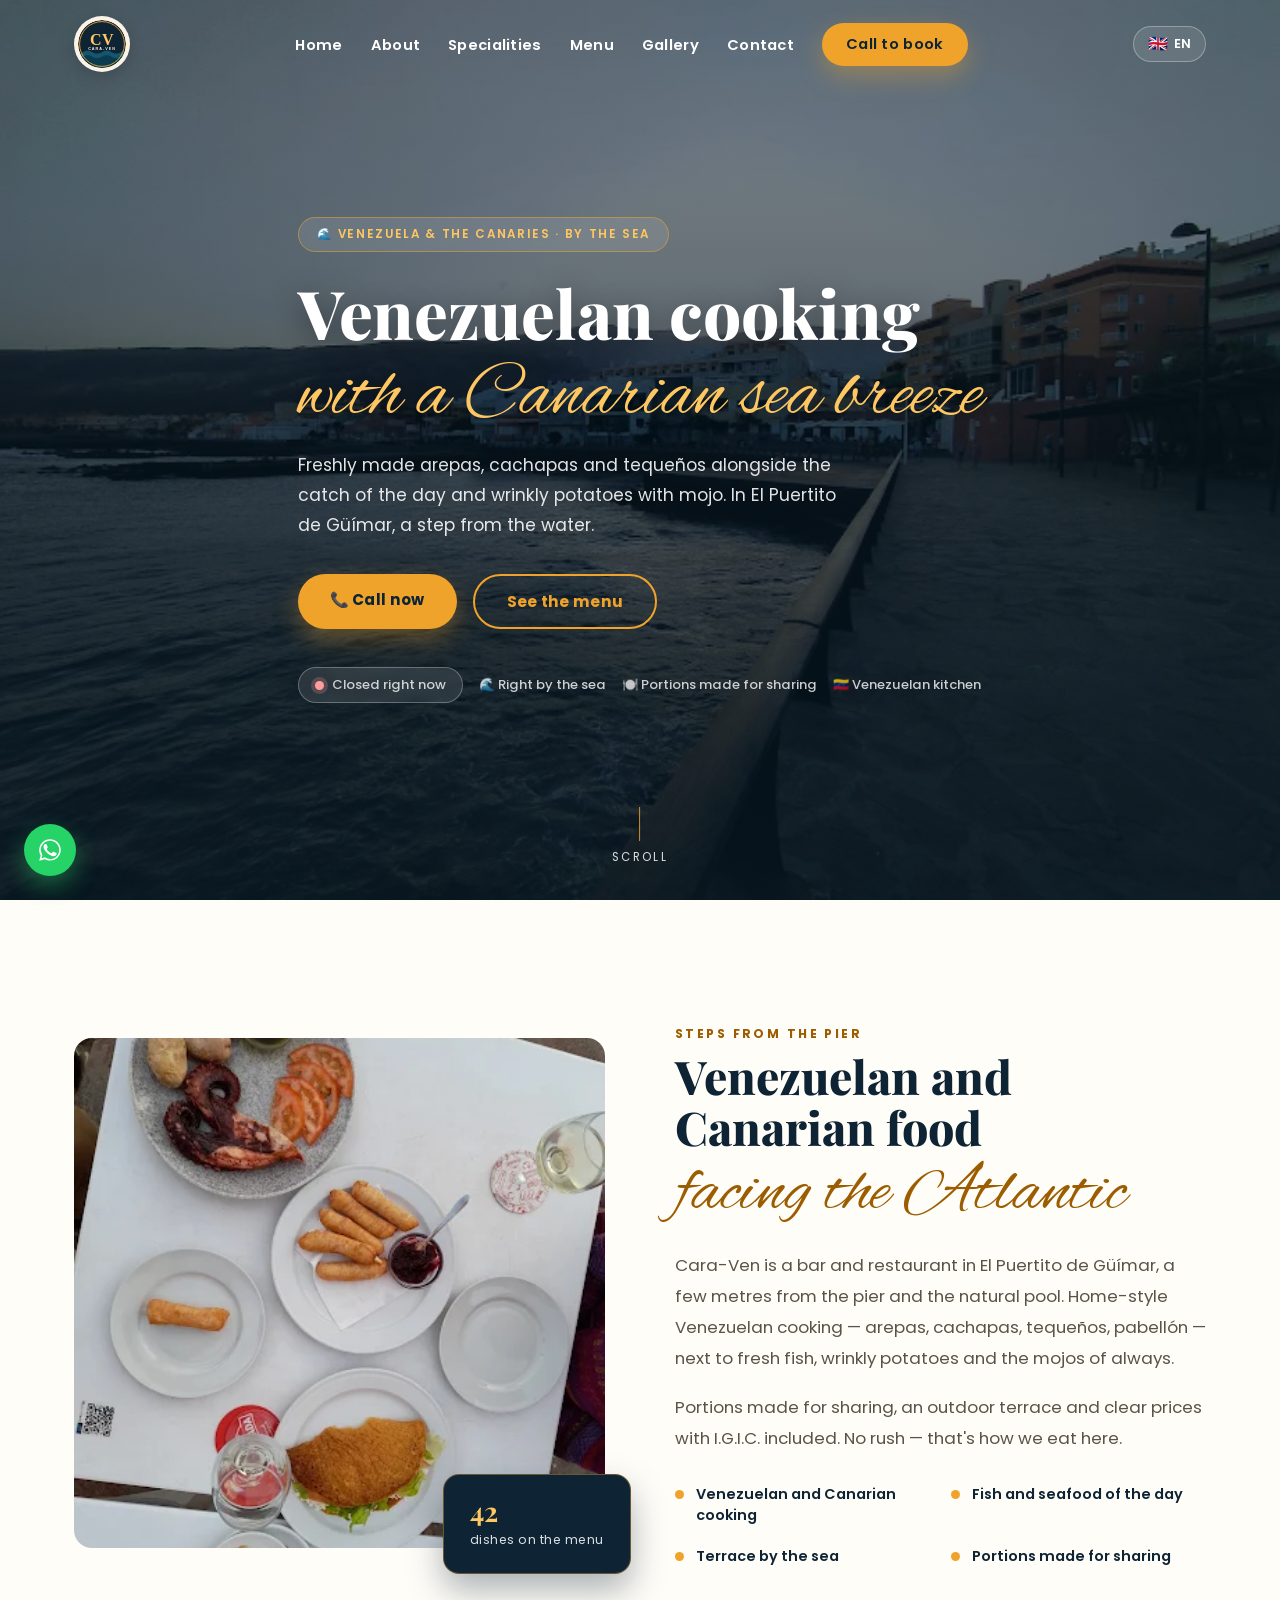
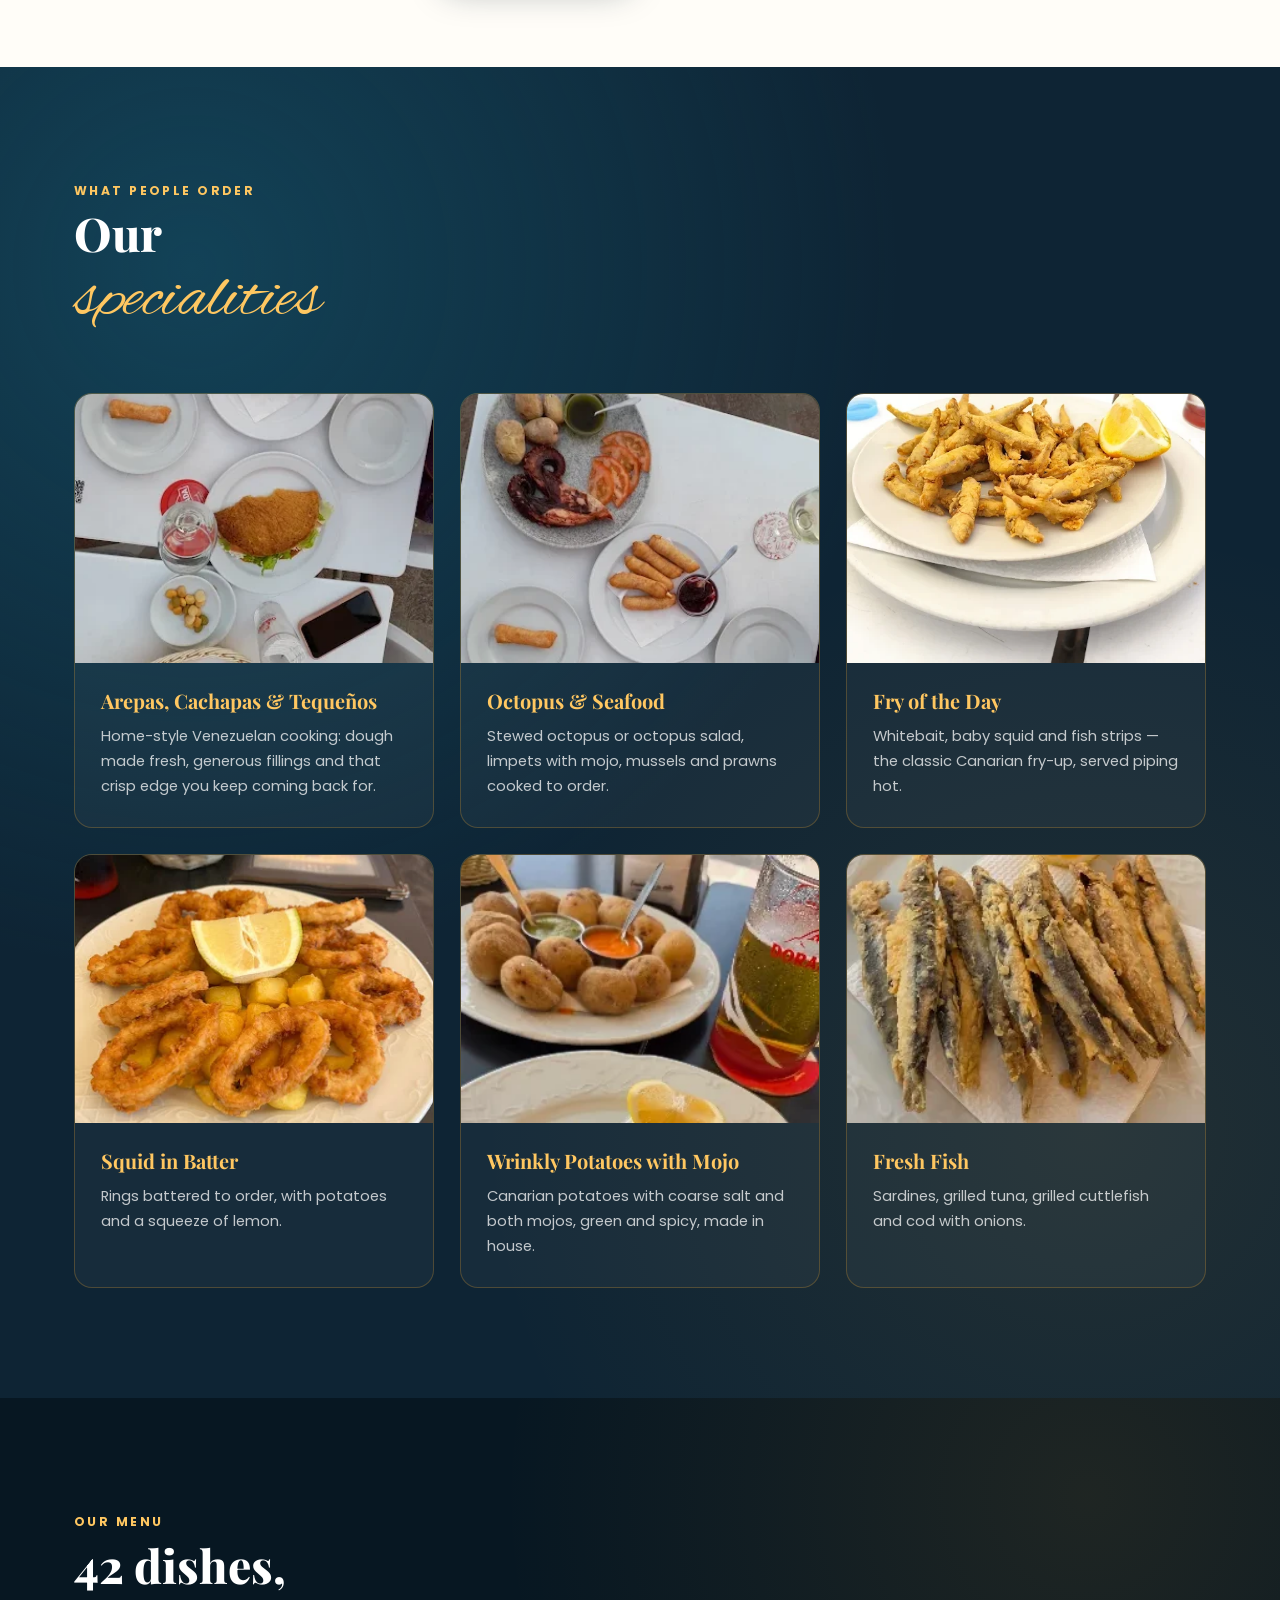
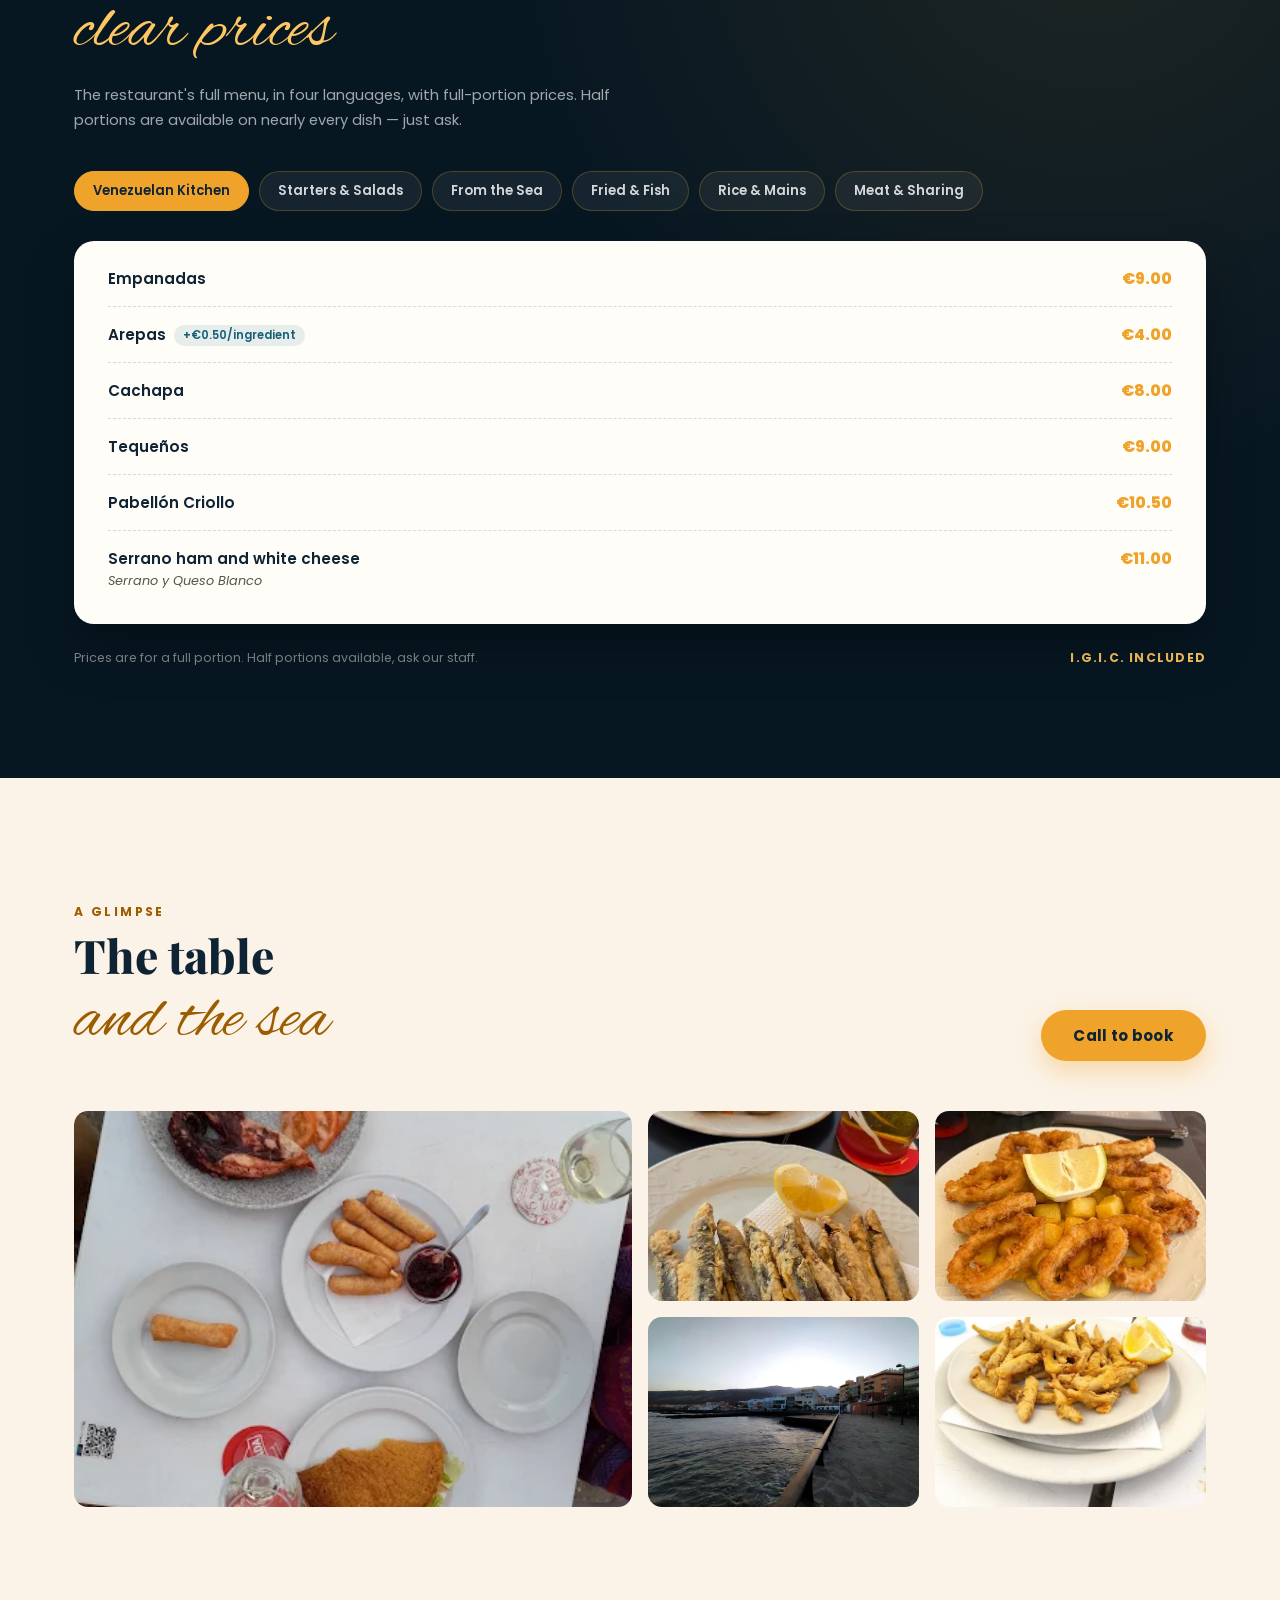
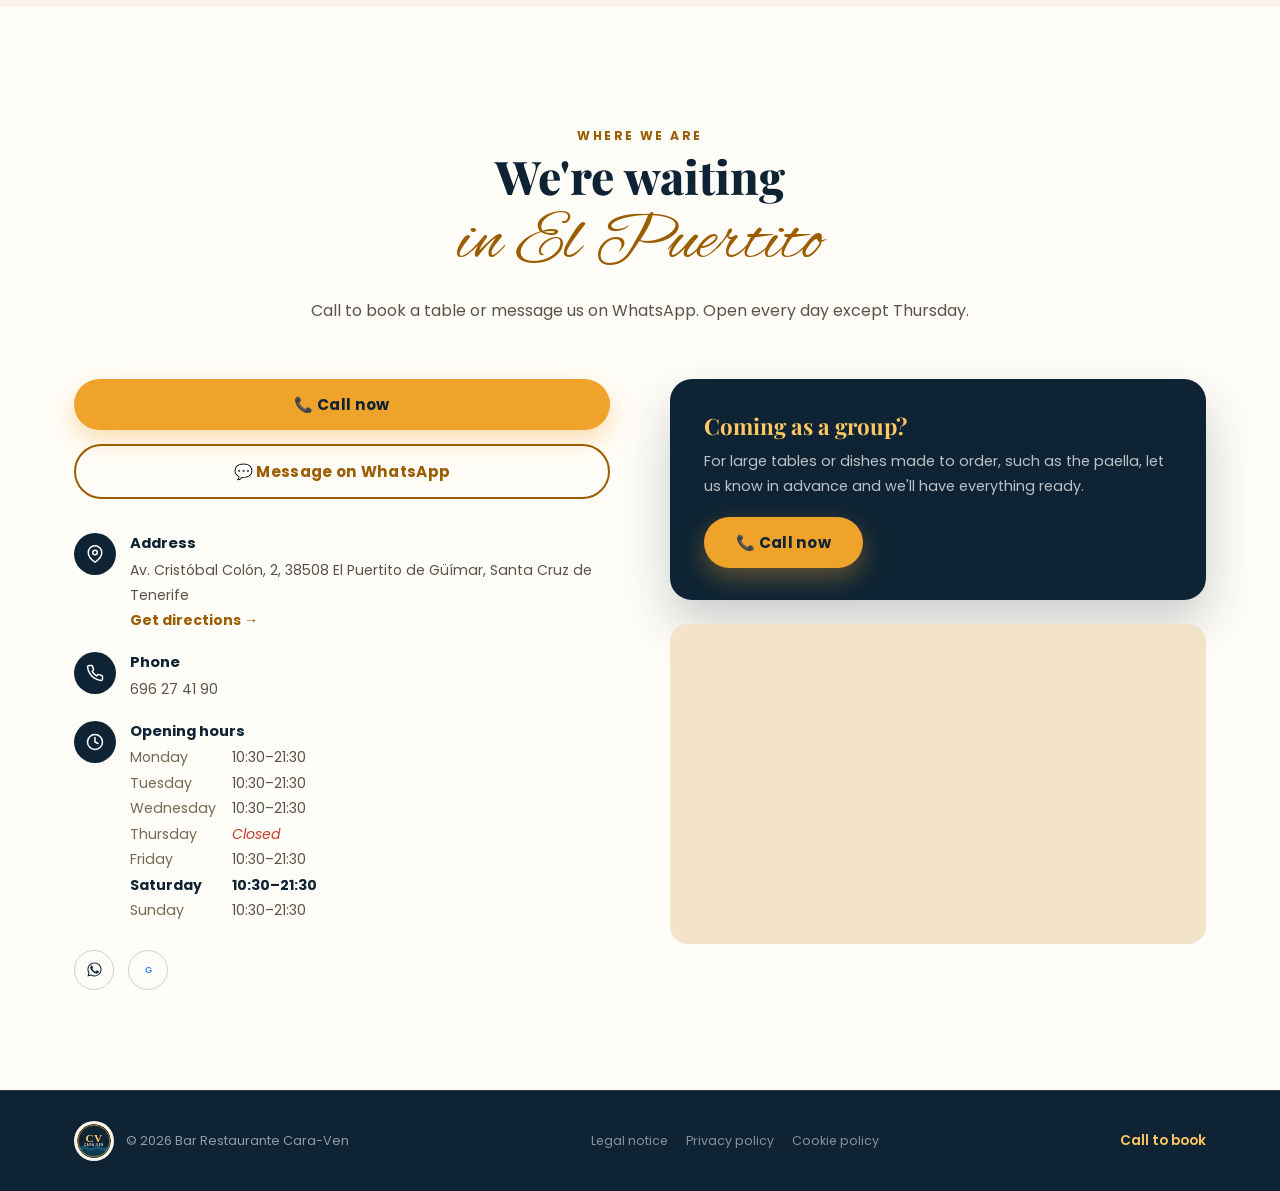
<file: index.html>
<!DOCTYPE html>
<html lang="es">
<head>
<meta charset="UTF-8">
<meta name="viewport" content="width=device-width, initial-scale=1.0">
<title>Bar Restaurante Cara-Ven · El Puertito de Güímar, Tenerife</title>
<meta name="description" content="Cocina venezolana y canaria frente al mar en El Puertito de Güímar, Tenerife. Arepas, tequeños, pescado fresco y papas arrugadas con mojo para compartir.">
<meta name="theme-color" content="#0E2434">

<link rel="canonical" href="https://retuertographic.github.io/cravn/">
<link rel="alternate" hreflang="x-default" href="https://retuertographic.github.io/cravn/">

<meta property="og:type" content="restaurant">
<meta property="og:site_name" content="Bar Restaurante Cara-Ven">
<meta property="og:url" content="https://retuertographic.github.io/cravn/">
<meta property="og:title" content="Bar Restaurante Cara-Ven · El Puertito de Güímar">
<meta property="og:description" content="Cocina venezolana y canaria frente al mar. Arepas, tequeños, pescado fresco y papas arrugadas con mojo en El Puertito de Güímar, Tenerife.">
<meta property="og:image" content="https://retuertographic.github.io/cravn/img/mesa-compartir.webp">
<meta property="og:image:width" content="382">
<meta property="og:image:height" content="510">
<meta property="og:image:alt" content="Mesa de Cara-Ven con pulpo, tequeños, croquetas y papas arrugadas">
<meta property="og:locale" content="es_ES">
<meta name="twitter:card" content="summary_large_image">

<link rel="preconnect" href="https://fonts.googleapis.com">
<link rel="preconnect" href="https://fonts.gstatic.com" crossorigin>
<link href="https://fonts.googleapis.com/css2?family=Alex+Brush&family=Playfair+Display:wght@600;700;800;900&family=Poppins:wght@300;400;500;600;700&display=swap" rel="stylesheet">
<link rel="icon" href="img/logo-caraven.svg" type="image/svg+xml">
<link rel="apple-touch-icon" href="img/logo-caraven.svg">
<link rel="stylesheet" href="assets/site.css">

<script type="application/ld+json">
{
  "@context": "https://schema.org",
  "@type": "Restaurant",
  "name": "Bar Restaurante Cara-Ven",
  "servesCuisine": ["Venezolana", "Canaria", "Pescado y marisco"],
  "priceRange": "€€",
  "currenciesAccepted": "EUR",
  "telephone": "+34696274190",
  "url": "https://retuertographic.github.io/cravn/",
  "image": "https://retuertographic.github.io/cravn/img/mesa-compartir.webp",
  "hasMenu": "https://retuertographic.github.io/cravn/#carta",
  "acceptsReservations": "True",
  "address": {
    "@type": "PostalAddress",
    "streetAddress": "Av. Cristóbal Colón, 2",
    "addressLocality": "El Puertito de Güímar",
    "postalCode": "38508",
    "addressRegion": "Santa Cruz de Tenerife",
    "addressCountry": "ES"
  },
  "openingHoursSpecification": [{
    "@type": "OpeningHoursSpecification",
    "dayOfWeek": ["Monday","Tuesday","Wednesday","Friday","Saturday","Sunday"],
    "opens": "10:30",
    "closes": "21:30"
  }]
}
</script>
</head>
<body>
<a class="skip-link" href="#contenido">Saltar al contenido</a>

<!-- ================= CABECERA ================= -->
<header id="site-header">
  <div class="wrap">
    <nav>
      <a href="index.html#inicio" class="brand" aria-label="Bar Restaurante Cara-Ven">
        <span class="badge"><img src="img/logo-caraven.svg" alt="Bar Restaurante Cara-Ven" width="56" height="56"></span>
      </a>

      <ul class="nav-links" id="navLinks">
        <li><a href="index.html#inicio" data-i18n="nav_home">Inicio</a></li>
        <li><a href="index.html#nosotros" data-i18n="nav_about">Nosotros</a></li>
        <li><a href="index.html#especialidades" data-i18n="nav_especialidades">Especialidades</a></li>
        <li><a href="index.html#carta" data-i18n="nav_carta">Carta</a></li>
        <li><a href="index.html#galeria" data-i18n="nav_gallery">Galería</a></li>
        <li><a href="index.html#contacto" data-i18n="nav_contact">Contacto</a></li>
        <li><a href="tel:+34696274190" class="btn" data-i18n="nav_call">Llamar y reservar</a></li>
      </ul>

      <div class="lang-switch" id="langSwitch">
        <button class="lang-btn" id="langBtn" aria-label="Idioma"><span class="flag" id="langFlag">🇪🇸</span><span id="langCode">ES</span></button>
        <div class="lang-menu" id="langMenu">
          <button data-lang="es"><span class="flag">🇪🇸</span> Español</button>
          <button data-lang="en"><span class="flag">🇬🇧</span> English</button>
          <button data-lang="de"><span class="flag">🇩🇪</span> Deutsch</button>
          <button data-lang="fr"><span class="flag">🇫🇷</span> Français</button>
        </div>
      </div>

      <button class="burger" id="burgerBtn" aria-label="Abrir menú">☰</button>
    </nav>
  </div>
</header>

<main id="contenido">

<!-- ================= HERO ================= -->
<section class="hero" id="inicio">
  <div class="wrap">
    <span class="hero-tag" data-i18n="hero_tag">🌊 Venezuela &amp; Canarias · Frente al mar</span>
    <h1><span data-i18n="hero_title1">Cocina venezolana</span><span class="script" data-i18n="hero_title2">con sabor a mar canario</span></h1>
    <p data-i18n="hero_p">Arepas, cachapas y tequeños recién hechos junto al pescado del día y las papas arrugadas con mojo. En El Puertito de Güímar, a un paso del agua.</p>
    <div class="hero-ctas">
      <a href="tel:+34696274190" class="btn" data-i18n="cta_call">📞 Llamar ahora</a>
      <a href="#carta" class="btn outline" data-i18n="hero_btn2">Ver la carta</a>
    </div>
    <div class="hero-badges">
      <span class="open-pill" id="openPill"><i class="dot"></i><span class="op-label" data-i18n="open_now">Abierto ahora</span></span>
      <span data-i18n="badge_sea">🌊 Frente al mar</span>
      <span data-i18n="badge_share">🍽️ Raciones para compartir</span>
      <span data-i18n="badge_ven">🇻🇪 Cocina venezolana</span>
    </div>
  </div>
  <div class="scroll-cue"><i></i><span data-i18n="hero_scroll">Baja</span></div>
</section>

<!-- ================= NOSOTROS ================= -->
<section class="intro" id="nosotros">
  <div class="wrap">
    <div class="intro-grid">
      <div class="intro-media">
        <img src="img/mesa-compartir.webp" alt="Mesa con pulpo, papas arrugadas, tequeños y croquetas en Cara-Ven" loading="lazy" width="382" height="510">
        <div class="float-card">
          <strong data-i18n="intro_float_num">42</strong>
          <span data-i18n="intro_float_label">platos en la carta</span>
        </div>
      </div>
      <div class="intro-text">
        <span class="eyebrow" data-i18n="intro_eyebrow">A un paso del muelle</span>
        <h2 class="section-title"><span data-i18n="intro_title1">Cocina venezolana y canaria</span><span class="accent" data-i18n="intro_title2">frente al Atlántico</span></h2>
        <p data-i18n="intro_p1">Cara-Ven es un bar restaurante de El Puertito de Güímar, a pocos metros del muelle y de la piscina natural. Cocina venezolana de casa —arepas, cachapas, tequeños, pabellón— junto al pescado fresco, las papas arrugadas y los mojos de toda la vida.</p>
        <p data-i18n="intro_p2">Raciones pensadas para compartir, terraza al aire libre y precios claros con I.G.I.C. incluido. Sin prisa, como se come aquí.</p>
        <ul class="intro-points">
          <li><span class="dot"></span><span data-i18n="intro_point1">Cocina venezolana y canaria</span></li>
          <li><span class="dot"></span><span data-i18n="intro_point2">Pescado y marisco del día</span></li>
          <li><span class="dot"></span><span data-i18n="intro_point3">Terraza junto al mar</span></li>
          <li><span class="dot"></span><span data-i18n="intro_point4">Raciones para compartir</span></li>
        </ul>
      </div>
    </div>
  </div>
</section>

<!-- ================= ESPECIALIDADES ================= -->
<section class="seleccion" id="especialidades">
  <div class="wrap">
    <span class="eyebrow" data-i18n="esp_eyebrow">Lo que más sale</span>
    <h2 class="section-title"><span data-i18n="esp_title1">Nuestras</span><span class="accent" data-i18n="esp_title2">especialidades</span></h2>
    <div class="sel-grid">
      <div class="sel-card">
        <div class="thumb"><img src="img/esp-venezolano.webp" alt="Tequeños y empanada venezolana" loading="lazy" width="342" height="256"></div>
        <div class="body"><h3 data-i18n="esp1_title">Arepas, Cachapas y Tequeños</h3><p data-i18n="esp1_p">La cocina venezolana de casa: masa recién hecha, rellenos generosos y ese punto crujiente que engancha.</p></div>
      </div>
      <div class="sel-card">
        <div class="thumb"><img src="img/esp-pulpo.webp" alt="Pulpo con papas arrugadas y tomate aliñado" loading="lazy" width="342" height="256"></div>
        <div class="body"><h3 data-i18n="esp2_title">Pulpo y Mariscos</h3><p data-i18n="esp2_p">Pulpo guisado o a la vinagreta, lapas con mojo, mejillones y langostinos hechos al momento.</p></div>
      </div>
      <div class="sel-card">
        <div class="thumb"><img src="img/gueldes.webp" alt="Gueldes fritos con limón" loading="lazy" width="680" height="390"></div>
        <div class="body"><h3 data-i18n="esp3_title">Fritura del Día</h3><p data-i18n="esp3_p">Gueldes, chopitos y churros de pescado — la fritura canaria de siempre, servida bien caliente.</p></div>
      </div>
      <div class="sel-card">
        <div class="thumb"><img src="img/calamares.webp" alt="Calamares a la romana con papas" loading="lazy" width="382" height="510"></div>
        <div class="body"><h3 data-i18n="esp4_title">Calamares a la Romana</h3><p data-i18n="esp4_p">Anillas rebozadas en el momento, con papas y un golpe de limón.</p></div>
      </div>
      <div class="sel-card">
        <div class="thumb"><img src="img/esp-papas.webp" alt="Papas arrugadas con mojo verde y mojo picón" loading="lazy" width="287" height="215"></div>
        <div class="body"><h3 data-i18n="esp5_title">Papas Arrugadas con Mojo</h3><p data-i18n="esp5_p">Papa canaria con sal gruesa y los dos mojos, verde y picón, hechos en casa.</p></div>
      </div>
      <div class="sel-card">
        <div class="thumb"><img src="img/esp-sardinas.webp" alt="Sardinas fritas con limón" loading="lazy" width="287" height="215"></div>
        <div class="body"><h3 data-i18n="esp6_title">Pescado Fresco</h3><p data-i18n="esp6_p">Sardinas, atún a la plancha, chocos asados y bacalao encebollado.</p></div>
      </div>
    </div>
  </div>
</section>

<!-- ================= CARTA ================= -->
<section class="carta" id="carta">
  <div class="wrap">
    <span class="eyebrow" data-i18n="carta_eyebrow">Nuestra carta</span>
    <h2 class="section-title"><span data-i18n="carta_title1">42 platos,</span><span class="accent" data-i18n="carta_title2">precios claros</span></h2>
    <p class="carta-sub" data-i18n="carta_sub">Toda la carta del restaurante, en cuatro idiomas y con los precios de ración. Media ración disponible en casi todos los platos: pregunta al personal.</p>
    <div class="menu-tabs" id="cartaTabs"><div class="menu-loading" data-i18n="carta_loading">Cargando la carta…</div></div>
    <div class="menu-panel" id="cartaPanel"></div>
    <div class="menu-foot">
      <small id="cartaPortionNote"></small>
      <span class="tax" id="cartaTaxNote"></span>
    </div>
  </div>
</section>

<!-- ================= GALERÍA ================= -->
<section class="gallery" id="galeria">
  <div class="wrap">
    <div class="gallery-head">
      <div>
        <span class="eyebrow" data-i18n="gallery_eyebrow">Un vistazo</span>
        <h2 class="section-title" style="margin-bottom:0;"><span data-i18n="gallery_title1">La mesa</span><span class="accent" data-i18n="gallery_title2">y el mar</span></h2>
      </div>
      <a href="tel:+34696274190" class="btn" data-i18n="nav_call">Llamar y reservar</a>
    </div>
    <div class="gallery-grid" id="galleryGrid">
      <a href="img/mesa-compartir.webp" class="g1"><img src="img/mesa-compartir.webp" alt="Mesa para compartir: pulpo, tequeños, croquetas y papas arrugadas" loading="lazy" width="382" height="510"></a>
      <a href="img/sardinas-papas.webp"><img src="img/sardinas-papas.webp" alt="Sardinas fritas y papas arrugadas con mojo" loading="lazy" width="287" height="510"></a>
      <a href="img/calamares.webp"><img src="img/calamares.webp" alt="Calamares a la romana con papas" loading="lazy" width="382" height="510"></a>
      <a href="img/puertito-guimar.webp"><img src="img/puertito-guimar.webp" alt="El muelle de El Puertito de Güímar al atardecer" loading="lazy" width="680" height="510"></a>
      <a href="img/gueldes.webp"><img src="img/gueldes.webp" alt="Gueldes fritos con limón" loading="lazy" width="680" height="390"></a>
    </div>
  </div>
</section>

<div class="lightbox" id="lightbox">
  <button class="lightbox-close" id="lightboxClose" aria-label="Cerrar">&times;</button>
  <img src="[data-uri]" alt="" id="lightboxImg">
</div>

<!-- ================= CONTACTO ================= -->
<section class="contact" id="contacto">
  <div class="wrap">
    <div class="contact-head">
      <span class="eyebrow" data-i18n="contact_eyebrow">Dónde estamos</span>
      <h2 class="section-title"><span data-i18n="contact_title1">Te esperamos</span><span class="accent" data-i18n="contact_title2">en El Puertito</span></h2>
      <p style="color:var(--text-soft);" data-i18n="contact_p">Llámanos para reservar mesa o escríbenos por WhatsApp. Abrimos todos los días menos el jueves.</p>
    </div>

    <div class="contact-grid">
      <div>
        <div class="quick-actions">
          <a href="tel:+34696274190" class="btn" data-i18n="cta_call">📞 Llamar ahora</a>
          <a href="https://wa.me/34696274190" target="_blank" rel="noopener" class="btn outline" data-i18n="cta_whatsapp">💬 Escribir por WhatsApp</a>
        </div>
        <ul class="info-list">
          <li>
            <div class="ic"><svg viewBox="0 0 24 24" fill="none" stroke="#fff" stroke-width="2" stroke-linecap="round" stroke-linejoin="round" width="18" height="18"><path d="M21 10c0 7-9 13-9 13s-9-6-9-13a9 9 0 0 1 18 0Z"/><circle cx="12" cy="10" r="3"/></svg></div>
            <div>
              <strong data-i18n="info_address_label">Dirección</strong>
              <span>Av. Cristóbal Colón, 2, 38508 El Puertito de Güímar, Santa Cruz de Tenerife</span><br>
              <a class="go" href="https://www.google.com/maps/dir/?api=1&amp;destination=Av.%20Crist%C3%B3bal%20Col%C3%B3n%2C%202%2C%2038508%20Puertito%20de%20G%C3%BC%C3%ADmar%2C%20Santa%20Cruz%20de%20Tenerife" target="_blank" rel="noopener" data-i18n="info_directions">Cómo llegar →</a>
            </div>
          </li>
          <li>
            <div class="ic"><svg viewBox="0 0 24 24" fill="none" stroke="#fff" stroke-width="2" stroke-linecap="round" stroke-linejoin="round" width="18" height="18"><path d="M22 16.92v3a2 2 0 0 1-2.18 2 19.79 19.79 0 0 1-8.63-3.07 19.5 19.5 0 0 1-6-6 19.79 19.79 0 0 1-3.07-8.67A2 2 0 0 1 4.11 2h3a2 2 0 0 1 2 1.72c.127.96.361 1.903.7 2.81a2 2 0 0 1-.45 2.11L8.09 9.91a16 16 0 0 0 6 6l1.27-1.27a2 2 0 0 1 2.11-.45c.907.339 1.85.573 2.81.7A2 2 0 0 1 22 16.92Z"/></svg></div>
            <div><strong data-i18n="info_phone_label">Teléfono</strong><a href="tel:+34696274190">696 27 41 90</a></div>
          </li>
          <li>
            <div class="ic"><svg viewBox="0 0 24 24" fill="none" stroke="#fff" stroke-width="2" stroke-linecap="round" stroke-linejoin="round" width="18" height="18"><circle cx="12" cy="12" r="10"/><path d="M12 6v6l4 2"/></svg></div>
            <div>
              <strong data-i18n="info_hours_label">Horario</strong>
              <div class="hours-grid">
                <span data-day="mon" data-i18n="day_mon">Lunes</span><span data-day="mon">10:30–21:30</span>
                <span data-day="tue" data-i18n="day_tue">Martes</span><span data-day="tue">10:30–21:30</span>
                <span data-day="wed" data-i18n="day_wed">Miércoles</span><span data-day="wed">10:30–21:30</span>
                <span data-day="thu" data-i18n="day_thu">Jueves</span><span class="closed" data-day="thu" data-i18n="closed">Cerrado</span>
                <span data-day="fri" data-i18n="day_fri">Viernes</span><span data-day="fri">10:30–21:30</span>
                <span data-day="sat" data-i18n="day_sat">Sábado</span><span data-day="sat">10:30–21:30</span>
                <span data-day="sun" data-i18n="day_sun">Domingo</span><span data-day="sun">10:30–21:30</span>
              </div>
            </div>
          </li>
        </ul>
        <div class="socials">
          <a href="https://wa.me/34696274190" target="_blank" rel="noopener" aria-label="WhatsApp" title="WhatsApp"><svg viewBox="0 0 24 24" fill="currentColor"><path d="M12 2C6.5 2 2 6.5 2 12c0 1.8.5 3.5 1.4 5L2 22l5.2-1.4c1.4.8 3.1 1.2 4.8 1.2 5.5 0 10-4.5 10-10S17.5 2 12 2zm0 18.2c-1.6 0-3.1-.4-4.4-1.2l-.3-.2-3.1.8.8-3-.2-.3C4 14 3.5 13 3.5 12c0-4.7 3.8-8.5 8.5-8.5s8.5 3.8 8.5 8.5-3.8 8.5-8.5 8.5z"/><path d="M17.1 14.4c-.3-.1-1.6-.8-1.9-.9-.2-.1-.4-.1-.6.1-.2.3-.7.9-.9 1.1-.2.2-.3.2-.6.1-.3-.1-1.3-.5-2.4-1.5-.9-.8-1.5-1.8-1.6-2.1-.2-.3 0-.5.1-.6.1-.1.3-.4.4-.5.1-.2.2-.3.2-.5.1-.2 0-.4 0-.5-.1-.1-.6-1.5-.9-2.1-.2-.5-.5-.5-.6-.5h-.6c-.2 0-.5.1-.7.4-.3.3-1 1-1 2.4s1 2.8 1.2 3c.1.2 2.1 3.3 5.2 4.6.7.3 1.3.5 1.7.6.7.2 1.4.2 1.9.1.6-.1 1.6-.7 1.9-1.3.2-.6.2-1.2.2-1.3-.1-.1-.3-.2-.6-.4z"/></svg></a>
          <a href="https://www.google.com/maps/search/?api=1&amp;query=Bar%20Restaurante%20Cara-Ven%20Puertito%20de%20G%C3%BC%C3%ADmar" target="_blank" rel="noopener" aria-label="Google Maps" title="Google Maps"><svg viewBox="0 0 24 24" width="22" height="22"><circle cx="12" cy="12" r="10" fill="#fff"/><text x="12" y="16.5" text-anchor="middle" font-size="13" font-weight="700" font-family="Arial, sans-serif" fill="#4285F4">G</text></svg></a>
        </div>
      </div>

      <div>
        <div class="contact-card">
          <h3 data-i18n="cc_title">¿Vienes en grupo?</h3>
          <p data-i18n="cc_p">Para mesas grandes o encargos como la paella, avísanos con antelación y lo dejamos todo preparado.</p>
          <div class="cc-actions">
            <a href="tel:+34696274190" class="btn" data-i18n="cta_call">📞 Llamar ahora</a>
          </div>
        </div>
        <div class="map-box">
          <iframe id="siteMap" title="Ubicación de Bar Restaurante Cara-Ven"
            src="https://www.google.com/maps?q=Av.%20Crist%C3%B3bal%20Col%C3%B3n%2C%202%2C%2038508%20Puertito%20de%20G%C3%BC%C3%ADmar%2C%20Santa%20Cruz%20de%20Tenerife&amp;output=embed"
            loading="lazy" referrerpolicy="no-referrer-when-downgrade" allowfullscreen></iframe>
        </div>
      </div>
    </div>
  </div>
</section>

</main>

<!-- ================= PIE ================= -->
<footer>
  <div class="wrap">
    <div class="f-brand">
      <span class="badge"><img src="img/logo-caraven.svg" alt="Bar Restaurante Cara-Ven" width="56" height="56"></span>
      <span>© <span id="year"></span> Bar Restaurante Cara-Ven</span>
    </div>
    <div class="legal-links">
      <button type="button" data-legal-tab="aviso" data-i18n="footer_legal">Aviso legal</button>
      <button type="button" data-legal-tab="privacidad" data-i18n="footer_privacy">Política de privacidad</button>
      <button type="button" data-legal-tab="cookies" data-i18n="footer_cookies">Política de cookies</button>
    </div>
    <a href="tel:+34696274190" class="book" data-i18n="nav_call">Llamar y reservar</a>
  </div>

<a class="wa-float" href="https://wa.me/34696274190" target="_blank" rel="noopener" aria-label="WhatsApp">
  <svg viewBox="0 0 24 24" fill="currentColor"><path d="M12 2C6.5 2 2 6.5 2 12c0 1.8.5 3.5 1.4 5L2 22l5.2-1.4c1.4.8 3.1 1.2 4.8 1.2 5.5 0 10-4.5 10-10S17.5 2 12 2zm0 18.2c-1.6 0-3.1-.4-4.4-1.2l-.3-.2-3.1.8.8-3-.2-.3C4 14 3.5 13 3.5 12c0-4.7 3.8-8.5 8.5-8.5s8.5 3.8 8.5 8.5-3.8 8.5-8.5 8.5z"/><path d="M17.1 14.4c-.3-.1-1.6-.8-1.9-.9-.2-.1-.4-.1-.6.1-.2.3-.7.9-.9 1.1-.2.2-.3.2-.6.1-.3-.1-1.3-.5-2.4-1.5-.9-.8-1.5-1.8-1.6-2.1-.2-.3 0-.5.1-.6.1-.1.3-.4.4-.5.1-.2.2-.3.2-.5.1-.2 0-.4 0-.5-.1-.1-.6-1.5-.9-2.1-.2-.5-.5-.5-.6-.5h-.6c-.2 0-.5.1-.7.4-.3.3-1 1-1 2.4s1 2.8 1.2 3c.1.2 2.1 3.3 5.2 4.6.7.3 1.3.5 1.7.6.7.2 1.4.2 1.9.1.6-.1 1.6-.7 1.9-1.3.2-.6.2-1.2.2-1.3-.1-.1-.3-.2-.6-.4z"/></svg>
</a>
</footer>


<button class="to-top" id="toTop" aria-label="Volver arriba">
  <svg viewBox="0 0 24 24" fill="none" stroke="currentColor" stroke-width="2.4" stroke-linecap="round" stroke-linejoin="round"><path d="M18 15l-6-6-6 6"/></svg>
</button>

<!-- ================= MODAL LEGAL ================= -->
<div class="legal-modal" id="legalModal">
  <div class="legal-box" role="dialog" aria-modal="true" aria-labelledby="legalModalTitle">
    <div class="legal-head">
      <h3 id="legalModalTitle" data-i18n="legal_modal_title">Información legal</h3>
      <button class="legal-close" id="legalClose" aria-label="Cerrar">&times;</button>
    </div>
    <div class="legal-tabs">
      <button class="legal-tab active" data-legal-panel="aviso" data-i18n="footer_legal">Aviso legal</button>
      <button class="legal-tab" data-legal-panel="privacidad" data-i18n="footer_privacy">Política de privacidad</button>
      <button class="legal-tab" data-legal-panel="cookies" data-i18n="footer_cookies">Política de cookies</button>
    </div>
    <div class="legal-body">

      <div class="legal-panel active" id="legalPanelAviso">
        <p data-i18n="aviso_p1">En cumplimiento del deber de información del artículo 10 de la Ley 34/2002, de Servicios de la Sociedad de la Información y del Comercio Electrónico (LSSICE), se informa de que el titular de este sitio web es [NOMBRE DEL TITULAR], NIF [NIF], con domicilio en Av. Cristóbal Colón, 2, 38508 El Puertito de Güímar, Santa Cruz de Tenerife.</p>
        <p data-i18n="aviso_p2">Bar Restaurante Cara-Ven no asume responsabilidad derivada de la falta de veracidad, integridad, actualización o precisión de los datos e informaciones contenidos en estas páginas.</p>
        <p data-i18n="aviso_p3">Los textos, imágenes, logotipo y demás contenidos de este sitio son propiedad de Bar Restaurante Cara-Ven o de sus licenciantes. Queda prohibida su reproducción, distribución o comunicación pública sin consentimiento expreso.</p>
        <p data-i18n="aviso_p4">Los precios y platos publicados son orientativos y pueden variar. Algunos platos pueden contener alérgenos: consulta siempre con el personal antes de pedir.</p>
      </div>

      <div class="legal-panel" id="legalPanelPrivacidad">
        <h4 data-i18n="priv_h1">Protección de datos según el RGPD</h4>
        <p data-i18n="priv_p1">Este sitio web es informativo y no dispone de formularios de contacto: no recogemos datos personales a través de la web. Si nos escribes por teléfono o WhatsApp, usaremos tus datos únicamente para atender tu reserva o consulta.</p>
        <h4 data-i18n="priv_h2">¿Con qué finalidad tratamos tus datos?</h4>
        <ul>
          <li data-i18n="priv_l1">Gestionar tu reserva de mesa o tu encargo.</li>
          <li data-i18n="priv_l2">Responder a las consultas que nos hagas por teléfono o WhatsApp.</li>
          <li data-i18n="priv_l3">Cumplir con las obligaciones legales y fiscales del negocio.</li>
          <li data-i18n="priv_l4">No enviamos comunicaciones comerciales sin tu consentimiento expreso.</li>
        </ul>
        <h4 data-i18n="priv_h3">¿Por cuánto tiempo los conservamos?</h4>
        <p data-i18n="priv_p2">El tiempo imprescindible para atender tu reserva o consulta, y después durante el plazo en que pudieran derivarse responsabilidades legales.</p>
        <h4 data-i18n="priv_h4">Legitimación y destinatarios</h4>
        <p data-i18n="priv_p3">El tratamiento se basa en tu solicitud de reserva o información. Tus datos no se ceden a terceros ajenos a Bar Restaurante Cara-Ven, salvo obligación legal.</p>
        <h4 data-i18n="priv_h5">Tus derechos</h4>
        <p data-i18n="priv_p4">Puedes ejercer en cualquier momento tus derechos de acceso, rectificación, supresión, oposición, limitación y portabilidad llamando al 696 27 41 90 o en Av. Cristóbal Colón, 2, 38508 El Puertito de Güímar, Santa Cruz de Tenerife.</p>
        <h4 data-i18n="priv_h6">Propiedad intelectual</h4>
        <p data-i18n="priv_p5">Todos los contenidos de este sitio (textos, imágenes, logotipo) son propiedad de Bar Restaurante Cara-Ven o de sus licenciantes y están protegidos por la normativa de propiedad intelectual. Queda prohibido su uso no autorizado.</p>
      </div>

      <div class="legal-panel" id="legalPanelCookies">
        <h4 data-i18n="cook_h1">¿Qué son las cookies?</h4>
        <p data-i18n="cook_p1">Las cookies son archivos que se descargan en tu equipo al visitar una página web y permiten almacenar y recuperar información sobre tu navegación.</p>
        <h4 data-i18n="cook_h2">Cookies que utilizamos</h4>
        <p data-i18n="cook_p2">Esta web no usa cookies de análisis ni de publicidad. Solo guarda en tu navegador el idioma que elijes, para no volver a preguntártelo. Además, el mapa de Google Maps incrustado puede instalar sus propias cookies conforme a la política de privacidad de Google.</p>
        <h4 data-i18n="cook_h3">Tipos de cookies</h4>
        <ul>
          <li data-i18n="cook_l1">Cookies propias: el idioma que has elegido, guardado en tu propio navegador.</li>
          <li data-i18n="cook_l2">Cookies de terceros: las que pueda instalar el mapa de Google Maps.</li>
          <li data-i18n="cook_l3">Cookies técnicas: necesarias para la navegación y el funcionamiento básico del sitio.</li>
          <li data-i18n="cook_l4">No usamos cookies de análisis, seguimiento ni publicidad.</li>
        </ul>
        <h4 data-i18n="cook_h4">Cómo gestionar las cookies</h4>
        <p data-i18n="cook_p3">Puedes permitir, bloquear o eliminar las cookies desde la configuración de tu navegador (Chrome, Firefox, Safari, Edge, Opera). Bloquear algunas cookies puede afectar al funcionamiento del sitio.</p>
        <h4 data-i18n="cook_h5">Consentimiento</h4>
        <p data-i18n="cook_p4">Al continuar navegando aceptas el uso de estas cookies según lo descrito en esta política. Puedes cambiar tu decisión en cualquier momento eliminando las cookies desde tu navegador.</p>
      </div>

    </div>
  </div>
</div>

<script src="assets/i18n.js"></script>
<script src="menu-data.js"></script>
<script>
/* ---------------- Carta (los datos vienen de menu-data.js) ---------------- */
let cartaData = null;
let cartaCat = 0;

function cartaText(field) {
  const lang = window.CURRENT_LANG || 'es';
  return field[lang] || field.es;
}

function formatPrice(value) {
  const lang = window.CURRENT_LANG || 'es';
  return new Intl.NumberFormat(lang === 'en' ? 'en-GB' : lang, {
    style: 'currency', currency: 'EUR', minimumFractionDigits: 2,
  }).format(value);
}

function renderCartaTabs() {
  const tabsEl = document.getElementById('cartaTabs');
  if (!cartaData) return;
  tabsEl.innerHTML = '';
  cartaData.categories.forEach((cat, i) => {
    const b = document.createElement('button');
    b.className = 'menu-tab' + (i === cartaCat ? ' active' : '');
    b.type = 'button';
    b.textContent = cartaText(cat.name);
    b.addEventListener('click', () => { cartaCat = i; renderCartaTabs(); renderCartaPanel(); });
    tabsEl.appendChild(b);
  });
}

function renderCartaPanel() {
  const panel = document.getElementById('cartaPanel');
  if (!cartaData) return;
  const lang = window.CURRENT_LANG || 'es';
  const cat = cartaData.categories[cartaCat];
  panel.innerHTML = cat.items.map(item => {
    const name = cartaText(item.name);
    // En otros idiomas mostramos también el nombre original en español.
    const alt = (lang !== 'es' && item.name.es !== name)
      ? '<span class="mi-alt">' + item.name.es + '</span>' : '';
    const note = item.note ? '<span class="mi-note">' + cartaText(item.note) + '</span>' : '';
    return '<div class="menu-item"><div class="mi-name">' + name + note + alt +
           '</div><div class="mi-price">' + formatPrice(item.price) + '</div></div>';
  }).join('');

  document.getElementById('cartaPortionNote').textContent = cartaText(cartaData.portion_note);
  document.getElementById('cartaTaxNote').textContent = cartaText(cartaData.tax_note);
}

/* Al cambiar de idioma hay que repintar la carta: los nombres viven en el JSON,
   no en las claves de i18n. */
window.onLanguageChange = function () {
  if (cartaData) { renderCartaTabs(); renderCartaPanel(); }
  const map = document.getElementById('siteMap');
  const lang = window.CURRENT_LANG || 'es';
  if (map && I18N[lang] && I18N[lang].map_title) map.title = I18N[lang].map_title;
};

(function loadCarta() {
  if (!window.MENU_DATA) {
    // menu-data.js no se cargó: avisamos en vez de dejar el hueco vacío.
    const lang = window.CURRENT_LANG || 'es';
    document.getElementById('cartaTabs').innerHTML = '';
    document.getElementById('cartaPanel').innerHTML =
      '<div class="menu-item"><div class="mi-name">' +
      ((I18N[lang] && I18N[lang].carta_error) || I18N.es.carta_error) + '</div></div>';
    return;
  }
  cartaData = window.MENU_DATA;
  renderCartaTabs();
  renderCartaPanel();
})();

/* ---------------- Galería con lightbox ---------------- */
(function () {
  const lightbox = document.getElementById('lightbox');
  const lightboxImg = document.getElementById('lightboxImg');
  document.querySelectorAll('#galleryGrid a').forEach(a => {
    a.addEventListener('click', e => {
      e.preventDefault();
      lightboxImg.src = a.getAttribute('href');
      lightboxImg.alt = a.querySelector('img').alt;
      lightbox.classList.add('open');
    });
  });
  const PIXEL = '[data-uri]';
  const close = () => {
    lightbox.classList.remove('open');
    lightboxImg.src = PIXEL;   // suelta la imagen grande sin dejar el src vacío
  };
  document.getElementById('lightboxClose').addEventListener('click', close);
  lightbox.addEventListener('click', e => { if (e.target === lightbox) close(); });
  document.addEventListener('keydown', e => { if (e.key === 'Escape') close(); });
})();
</script>
<script src="assets/site-common.js"></script>

</body>
</html>
</file>
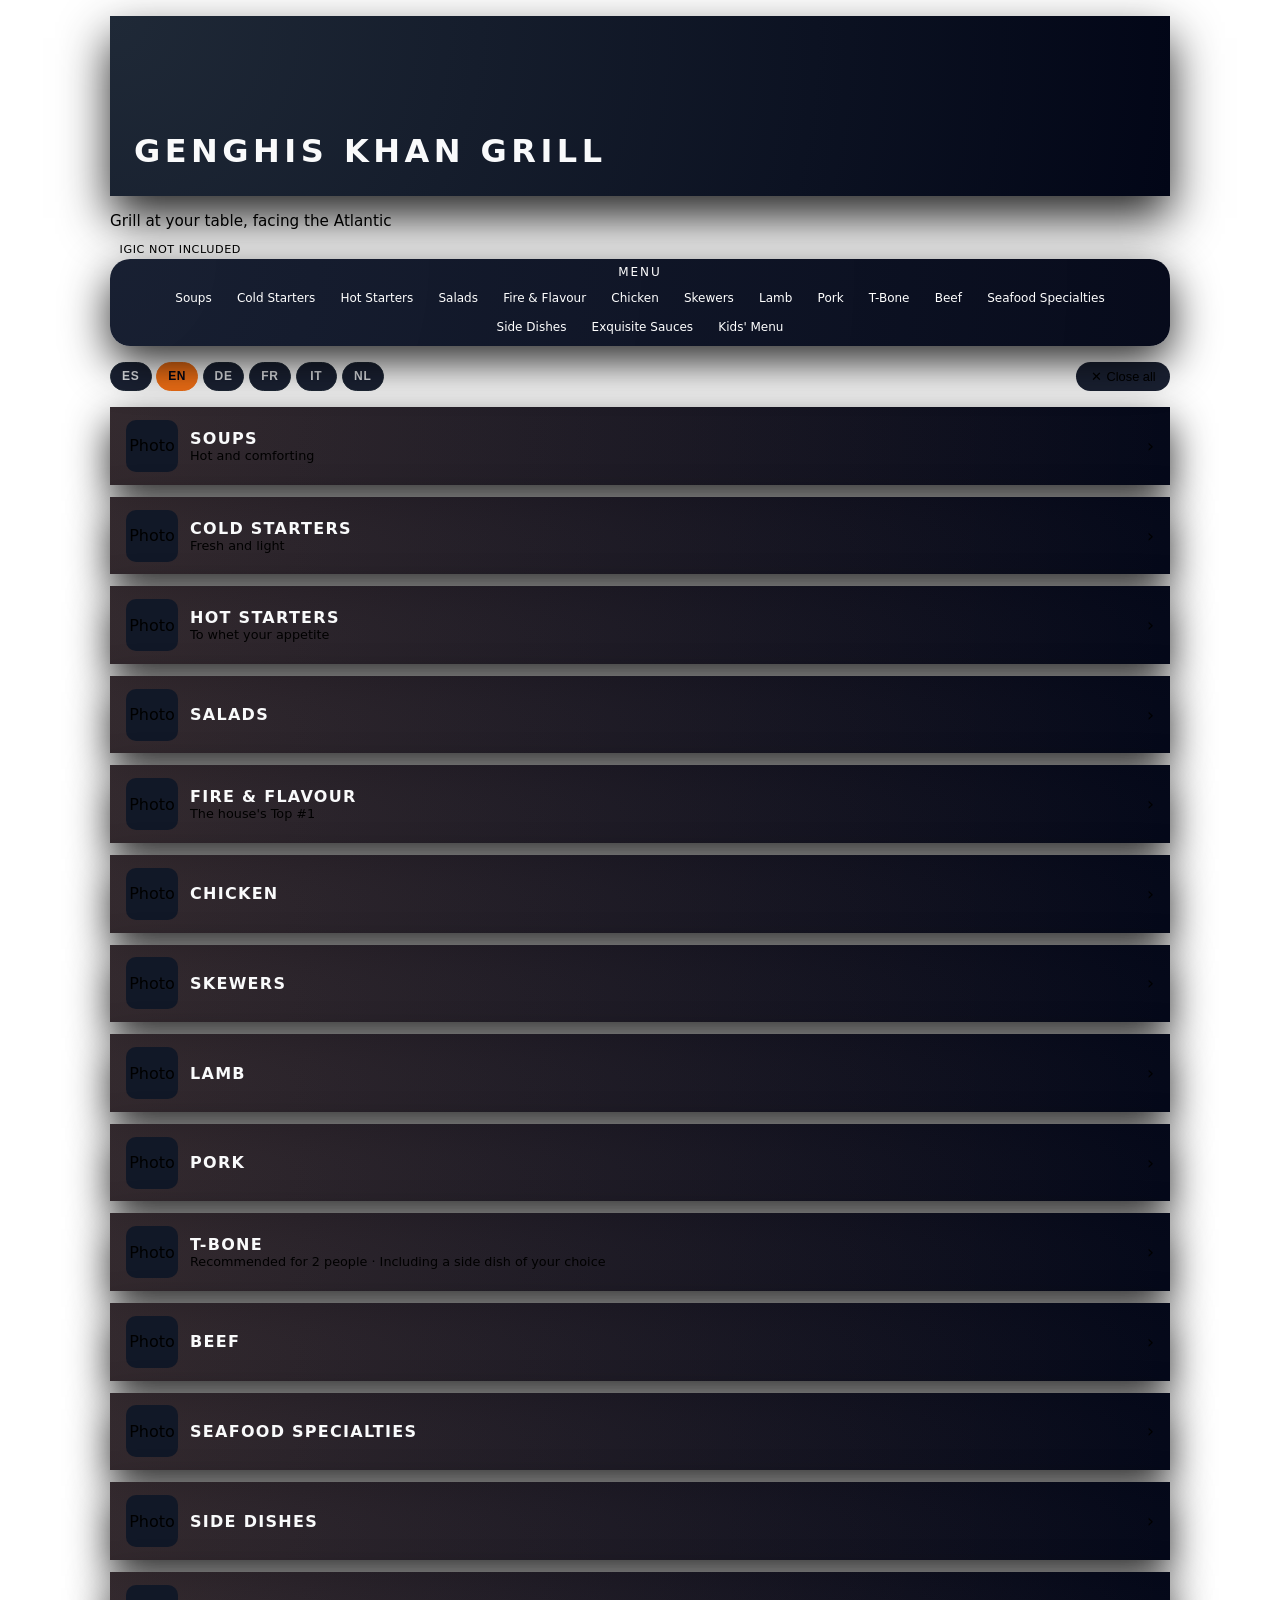
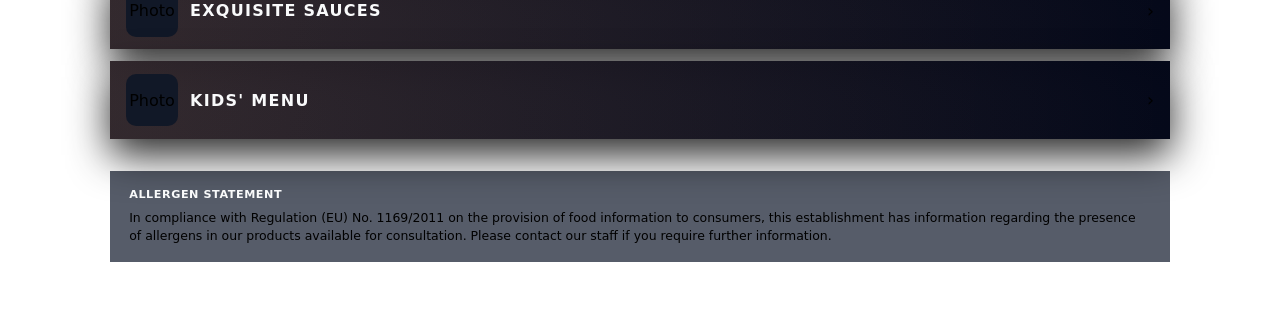
<file: genghis-khan/carta.html>
<!DOCTYPE html>
<html lang="es" style="box-sizing: border-box;scroll-behavior: smooth;">
<head style="box-sizing: border-box;">
<meta charset="UTF-8" style="box-sizing: border-box;">
<meta name="viewport" content="width=device-width, initial-scale=1.0" style="box-sizing: border-box;">
<title style="box-sizing: border-box;">Carta | Genghis Khan Grill</title>

</head>
<body style="box-sizing: border-box;margin: 0;font-family: system-ui,-apple-system,BlinkMacSystemFont,&quot;Segoe UI&quot;,sans-serif;color: var(--text-main);min-height: 100vh;background-color: var(--bg);">
  <div class="page" style="box-sizing: border-box;max-width: 1100px;margin: 0 auto;padding: 1rem 1.25rem 3rem;">
    <div id="top" style="box-sizing: border-box;"></div>

    <header class="hero" style="box-sizing: border-box;position: relative;border-radius: var(--radius);overflow: hidden;border: 1px solid var(--border);box-shadow: 0 22px 45px rgba(0,0,0,.85);margin-bottom: 1rem;background: radial-gradient(circle at top left,#1f2937,#020617);padding: 1.4rem 1.5rem;min-height: 180px;display: flex;flex-direction: column;justify-content: flex-end;">
      <img class="hero-bg" src="https://genghiskhangrilltenerife.com/wp-content/uploads/2026/09/grilled-rack-ribs-with-flames-background.jpg" alt="" loading="eager" onerror="this.remove()" style="box-sizing: border-box;position: absolute;inset: 0;width: 100%;height: 100%;object-fit: cover;opacity: .45;z-index: 0;">
      <h1 class="hero-title" style="box-sizing: border-box;font-size: 2rem;letter-spacing: .14em;text-transform: uppercase;color: #f9fafb;margin: 0 0 .2rem;position: relative;z-index: 2;">Genghis Khan Grill</h1>
      </header><p class="hero-subtitle" style="box-sizing: border-box;margin: 0;font-size: .95rem;color: var(--text-muted);">Parrilla en tu mesa, frente al Atlántico</p>
      <span class="igic-badge" style="box-sizing: border-box;display: inline-block;margin-top: .6rem;padding: .2rem .6rem;border: 1px solid var(--primary);border-radius: 999px;color: var(--primary);font-size: .7rem;text-transform: uppercase;letter-spacing: .05em;align-self: flex-start;">IGIC no incluido</span>


    <div class="top-nav-wrapper" style="box-sizing: border-box;position: sticky;top: 0;z-index: 40;margin-bottom: 1rem;">
      <nav class="top-nav" id="topNav" style="box-sizing: border-box;min-height: var(--nav-height);display: flex;align-items: center;justify-content: center;padding: .4rem .9rem;border-radius: 20px;border: 1px solid var(--border);background: radial-gradient(circle at top left,rgba(15,23,42,.96),rgba(2,6,23,.98));backdrop-filter: blur(14px);box-shadow: 0 16px 45px rgba(0,0,0,.85);flex-wrap: wrap;gap: .4rem;text-align: center;">
        <div class="nav-left" style="box-sizing: border-box;font-size: .75rem;text-transform: uppercase;letter-spacing: .16em;color: #fff;">Menú</div>
        <div class="nav-links" style="box-sizing: border-box;display: flex;gap: .35rem;flex-wrap: wrap;justify-content: center;">
          <a href="#sopas" class="nav-link" data-target="sopas" style="box-sizing: border-box;font-size: .75rem;padding: .25rem .55rem;border-radius: 999px;border: 1px solid transparent;text-decoration: none;background: transparent;color: #fff;cursor: pointer;white-space: nowrap;transition: background .15s,color .15s,border-color .15s;">Sopas</a>
          <a href="#frias" class="nav-link" data-target="frias" style="box-sizing: border-box;font-size: .75rem;padding: .25rem .55rem;border-radius: 999px;border: 1px solid transparent;text-decoration: none;background: transparent;color: #fff;cursor: pointer;white-space: nowrap;transition: background .15s,color .15s,border-color .15s;">Delicias Frías</a>
          <a href="#calientes" class="nav-link" data-target="calientes" style="box-sizing: border-box;font-size: .75rem;padding: .25rem .55rem;border-radius: 999px;border: 1px solid transparent;text-decoration: none;background: transparent;color: #fff;cursor: pointer;white-space: nowrap;transition: background .15s,color .15s,border-color .15s;">Aperitivos Calientes</a>
          <a href="#ensaladas" class="nav-link" data-target="ensaladas" style="box-sizing: border-box;font-size: .75rem;padding: .25rem .55rem;border-radius: 999px;border: 1px solid transparent;text-decoration: none;background: transparent;color: #fff;cursor: pointer;white-space: nowrap;transition: background .15s,color .15s,border-color .15s;">Ensaladas</a>
          <a href="#fuego-sabor" class="nav-link" data-target="fuego-sabor" style="box-sizing: border-box;font-size: .75rem;padding: .25rem .55rem;border-radius: 999px;border: 1px solid transparent;text-decoration: none;background: transparent;color: #fff;cursor: pointer;white-space: nowrap;transition: background .15s,color .15s,border-color .15s;">Fuego &amp; Sabor</a>
          <a href="#pollo" class="nav-link" data-target="pollo" style="box-sizing: border-box;font-size: .75rem;padding: .25rem .55rem;border-radius: 999px;border: 1px solid transparent;text-decoration: none;background: transparent;color: #fff;cursor: pointer;white-space: nowrap;transition: background .15s,color .15s,border-color .15s;">Pollo</a>
          <a href="#brochetas" class="nav-link" data-target="brochetas" style="box-sizing: border-box;font-size: .75rem;padding: .25rem .55rem;border-radius: 999px;border: 1px solid transparent;text-decoration: none;background: transparent;color: #fff;cursor: pointer;white-space: nowrap;transition: background .15s,color .15s,border-color .15s;">Brochetas</a>
          <a href="#cordero" class="nav-link" data-target="cordero" style="box-sizing: border-box;font-size: .75rem;padding: .25rem .55rem;border-radius: 999px;border: 1px solid transparent;text-decoration: none;background: transparent;color: #fff;cursor: pointer;white-space: nowrap;transition: background .15s,color .15s,border-color .15s;">Cordero</a>
          <a href="#cerdo" class="nav-link" data-target="cerdo" style="box-sizing: border-box;font-size: .75rem;padding: .25rem .55rem;border-radius: 999px;border: 1px solid transparent;text-decoration: none;background: transparent;color: #fff;cursor: pointer;white-space: nowrap;transition: background .15s,color .15s,border-color .15s;">Cerdo</a>
          <a href="#chuleton" class="nav-link" data-target="chuleton" style="box-sizing: border-box;font-size: .75rem;padding: .25rem .55rem;border-radius: 999px;border: 1px solid transparent;text-decoration: none;background: transparent;color: #fff;cursor: pointer;white-space: nowrap;transition: background .15s,color .15s,border-color .15s;">Chuletón</a>
          <a href="#ternera" class="nav-link" data-target="ternera" style="box-sizing: border-box;font-size: .75rem;padding: .25rem .55rem;border-radius: 999px;border: 1px solid transparent;text-decoration: none;background: transparent;color: #fff;cursor: pointer;white-space: nowrap;transition: background .15s,color .15s,border-color .15s;">Ternera</a>
          <a href="#mar" class="nav-link" data-target="mar" style="box-sizing: border-box;font-size: .75rem;padding: .25rem .55rem;border-radius: 999px;border: 1px solid transparent;text-decoration: none;background: transparent;color: #fff;cursor: pointer;white-space: nowrap;transition: background .15s,color .15s,border-color .15s;">Especialidades del Mar</a>
          <a href="#acompanamientos" class="nav-link" data-target="acompanamientos" style="box-sizing: border-box;font-size: .75rem;padding: .25rem .55rem;border-radius: 999px;border: 1px solid transparent;text-decoration: none;background: transparent;color: #fff;cursor: pointer;white-space: nowrap;transition: background .15s,color .15s,border-color .15s;">Acompañamientos</a>
          <a href="#salsas" class="nav-link" data-target="salsas" style="box-sizing: border-box;font-size: .75rem;padding: .25rem .55rem;border-radius: 999px;border: 1px solid transparent;text-decoration: none;background: transparent;color: #fff;cursor: pointer;white-space: nowrap;transition: background .15s,color .15s,border-color .15s;">Exquisitas Salsas</a>
          <a href="#ninos" class="nav-link" data-target="ninos" style="box-sizing: border-box;font-size: .75rem;padding: .25rem .55rem;border-radius: 999px;border: 1px solid transparent;text-decoration: none;background: transparent;color: #fff;cursor: pointer;white-space: nowrap;transition: background .15s,color .15s,border-color .15s;">Menú de Niños</a>
        </div>
      </nav>
    </div>

    <section class="controls" style="box-sizing: border-box;display: flex;justify-content: space-between;align-items: center;flex-wrap: wrap;gap: .6rem;margin-bottom: 1rem;">
      <div class="lang-switch" id="langSwitch" role="group" aria-label="Idioma" style="box-sizing: border-box;display: flex;flex-wrap: wrap;gap: .3rem;">
        <button class="lang-btn" type="button" data-lang="es" lang="es" title="Español" style="box-sizing: border-box;min-width: 2.6rem;border-radius: 999px;border: 1px solid var(--border, #1f2937);background: rgba(15,23,42,.95);color: #e5e7eb;padding: .4rem .65rem;font-size: .75rem;font-weight: 600;letter-spacing: .06em;cursor: pointer;transition: background .15s,color .15s,border-color .15s;">ES</button>
        <button class="lang-btn" type="button" data-lang="en" lang="en" title="English" style="box-sizing: border-box;min-width: 2.6rem;border-radius: 999px;border: 1px solid var(--border, #1f2937);background: rgba(15,23,42,.95);color: #e5e7eb;padding: .4rem .65rem;font-size: .75rem;font-weight: 600;letter-spacing: .06em;cursor: pointer;transition: background .15s,color .15s,border-color .15s;">EN</button>
        <button class="lang-btn" type="button" data-lang="de" lang="de" title="Deutsch" style="box-sizing: border-box;min-width: 2.6rem;border-radius: 999px;border: 1px solid var(--border, #1f2937);background: rgba(15,23,42,.95);color: #e5e7eb;padding: .4rem .65rem;font-size: .75rem;font-weight: 600;letter-spacing: .06em;cursor: pointer;transition: background .15s,color .15s,border-color .15s;">DE</button>
        <button class="lang-btn" type="button" data-lang="fr" lang="fr" title="Français" style="box-sizing: border-box;min-width: 2.6rem;border-radius: 999px;border: 1px solid var(--border, #1f2937);background: rgba(15,23,42,.95);color: #e5e7eb;padding: .4rem .65rem;font-size: .75rem;font-weight: 600;letter-spacing: .06em;cursor: pointer;transition: background .15s,color .15s,border-color .15s;">FR</button>
        <button class="lang-btn" type="button" data-lang="it" lang="it" title="Italiano" style="box-sizing: border-box;min-width: 2.6rem;border-radius: 999px;border: 1px solid var(--border, #1f2937);background: rgba(15,23,42,.95);color: #e5e7eb;padding: .4rem .65rem;font-size: .75rem;font-weight: 600;letter-spacing: .06em;cursor: pointer;transition: background .15s,color .15s,border-color .15s;">IT</button>
        <button class="lang-btn" type="button" data-lang="nl" lang="nl" title="Nederlands" style="box-sizing: border-box;min-width: 2.6rem;border-radius: 999px;border: 1px solid var(--border, #1f2937);background: rgba(15,23,42,.95);color: #e5e7eb;padding: .4rem .65rem;font-size: .75rem;font-weight: 600;letter-spacing: .06em;cursor: pointer;transition: background .15s,color .15s,border-color .15s;">NL</button>
      </div>
      <button class="btn-reset" id="closeAllBtn" type="button" style="box-sizing: border-box;border-radius: 999px;border: 1px solid var(--primary);background: rgba(15,23,42,.95);color: var(--primary);padding: .45rem .9rem;font-size: .8rem;cursor: pointer;display: inline-flex;align-items: center;gap: .3rem;"><span style="box-sizing: border-box;">✕</span> <span class="close-all-label" style="box-sizing: border-box;">Cerrar todo</span></button>
    </section>

    <section class="accordion" id="menuAccordion" style="box-sizing: border-box;display: flex;flex-direction: column;gap: .75rem;">

      <!-- 1. Sopas -->
      <article class="accordion-item" data-id="sopas" id="sopas" data-photo="https://genghiskhangrilltenerife.com/wp-content/uploads/2026/09/top-view-tomato-soup-left-side-black-surface.jpg" data-alt="Sopa caliente servida en cuenco" style="box-sizing: border-box;border-radius: var(--radius);border: 1px solid var(--border);background: radial-gradient(circle at top left,rgba(15,23,42,.96),rgba(2,6,23,.99));overflow: hidden;box-shadow: 0 16px 40px rgba(0,0,0,.85);">
        <header class="accordion-header" style="box-sizing: border-box;display: flex;align-items: center;justify-content: space-between;padding: .8rem 1rem;cursor: pointer;background: linear-gradient(to right,rgba(249,115,22,.12),transparent);">
          <div class="accordion-header-left" style="box-sizing: border-box;display: flex;align-items: center;gap: .75rem;min-width: 0;">
            <div class="thumb" style="box-sizing: border-box;width: 52px;height: 52px;border-radius: 10px;overflow: hidden;background: #111827;flex-shrink: 0;border: 1px solid var(--border);display: flex;align-items: center;justify-content: center;"></div>
            <div style="box-sizing: border-box;">
              <div class="category-title" style="box-sizing: border-box;font-size: 1rem;font-weight: 600;letter-spacing: .08em;text-transform: uppercase;color: #f9fafb;">Sopas</div>
              <div class="category-subtitle" style="box-sizing: border-box;font-size: .8rem;color: var(--text-muted);">Calientes y reconfortantes</div>
            </div>
          </div>
          <span class="accordion-icon" style="box-sizing: border-box;margin-left: .5rem;font-size: 1.1rem;color: var(--primary);transition: transform .2s ease;">›</span>
        </header>
        <div class="accordion-body" style="box-sizing: border-box;max-height: 0;overflow: hidden;transition: max-height .22s ease-out;border-top: 1px solid var(--border);background: #020617;">
          <div class="accordion-inner" style="box-sizing: border-box;padding: .8rem 1rem 1.1rem;">
            <div class="items-grid" style="box-sizing: border-box;display: grid;grid-template-columns: 1.25fr .75fr;gap: 1.2rem;">
              <ul class="items-list" style="box-sizing: border-box;list-style: none;margin: 0;padding: 0;display: grid;gap: .45rem;">
                <li class="item-row" style="box-sizing: border-box;display: flex;justify-content: space-between;align-items: baseline;gap: .75rem;border-bottom: 1px dashed #374151;padding-bottom: .35rem;"><div style="box-sizing: border-box;"><span class="item-name" style="box-sizing: border-box;font-size: .92rem;color: #e5e7eb;">1. Sopa de pollo</span></div><span class="item-price" style="box-sizing: border-box;font-size: .9rem;font-weight: 600;color: var(--accent);white-space: nowrap;">9 €</span></li>
                <li class="item-row" style="box-sizing: border-box;display: flex;justify-content: space-between;align-items: baseline;gap: .75rem;border-bottom: 1px dashed #374151;padding-bottom: .35rem;"><div style="box-sizing: border-box;"><span class="item-name" style="box-sizing: border-box;font-size: .92rem;color: #e5e7eb;">2. Sopa de marisco</span></div><span class="item-price" style="box-sizing: border-box;font-size: .9rem;font-weight: 600;color: var(--accent);white-space: nowrap;">13 €</span></li>
                <li class="item-row" style="box-sizing: border-box;display: flex;justify-content: space-between;align-items: baseline;gap: .75rem;border-bottom: 1px dashed #374151;padding-bottom: .35rem;"><div style="box-sizing: border-box;"><span class="item-name" style="box-sizing: border-box;font-size: .92rem;color: #e5e7eb;">3. Sopa de tomate</span></div><span class="item-price" style="box-sizing: border-box;font-size: .9rem;font-weight: 600;color: var(--accent);white-space: nowrap;">8,5 €</span></li>
              </ul>
              <div style="box-sizing: border-box;">
                <div class="section-image" style="box-sizing: border-box;border-radius: 10px;overflow: hidden;min-height: 120px;border: 1px solid #1f2937;display: flex;align-items: center;justify-content: center;background: #111827;"></div>
              </div>
            </div>
          </div>
        </div>
      </article>

      <!-- 2. Delicias Frías -->
      <article class="accordion-item" data-id="frias" id="frias" data-photo="https://genghiskhangrilltenerife.com/wp-content/uploads/2026/09/california-salad-mix-avocado-grapefruit-shrimp-seasoned-with-cayenne-pepper-yogurt.jpg" data-alt="Cóctel de langostinos y aguacate" style="box-sizing: border-box;border-radius: var(--radius);border: 1px solid var(--border);background: radial-gradient(circle at top left,rgba(15,23,42,.96),rgba(2,6,23,.99));overflow: hidden;box-shadow: 0 16px 40px rgba(0,0,0,.85);">
        <header class="accordion-header" style="box-sizing: border-box;display: flex;align-items: center;justify-content: space-between;padding: .8rem 1rem;cursor: pointer;background: linear-gradient(to right,rgba(249,115,22,.12),transparent);">
          <div class="accordion-header-left" style="box-sizing: border-box;display: flex;align-items: center;gap: .75rem;min-width: 0;">
            <div class="thumb" style="box-sizing: border-box;width: 52px;height: 52px;border-radius: 10px;overflow: hidden;background: #111827;flex-shrink: 0;border: 1px solid var(--border);display: flex;align-items: center;justify-content: center;"></div>
            <div style="box-sizing: border-box;">
              <div class="category-title" style="box-sizing: border-box;font-size: 1rem;font-weight: 600;letter-spacing: .08em;text-transform: uppercase;color: #f9fafb;">Delicias Frías</div>
              <div class="category-subtitle" style="box-sizing: border-box;font-size: .8rem;color: var(--text-muted);">Frescas y ligeras</div>
            </div>
          </div>
          <span class="accordion-icon" style="box-sizing: border-box;margin-left: .5rem;font-size: 1.1rem;color: var(--primary);transition: transform .2s ease;">›</span>
        </header>
        <div class="accordion-body" style="box-sizing: border-box;max-height: 0;overflow: hidden;transition: max-height .22s ease-out;border-top: 1px solid var(--border);background: #020617;">
          <div class="accordion-inner" style="box-sizing: border-box;padding: .8rem 1rem 1.1rem;">
            <div class="items-grid" style="box-sizing: border-box;display: grid;grid-template-columns: 1.25fr .75fr;gap: 1.2rem;">
              <ul class="items-list" style="box-sizing: border-box;list-style: none;margin: 0;padding: 0;display: grid;gap: .45rem;">
                <li class="item-row" style="box-sizing: border-box;display: flex;justify-content: space-between;align-items: baseline;gap: .75rem;border-bottom: 1px dashed #374151;padding-bottom: .35rem;"><div style="box-sizing: border-box;"><span class="item-name" style="box-sizing: border-box;font-size: .92rem;color: #e5e7eb;">10. Cóctel de langostinos</span></div><span class="item-price" style="box-sizing: border-box;font-size: .9rem;font-weight: 600;color: var(--accent);white-space: nowrap;">14,5 €</span></li>
                <li class="item-row" style="box-sizing: border-box;display: flex;justify-content: space-between;align-items: baseline;gap: .75rem;border-bottom: 1px dashed #374151;padding-bottom: .35rem;"><div style="box-sizing: border-box;"><span class="item-name" style="box-sizing: border-box;font-size: .92rem;color: #e5e7eb;">11. Melón con jamón ibérico</span></div><span class="item-price" style="box-sizing: border-box;font-size: .9rem;font-weight: 600;color: var(--accent);white-space: nowrap;">14,5 €</span></li>
                <li class="item-row" style="box-sizing: border-box;display: flex;justify-content: space-between;align-items: baseline;gap: .75rem;border-bottom: 1px dashed #374151;padding-bottom: .35rem;"><div style="box-sizing: border-box;"><span class="item-name" style="box-sizing: border-box;font-size: .92rem;color: #e5e7eb;">12. Queso Blanco</span></div><span class="item-price" style="box-sizing: border-box;font-size: .9rem;font-weight: 600;color: var(--accent);white-space: nowrap;">9 €</span></li>
                <li class="item-row" style="box-sizing: border-box;display: flex;justify-content: space-between;align-items: baseline;gap: .75rem;border-bottom: 1px dashed #374151;padding-bottom: .35rem;"><div style="box-sizing: border-box;"><span class="item-name" style="box-sizing: border-box;font-size: .92rem;color: #e5e7eb;">13. Aguacate con langostinos</span></div><span class="item-price" style="box-sizing: border-box;font-size: .9rem;font-weight: 600;color: var(--accent);white-space: nowrap;">14,5 €</span></li>
              </ul>
              <div style="box-sizing: border-box;">
                <div class="section-image" style="box-sizing: border-box;border-radius: 10px;overflow: hidden;min-height: 120px;border: 1px solid #1f2937;display: flex;align-items: center;justify-content: center;background: #111827;"></div>
              </div>
            </div>
          </div>
        </div>
      </article>

      <!-- 3. Aperitivos Calientes -->
      <article class="accordion-item" data-id="calientes" id="calientes" data-photo="https://genghiskhangrilltenerife.com/wp-content/uploads/2026/09/grilled-shrimp-with-herbs-dark-plate.jpg" data-alt="Langostinos al ajillo y gyozas" style="box-sizing: border-box;border-radius: var(--radius);border: 1px solid var(--border);background: radial-gradient(circle at top left,rgba(15,23,42,.96),rgba(2,6,23,.99));overflow: hidden;box-shadow: 0 16px 40px rgba(0,0,0,.85);">
        <header class="accordion-header" style="box-sizing: border-box;display: flex;align-items: center;justify-content: space-between;padding: .8rem 1rem;cursor: pointer;background: linear-gradient(to right,rgba(249,115,22,.12),transparent);">
          <div class="accordion-header-left" style="box-sizing: border-box;display: flex;align-items: center;gap: .75rem;min-width: 0;">
            <div class="thumb" style="box-sizing: border-box;width: 52px;height: 52px;border-radius: 10px;overflow: hidden;background: #111827;flex-shrink: 0;border: 1px solid var(--border);display: flex;align-items: center;justify-content: center;"></div>
            <div style="box-sizing: border-box;">
              <div class="category-title" style="box-sizing: border-box;font-size: 1rem;font-weight: 600;letter-spacing: .08em;text-transform: uppercase;color: #f9fafb;">Aperitivos Calientes</div>
              <div class="category-subtitle" style="box-sizing: border-box;font-size: .8rem;color: var(--text-muted);">Para abrir boca</div>
            </div>
          </div>
          <span class="accordion-icon" style="box-sizing: border-box;margin-left: .5rem;font-size: 1.1rem;color: var(--primary);transition: transform .2s ease;">›</span>
        </header>
        <div class="accordion-body" style="box-sizing: border-box;max-height: 0;overflow: hidden;transition: max-height .22s ease-out;border-top: 1px solid var(--border);background: #020617;">
          <div class="accordion-inner" style="box-sizing: border-box;padding: .8rem 1rem 1.1rem;">
            <div class="items-grid" style="box-sizing: border-box;display: grid;grid-template-columns: 1.25fr .75fr;gap: 1.2rem;">
              <ul class="items-list" style="box-sizing: border-box;list-style: none;margin: 0;padding: 0;display: grid;gap: .45rem;">
                <li class="item-row" style="box-sizing: border-box;display: flex;justify-content: space-between;align-items: baseline;gap: .75rem;border-bottom: 1px dashed #374151;padding-bottom: .35rem;"><div style="box-sizing: border-box;"><span class="item-name" style="box-sizing: border-box;font-size: .92rem;color: #e5e7eb;">30. Edamame con sal marina</span></div><span class="item-price" style="box-sizing: border-box;font-size: .9rem;font-weight: 600;color: var(--accent);white-space: nowrap;">8,5 €</span></li>
                <li class="item-row" style="box-sizing: border-box;display: flex;justify-content: space-between;align-items: baseline;gap: .75rem;border-bottom: 1px dashed #374151;padding-bottom: .35rem;"><div style="box-sizing: border-box;"><span class="item-name" style="box-sizing: border-box;font-size: .92rem;color: #e5e7eb;">31. Rollitos fritos de pollo</span></div><span class="item-price" style="box-sizing: border-box;font-size: .9rem;font-weight: 600;color: var(--accent);white-space: nowrap;">6,5 €</span></li>
                <li class="item-row" style="box-sizing: border-box;display: flex;justify-content: space-between;align-items: baseline;gap: .75rem;border-bottom: 1px dashed #374151;padding-bottom: .35rem;"><div style="box-sizing: border-box;"><span class="item-name" style="box-sizing: border-box;font-size: .92rem;color: #e5e7eb;">32. Langostinos al ajillo</span></div><span class="item-price" style="box-sizing: border-box;font-size: .9rem;font-weight: 600;color: var(--accent);white-space: nowrap;">15 €</span></li>
                <li class="item-row" style="box-sizing: border-box;display: flex;justify-content: space-between;align-items: baseline;gap: .75rem;border-bottom: 1px dashed #374151;padding-bottom: .35rem;"><div style="box-sizing: border-box;"><span class="item-name" style="box-sizing: border-box;font-size: .92rem;color: #e5e7eb;">33. Langostinos fritos</span></div><span class="item-price" style="box-sizing: border-box;font-size: .9rem;font-weight: 600;color: var(--accent);white-space: nowrap;">14,5 €</span></li>
                <li class="item-row" style="box-sizing: border-box;display: flex;justify-content: space-between;align-items: baseline;gap: .75rem;border-bottom: 1px dashed #374151;padding-bottom: .35rem;"><div style="box-sizing: border-box;"><span class="item-name" style="box-sizing: border-box;font-size: .92rem;color: #e5e7eb;">34. Champiñones al ajillo</span></div><span class="item-price" style="box-sizing: border-box;font-size: .9rem;font-weight: 600;color: var(--accent);white-space: nowrap;">12 €</span></li>
                <li class="item-row" style="box-sizing: border-box;display: flex;justify-content: space-between;align-items: baseline;gap: .75rem;border-bottom: 1px dashed #374151;padding-bottom: .35rem;"><div style="box-sizing: border-box;"><span class="item-name" style="box-sizing: border-box;font-size: .92rem;color: #e5e7eb;">35. Champiñones a la crema</span></div><span class="item-price" style="box-sizing: border-box;font-size: .9rem;font-weight: 600;color: var(--accent);white-space: nowrap;">12,5 €</span></li>
                <li class="item-row" style="box-sizing: border-box;display: flex;justify-content: space-between;align-items: baseline;gap: .75rem;border-bottom: 1px dashed #374151;padding-bottom: .35rem;"><div style="box-sizing: border-box;"><span class="item-name" style="box-sizing: border-box;font-size: .92rem;color: #e5e7eb;">36. Mejillones al roquefort</span></div><span class="item-price" style="box-sizing: border-box;font-size: .9rem;font-weight: 600;color: var(--accent);white-space: nowrap;">16,5 €</span></li>
                <li class="item-row" style="box-sizing: border-box;display: flex;justify-content: space-between;align-items: baseline;gap: .75rem;border-bottom: 1px dashed #374151;padding-bottom: .35rem;"><div style="box-sizing: border-box;"><span class="item-name" style="box-sizing: border-box;font-size: .92rem;color: #e5e7eb;">37. Mejillones a la marinera</span></div><span class="item-price" style="box-sizing: border-box;font-size: .9rem;font-weight: 600;color: var(--accent);white-space: nowrap;">15,5 €</span></li>
                <li class="item-row" style="box-sizing: border-box;display: flex;justify-content: space-between;align-items: baseline;gap: .75rem;border-bottom: 1px dashed #374151;padding-bottom: .35rem;"><div style="box-sizing: border-box;"><span class="item-name" style="box-sizing: border-box;font-size: .92rem;color: #e5e7eb;">38. Calamares a la romana</span></div><span class="item-price" style="box-sizing: border-box;font-size: .9rem;font-weight: 600;color: var(--accent);white-space: nowrap;">15,5 €</span></li>
                <li class="item-row" style="box-sizing: border-box;display: flex;justify-content: space-between;align-items: baseline;gap: .75rem;border-bottom: 1px dashed #374151;padding-bottom: .35rem;"><div style="box-sizing: border-box;"><span class="item-name" style="box-sizing: border-box;font-size: .92rem;color: #e5e7eb;">39. Camembert frito con salsa de arándanos</span></div><span class="item-price" style="box-sizing: border-box;font-size: .9rem;font-weight: 600;color: var(--accent);white-space: nowrap;">12,5 €</span></li>
                <li class="item-row" style="box-sizing: border-box;display: flex;justify-content: space-between;align-items: baseline;gap: .75rem;border-bottom: 1px dashed #374151;padding-bottom: .35rem;"><div style="box-sizing: border-box;"><span class="item-name" style="box-sizing: border-box;font-size: .92rem;color: #e5e7eb;">40. Queso blanco a la plancha con salsa de arándanos</span></div><span class="item-price" style="box-sizing: border-box;font-size: .9rem;font-weight: 600;color: var(--accent);white-space: nowrap;">12 €</span></li>
                <li class="item-row" style="box-sizing: border-box;display: flex;justify-content: space-between;align-items: baseline;gap: .75rem;border-bottom: 1px dashed #374151;padding-bottom: .35rem;"><div style="box-sizing: border-box;"><span class="item-name" style="box-sizing: border-box;font-size: .92rem;color: #e5e7eb;">41. Pimiento de padrón</span></div><span class="item-price" style="box-sizing: border-box;font-size: .9rem;font-weight: 600;color: var(--accent);white-space: nowrap;">10,5 €</span></li>
                <li class="item-row" style="box-sizing: border-box;display: flex;justify-content: space-between;align-items: baseline;gap: .75rem;border-bottom: 1px dashed #374151;padding-bottom: .35rem;"><div style="box-sizing: border-box;"><span class="item-name" style="box-sizing: border-box;font-size: .92rem;color: #e5e7eb;">42. Gyozas de pollo</span></div><span class="item-price" style="box-sizing: border-box;font-size: .9rem;font-weight: 600;color: var(--accent);white-space: nowrap;">8 €</span></li>
                <li class="item-row" style="box-sizing: border-box;display: flex;justify-content: space-between;align-items: baseline;gap: .75rem;border-bottom: 1px dashed #374151;padding-bottom: .35rem;"><div style="box-sizing: border-box;"><span class="item-name" style="box-sizing: border-box;font-size: .92rem;color: #e5e7eb;">43. Gyozas de verdura</span></div><span class="item-price" style="box-sizing: border-box;font-size: .9rem;font-weight: 600;color: var(--accent);white-space: nowrap;">8 €</span></li>
              </ul>
              <div style="box-sizing: border-box;">
                <div class="section-image" style="box-sizing: border-box;border-radius: 10px;overflow: hidden;min-height: 120px;border: 1px solid #1f2937;display: flex;align-items: center;justify-content: center;background: #111827;"></div>
              </div>
            </div>
          </div>
        </div>
      </article>

      <!-- 4. Ensaladas -->
      <article class="accordion-item" data-id="ensaladas" id="ensaladas" data-photo="https://genghiskhangrilltenerife.com/wp-content/uploads/2026/09/fresh-green-salad-black-bowl-dark-background.jpg" data-alt="Ensalada fresca de la casa" style="box-sizing: border-box;border-radius: var(--radius);border: 1px solid var(--border);background: radial-gradient(circle at top left,rgba(15,23,42,.96),rgba(2,6,23,.99));overflow: hidden;box-shadow: 0 16px 40px rgba(0,0,0,.85);">
        <header class="accordion-header" style="box-sizing: border-box;display: flex;align-items: center;justify-content: space-between;padding: .8rem 1rem;cursor: pointer;background: linear-gradient(to right,rgba(249,115,22,.12),transparent);">
          <div class="accordion-header-left" style="box-sizing: border-box;display: flex;align-items: center;gap: .75rem;min-width: 0;">
            <div class="thumb" style="box-sizing: border-box;width: 52px;height: 52px;border-radius: 10px;overflow: hidden;background: #111827;flex-shrink: 0;border: 1px solid var(--border);display: flex;align-items: center;justify-content: center;"></div>
            <div style="box-sizing: border-box;"><div class="category-title" style="box-sizing: border-box;font-size: 1rem;font-weight: 600;letter-spacing: .08em;text-transform: uppercase;color: #f9fafb;">Ensaladas</div></div>
          </div>
          <span class="accordion-icon" style="box-sizing: border-box;margin-left: .5rem;font-size: 1.1rem;color: var(--primary);transition: transform .2s ease;">›</span>
        </header>
        <div class="accordion-body" style="box-sizing: border-box;max-height: 0;overflow: hidden;transition: max-height .22s ease-out;border-top: 1px solid var(--border);background: #020617;">
          <div class="accordion-inner" style="box-sizing: border-box;padding: .8rem 1rem 1.1rem;">
            <div class="items-grid" style="box-sizing: border-box;display: grid;grid-template-columns: 1.25fr .75fr;gap: 1.2rem;">
              <ul class="items-list" style="box-sizing: border-box;list-style: none;margin: 0;padding: 0;display: grid;gap: .45rem;">
                <li class="item-row" style="box-sizing: border-box;display: flex;justify-content: space-between;align-items: baseline;gap: .75rem;border-bottom: 1px dashed #374151;padding-bottom: .35rem;"><div style="box-sizing: border-box;"><span class="item-name" style="box-sizing: border-box;font-size: .92rem;color: #e5e7eb;">20. Tomate y Cebolla Aliñada</span></div><span class="item-price" style="box-sizing: border-box;font-size: .9rem;font-weight: 600;color: var(--accent);white-space: nowrap;">9 €</span></li>
                <li class="item-row" style="box-sizing: border-box;display: flex;justify-content: space-between;align-items: baseline;gap: .75rem;border-bottom: 1px dashed #374151;padding-bottom: .35rem;"><div style="box-sizing: border-box;"><span class="item-name" style="box-sizing: border-box;font-size: .92rem;color: #e5e7eb;">21. Ensalada Mixta</span></div><span class="item-price" style="box-sizing: border-box;font-size: .9rem;font-weight: 600;color: var(--accent);white-space: nowrap;">11,5 €</span></li>
                <li class="item-row" style="box-sizing: border-box;display: flex;justify-content: space-between;align-items: baseline;gap: .75rem;border-bottom: 1px dashed #374151;padding-bottom: .35rem;"><div style="box-sizing: border-box;"><span class="item-name" style="box-sizing: border-box;font-size: .92rem;color: #e5e7eb;">22. Ensalada César</span></div><span class="item-price" style="box-sizing: border-box;font-size: .9rem;font-weight: 600;color: var(--accent);white-space: nowrap;">14,5 €</span></li>
                <li class="item-row" style="box-sizing: border-box;display: flex;justify-content: space-between;align-items: baseline;gap: .75rem;border-bottom: 1px dashed #374151;padding-bottom: .35rem;"><div style="box-sizing: border-box;"><span class="item-name" style="box-sizing: border-box;font-size: .92rem;color: #e5e7eb;">23. Ensalada Atún</span></div><span class="item-price" style="box-sizing: border-box;font-size: .9rem;font-weight: 600;color: var(--accent);white-space: nowrap;">14,5 €</span></li>
              </ul>
              <div style="box-sizing: border-box;">
                <div class="section-image" style="box-sizing: border-box;border-radius: 10px;overflow: hidden;min-height: 120px;border: 1px solid #1f2937;display: flex;align-items: center;justify-content: center;background: #111827;"></div>
              </div>
            </div>
          </div>
        </div>
      </article>

      <!-- 5. Fuego & Sabor -->
      <article class="accordion-item" data-id="fuego-sabor" id="fuego-sabor" data-photo="https://genghiskhangrilltenerife.com/wp-content/uploads/2026/09/tasty-fresh-appetizing-meat-beef-grill-cooking-open-fire-grill-grid-nature-background-closeup.jpg" data-alt="Torre de carne a la brasa en la parrilla de mesa" style="box-sizing: border-box;border-radius: var(--radius);border: 1px solid var(--border);background: radial-gradient(circle at top left,rgba(15,23,42,.96),rgba(2,6,23,.99));overflow: hidden;box-shadow: 0 16px 40px rgba(0,0,0,.85);">
        <header class="accordion-header" style="box-sizing: border-box;display: flex;align-items: center;justify-content: space-between;padding: .8rem 1rem;cursor: pointer;background: linear-gradient(to right,rgba(249,115,22,.12),transparent);">
          <div class="accordion-header-left" style="box-sizing: border-box;display: flex;align-items: center;gap: .75rem;min-width: 0;">
            <div class="thumb" style="box-sizing: border-box;width: 52px;height: 52px;border-radius: 10px;overflow: hidden;background: #111827;flex-shrink: 0;border: 1px solid var(--border);display: flex;align-items: center;justify-content: center;"></div>
            <div style="box-sizing: border-box;">
              <div class="category-title" style="box-sizing: border-box;font-size: 1rem;font-weight: 600;letter-spacing: .08em;text-transform: uppercase;color: #f9fafb;">Fuego &amp; Sabor</div>
              <div class="category-subtitle" style="box-sizing: border-box;font-size: .8rem;color: var(--text-muted);">Top #1 de la casa</div>
            </div>
          </div>
          <span class="accordion-icon" style="box-sizing: border-box;margin-left: .5rem;font-size: 1.1rem;color: var(--primary);transition: transform .2s ease;">›</span>
        </header>
        <div class="accordion-body" style="box-sizing: border-box;max-height: 0;overflow: hidden;transition: max-height .22s ease-out;border-top: 1px solid var(--border);background: #020617;">
          <div class="accordion-inner" style="box-sizing: border-box;padding: .8rem 1rem 1.1rem;">
            <div class="items-grid" style="box-sizing: border-box;display: grid;grid-template-columns: 1.25fr .75fr;gap: 1.2rem;">
              <ul class="items-list" style="box-sizing: border-box;list-style: none;margin: 0;padding: 0;display: grid;gap: .45rem;">
                <li class="item-row" style="box-sizing: border-box;display: flex;justify-content: space-between;align-items: baseline;gap: .75rem;border-bottom: 1px dashed #374151;padding-bottom: .35rem;"><div style="box-sizing: border-box;"><span class="item-name" style="box-sizing: border-box;font-size: .92rem;color: #e5e7eb;">50. Torre de Carne a la brasa</span></div><span class="item-price" style="box-sizing: border-box;font-size: .9rem;font-weight: 600;color: var(--accent);white-space: nowrap;">25,5 €</span></li>
                <li class="item-row" style="box-sizing: border-box;display: flex;justify-content: space-between;align-items: baseline;gap: .75rem;border-bottom: 1px dashed #374151;padding-bottom: .35rem;"><div style="box-sizing: border-box;"><span class="item-name" style="box-sizing: border-box;font-size: .92rem;color: #e5e7eb;">51. Parrillada de verduras</span></div><span class="item-price" style="box-sizing: border-box;font-size: .9rem;font-weight: 600;color: var(--accent);white-space: nowrap;">12,5 €</span></li>
              </ul>
              <div style="box-sizing: border-box;">
                <div class="section-image" style="box-sizing: border-box;border-radius: 10px;overflow: hidden;min-height: 120px;border: 1px solid #1f2937;display: flex;align-items: center;justify-content: center;background: #111827;"></div>
                <p class="section-note" style="box-sizing: border-box;font-size: .8rem;color: var(--text-muted);margin-top: .5rem;">Puedes cocinar la comida a tu gusto; si prefieres no hacerlo tú mismo, avisa al personal y el equipo de cocina lo hará por ti.</p>
              </div>
            </div>
          </div>
        </div>
      </article>

      <!-- 6. Pollo -->
      <article class="accordion-item" data-id="pollo" id="pollo" data-photo="https://genghiskhangrilltenerife.com/wp-content/uploads/2026/09/delicious-grilled-chicken-wings-with-dipping-sauces-dark-background.jpg" data-alt="Pechuga y alitas de pollo a la brasa" style="box-sizing: border-box;border-radius: var(--radius);border: 1px solid var(--border);background: radial-gradient(circle at top left,rgba(15,23,42,.96),rgba(2,6,23,.99));overflow: hidden;box-shadow: 0 16px 40px rgba(0,0,0,.85);">
        <header class="accordion-header" style="box-sizing: border-box;display: flex;align-items: center;justify-content: space-between;padding: .8rem 1rem;cursor: pointer;background: linear-gradient(to right,rgba(249,115,22,.12),transparent);">
          <div class="accordion-header-left" style="box-sizing: border-box;display: flex;align-items: center;gap: .75rem;min-width: 0;">
            <div class="thumb" style="box-sizing: border-box;width: 52px;height: 52px;border-radius: 10px;overflow: hidden;background: #111827;flex-shrink: 0;border: 1px solid var(--border);display: flex;align-items: center;justify-content: center;"></div>
            <div style="box-sizing: border-box;"><div class="category-title" style="box-sizing: border-box;font-size: 1rem;font-weight: 600;letter-spacing: .08em;text-transform: uppercase;color: #f9fafb;">Pollo</div></div>
          </div>
          <span class="accordion-icon" style="box-sizing: border-box;margin-left: .5rem;font-size: 1.1rem;color: var(--primary);transition: transform .2s ease;">›</span>
        </header>
        <div class="accordion-body" style="box-sizing: border-box;max-height: 0;overflow: hidden;transition: max-height .22s ease-out;border-top: 1px solid var(--border);background: #020617;">
          <div class="accordion-inner" style="box-sizing: border-box;padding: .8rem 1rem 1.1rem;">
            <div class="items-grid" style="box-sizing: border-box;display: grid;grid-template-columns: 1.25fr .75fr;gap: 1.2rem;">
              <ul class="items-list" style="box-sizing: border-box;list-style: none;margin: 0;padding: 0;display: grid;gap: .45rem;">
                <li class="item-row" style="box-sizing: border-box;display: flex;justify-content: space-between;align-items: baseline;gap: .75rem;border-bottom: 1px dashed #374151;padding-bottom: .35rem;"><div style="box-sizing: border-box;"><span class="item-name" style="box-sizing: border-box;font-size: .92rem;color: #e5e7eb;">60. Alitas de pollo</span></div><span class="item-price" style="box-sizing: border-box;font-size: .9rem;font-weight: 600;color: var(--accent);white-space: nowrap;">12,5 €</span></li>
                <li class="item-row" style="box-sizing: border-box;display: flex;justify-content: space-between;align-items: baseline;gap: .75rem;border-bottom: 1px dashed #374151;padding-bottom: .35rem;"><div style="box-sizing: border-box;"><span class="item-name" style="box-sizing: border-box;font-size: .92rem;color: #e5e7eb;">61. Pechuga de pollo</span></div><span class="item-price" style="box-sizing: border-box;font-size: .9rem;font-weight: 600;color: var(--accent);white-space: nowrap;">14,5 €</span></li>
              </ul>
              <div style="box-sizing: border-box;">
                <div class="section-image" style="box-sizing: border-box;border-radius: 10px;overflow: hidden;min-height: 120px;border: 1px solid #1f2937;display: flex;align-items: center;justify-content: center;background: #111827;"></div>
              </div>
            </div>
          </div>
        </div>
      </article>

      <!-- 7. Brochetas -->
      <article class="accordion-item" data-id="brochetas" id="brochetas" data-photo="https://genghiskhangrilltenerife.com/wp-content/uploads/2026/09/side-view-meat-kebab-skewers-with-salt-slice-lemon-board.jpg" data-alt="Brochetas de carne y marisco a la parrilla" style="box-sizing: border-box;border-radius: var(--radius);border: 1px solid var(--border);background: radial-gradient(circle at top left,rgba(15,23,42,.96),rgba(2,6,23,.99));overflow: hidden;box-shadow: 0 16px 40px rgba(0,0,0,.85);">
        <header class="accordion-header" style="box-sizing: border-box;display: flex;align-items: center;justify-content: space-between;padding: .8rem 1rem;cursor: pointer;background: linear-gradient(to right,rgba(249,115,22,.12),transparent);">
          <div class="accordion-header-left" style="box-sizing: border-box;display: flex;align-items: center;gap: .75rem;min-width: 0;">
            <div class="thumb" style="box-sizing: border-box;width: 52px;height: 52px;border-radius: 10px;overflow: hidden;background: #111827;flex-shrink: 0;border: 1px solid var(--border);display: flex;align-items: center;justify-content: center;"></div>
            <div style="box-sizing: border-box;"><div class="category-title" style="box-sizing: border-box;font-size: 1rem;font-weight: 600;letter-spacing: .08em;text-transform: uppercase;color: #f9fafb;">Brochetas</div></div>
          </div>
          <span class="accordion-icon" style="box-sizing: border-box;margin-left: .5rem;font-size: 1.1rem;color: var(--primary);transition: transform .2s ease;">›</span>
        </header>
        <div class="accordion-body" style="box-sizing: border-box;max-height: 0;overflow: hidden;transition: max-height .22s ease-out;border-top: 1px solid var(--border);background: #020617;">
          <div class="accordion-inner" style="box-sizing: border-box;padding: .8rem 1rem 1.1rem;">
            <div class="items-grid" style="box-sizing: border-box;display: grid;grid-template-columns: 1.25fr .75fr;gap: 1.2rem;">
              <ul class="items-list" style="box-sizing: border-box;list-style: none;margin: 0;padding: 0;display: grid;gap: .45rem;">
                <li class="item-row" style="box-sizing: border-box;display: flex;justify-content: space-between;align-items: baseline;gap: .75rem;border-bottom: 1px dashed #374151;padding-bottom: .35rem;"><div style="box-sizing: border-box;"><span class="item-name" style="box-sizing: border-box;font-size: .92rem;color: #e5e7eb;">70. Pinchos de entrecot</span></div><span class="item-price" style="box-sizing: border-box;font-size: .9rem;font-weight: 600;color: var(--accent);white-space: nowrap;">19,5 €</span></li>
                <li class="item-row" style="box-sizing: border-box;display: flex;justify-content: space-between;align-items: baseline;gap: .75rem;border-bottom: 1px dashed #374151;padding-bottom: .35rem;"><div style="box-sizing: border-box;"><span class="item-name" style="box-sizing: border-box;font-size: .92rem;color: #e5e7eb;">71. Brochetas de langostinos y calamares</span></div><span class="item-price" style="box-sizing: border-box;font-size: .9rem;font-weight: 600;color: var(--accent);white-space: nowrap;">22,5 €</span></li>
                <li class="item-row" style="box-sizing: border-box;display: flex;justify-content: space-between;align-items: baseline;gap: .75rem;border-bottom: 1px dashed #374151;padding-bottom: .35rem;"><div style="box-sizing: border-box;"><span class="item-name" style="box-sizing: border-box;font-size: .92rem;color: #e5e7eb;">72. Brochetas de pollo</span></div><span class="item-price" style="box-sizing: border-box;font-size: .9rem;font-weight: 600;color: var(--accent);white-space: nowrap;">16 €</span></li>
              </ul>
              <div style="box-sizing: border-box;">
                <div class="section-image" style="box-sizing: border-box;border-radius: 10px;overflow: hidden;min-height: 120px;border: 1px solid #1f2937;display: flex;align-items: center;justify-content: center;background: #111827;"></div>
              </div>
            </div>
          </div>
        </div>
      </article>

      <!-- 8. Cordero -->
      <article class="accordion-item" data-id="cordero" id="cordero" data-photo="https://genghiskhangrilltenerife.com/wp-content/uploads/2026/09/hot-steaming-grilled-lamb-chops-with-rosemary.jpg" data-alt="Chuletillas de cordero lechal" style="box-sizing: border-box;border-radius: var(--radius);border: 1px solid var(--border);background: radial-gradient(circle at top left,rgba(15,23,42,.96),rgba(2,6,23,.99));overflow: hidden;box-shadow: 0 16px 40px rgba(0,0,0,.85);">
        <header class="accordion-header" style="box-sizing: border-box;display: flex;align-items: center;justify-content: space-between;padding: .8rem 1rem;cursor: pointer;background: linear-gradient(to right,rgba(249,115,22,.12),transparent);">
          <div class="accordion-header-left" style="box-sizing: border-box;display: flex;align-items: center;gap: .75rem;min-width: 0;">
            <div class="thumb" style="box-sizing: border-box;width: 52px;height: 52px;border-radius: 10px;overflow: hidden;background: #111827;flex-shrink: 0;border: 1px solid var(--border);display: flex;align-items: center;justify-content: center;"></div>
            <div style="box-sizing: border-box;"><div class="category-title" style="box-sizing: border-box;font-size: 1rem;font-weight: 600;letter-spacing: .08em;text-transform: uppercase;color: #f9fafb;">Cordero</div></div>
          </div>
          <span class="accordion-icon" style="box-sizing: border-box;margin-left: .5rem;font-size: 1.1rem;color: var(--primary);transition: transform .2s ease;">›</span>
        </header>
        <div class="accordion-body" style="box-sizing: border-box;max-height: 0;overflow: hidden;transition: max-height .22s ease-out;border-top: 1px solid var(--border);background: #020617;">
          <div class="accordion-inner" style="box-sizing: border-box;padding: .8rem 1rem 1.1rem;">
            <div class="items-grid" style="box-sizing: border-box;display: grid;grid-template-columns: 1.25fr .75fr;gap: 1.2rem;">
              <ul class="items-list" style="box-sizing: border-box;list-style: none;margin: 0;padding: 0;display: grid;gap: .45rem;">
                <li class="item-row" style="box-sizing: border-box;display: flex;justify-content: space-between;align-items: baseline;gap: .75rem;border-bottom: 1px dashed #374151;padding-bottom: .35rem;"><div style="box-sizing: border-box;"><span class="item-name" style="box-sizing: border-box;font-size: .92rem;color: #e5e7eb;">80. Chuletillas de cordero lechal</span></div><span class="item-price" style="box-sizing: border-box;font-size: .9rem;font-weight: 600;color: var(--accent);white-space: nowrap;">29,5 €</span></li>
              </ul>
              <div style="box-sizing: border-box;">
                <div class="section-image" style="box-sizing: border-box;border-radius: 10px;overflow: hidden;min-height: 120px;border: 1px solid #1f2937;display: flex;align-items: center;justify-content: center;background: #111827;"></div>
              </div>
            </div>
          </div>
        </div>
      </article>

      <!-- 9. Cerdo -->
      <article class="accordion-item" data-id="cerdo" id="cerdo" data-photo="https://genghiskhangrilltenerife.com/wp-content/uploads/2026/09/rib-rib-restaurant-process-preparing-pork-ribs-open-fire.jpg" data-alt="Secreto ibérico y costilla de cerdo" style="box-sizing: border-box;border-radius: var(--radius);border: 1px solid var(--border);background: radial-gradient(circle at top left,rgba(15,23,42,.96),rgba(2,6,23,.99));overflow: hidden;box-shadow: 0 16px 40px rgba(0,0,0,.85);">
        <header class="accordion-header" style="box-sizing: border-box;display: flex;align-items: center;justify-content: space-between;padding: .8rem 1rem;cursor: pointer;background: linear-gradient(to right,rgba(249,115,22,.12),transparent);">
          <div class="accordion-header-left" style="box-sizing: border-box;display: flex;align-items: center;gap: .75rem;min-width: 0;">
            <div class="thumb" style="box-sizing: border-box;width: 52px;height: 52px;border-radius: 10px;overflow: hidden;background: #111827;flex-shrink: 0;border: 1px solid var(--border);display: flex;align-items: center;justify-content: center;"></div>
            <div style="box-sizing: border-box;"><div class="category-title" style="box-sizing: border-box;font-size: 1rem;font-weight: 600;letter-spacing: .08em;text-transform: uppercase;color: #f9fafb;">Cerdo</div></div>
          </div>
          <span class="accordion-icon" style="box-sizing: border-box;margin-left: .5rem;font-size: 1.1rem;color: var(--primary);transition: transform .2s ease;">›</span>
        </header>
        <div class="accordion-body" style="box-sizing: border-box;max-height: 0;overflow: hidden;transition: max-height .22s ease-out;border-top: 1px solid var(--border);background: #020617;">
          <div class="accordion-inner" style="box-sizing: border-box;padding: .8rem 1rem 1.1rem;">
            <div class="items-grid" style="box-sizing: border-box;display: grid;grid-template-columns: 1.25fr .75fr;gap: 1.2rem;">
              <ul class="items-list" style="box-sizing: border-box;list-style: none;margin: 0;padding: 0;display: grid;gap: .45rem;">
                <li class="item-row" style="box-sizing: border-box;display: flex;justify-content: space-between;align-items: baseline;gap: .75rem;border-bottom: 1px dashed #374151;padding-bottom: .35rem;"><div style="box-sizing: border-box;"><span class="item-name" style="box-sizing: border-box;font-size: .92rem;color: #e5e7eb;">90. Costilla de cerdo</span></div><span class="item-price" style="box-sizing: border-box;font-size: .9rem;font-weight: 600;color: var(--accent);white-space: nowrap;">19,5 €</span></li>
                <li class="item-row" style="box-sizing: border-box;display: flex;justify-content: space-between;align-items: baseline;gap: .75rem;border-bottom: 1px dashed #374151;padding-bottom: .35rem;"><div style="box-sizing: border-box;"><span class="item-name" style="box-sizing: border-box;font-size: .92rem;color: #e5e7eb;">91. Secreto ibérico Extra</span></div><span class="item-price" style="box-sizing: border-box;font-size: .9rem;font-weight: 600;color: var(--accent);white-space: nowrap;">24 €</span></li>
                <li class="item-row" style="box-sizing: border-box;display: flex;justify-content: space-between;align-items: baseline;gap: .75rem;border-bottom: 1px dashed #374151;padding-bottom: .35rem;"><div style="box-sizing: border-box;"><span class="item-name" style="box-sizing: border-box;font-size: .92rem;color: #e5e7eb;">92. Chorizo ibérico</span></div><span class="item-price" style="box-sizing: border-box;font-size: .9rem;font-weight: 600;color: var(--accent);white-space: nowrap;">12,5 €</span></li>
                <li class="item-row" style="box-sizing: border-box;display: flex;justify-content: space-between;align-items: baseline;gap: .75rem;border-bottom: 1px dashed #374151;padding-bottom: .35rem;"><div style="box-sizing: border-box;"><span class="item-name" style="box-sizing: border-box;font-size: .92rem;color: #e5e7eb;">93. Solomillo ibérico</span></div><span class="item-price" style="box-sizing: border-box;font-size: .9rem;font-weight: 600;color: var(--accent);white-space: nowrap;">26 €</span></li>
              </ul>
              <div style="box-sizing: border-box;">
                <div class="section-image" style="box-sizing: border-box;border-radius: 10px;overflow: hidden;min-height: 120px;border: 1px solid #1f2937;display: flex;align-items: center;justify-content: center;background: #111827;"></div>
              </div>
            </div>
          </div>
        </div>
      </article>

      <!-- 10. Chuletón -->
      <article class="accordion-item" data-id="chuleton" id="chuleton" data-photo="https://genghiskhangrilltenerife.com/wp-content/uploads/2026/09/well-done-t-bone-steak-pineapple.jpg" data-alt="Chuletón madurado listo para la brasa" style="box-sizing: border-box;border-radius: var(--radius);border: 1px solid var(--border);background: radial-gradient(circle at top left,rgba(15,23,42,.96),rgba(2,6,23,.99));overflow: hidden;box-shadow: 0 16px 40px rgba(0,0,0,.85);">
        <header class="accordion-header" style="box-sizing: border-box;display: flex;align-items: center;justify-content: space-between;padding: .8rem 1rem;cursor: pointer;background: linear-gradient(to right,rgba(249,115,22,.12),transparent);">
          <div class="accordion-header-left" style="box-sizing: border-box;display: flex;align-items: center;gap: .75rem;min-width: 0;">
            <div class="thumb" style="box-sizing: border-box;width: 52px;height: 52px;border-radius: 10px;overflow: hidden;background: #111827;flex-shrink: 0;border: 1px solid var(--border);display: flex;align-items: center;justify-content: center;"></div>
            <div style="box-sizing: border-box;">
              <div class="category-title" style="box-sizing: border-box;font-size: 1rem;font-weight: 600;letter-spacing: .08em;text-transform: uppercase;color: #f9fafb;">Chuletón</div>
              <div class="category-subtitle" style="box-sizing: border-box;font-size: .8rem;color: var(--text-muted);">Recomendado para 2 personas · Incluye guarnición a elegir</div>
            </div>
          </div>
          <span class="accordion-icon" style="box-sizing: border-box;margin-left: .5rem;font-size: 1.1rem;color: var(--primary);transition: transform .2s ease;">›</span>
        </header>
        <div class="accordion-body" style="box-sizing: border-box;max-height: 0;overflow: hidden;transition: max-height .22s ease-out;border-top: 1px solid var(--border);background: #020617;">
          <div class="accordion-inner" style="box-sizing: border-box;padding: .8rem 1rem 1.1rem;">
            <div class="items-grid" style="box-sizing: border-box;display: grid;grid-template-columns: 1.25fr .75fr;gap: 1.2rem;">
              <ul class="items-list" style="box-sizing: border-box;list-style: none;margin: 0;padding: 0;display: grid;gap: .45rem;">
                <li class="item-row" style="box-sizing: border-box;display: flex;justify-content: space-between;align-items: baseline;gap: .75rem;border-bottom: 1px dashed #374151;padding-bottom: .35rem;"><div style="box-sizing: border-box;"><span class="item-name" style="box-sizing: border-box;font-size: .92rem;color: #e5e7eb;">114. Añojo Nacional</span></div><span class="item-price" style="box-sizing: border-box;font-size: .9rem;font-weight: 600;color: var(--accent);white-space: nowrap;">52 €/kg</span></li>
                <li class="item-row" style="box-sizing: border-box;display: flex;justify-content: space-between;align-items: baseline;gap: .75rem;border-bottom: 1px dashed #374151;padding-bottom: .35rem;"><div style="box-sizing: border-box;"><span class="item-name" style="box-sizing: border-box;font-size: .92rem;color: #e5e7eb;">115. Selección “Rosada Real”</span></div><span class="item-price" style="box-sizing: border-box;font-size: .9rem;font-weight: 600;color: var(--accent);white-space: nowrap;">62 €/kg</span></li>
                <li class="item-row" style="box-sizing: border-box;display: flex;justify-content: space-between;align-items: baseline;gap: .75rem;border-bottom: 1px dashed #374151;padding-bottom: .35rem;"><div style="box-sizing: border-box;"><span class="item-name" style="box-sizing: border-box;font-size: .92rem;color: #e5e7eb;">116. Simmental Premium</span></div><span class="item-price" style="box-sizing: border-box;font-size: .9rem;font-weight: 600;color: var(--accent);white-space: nowrap;">108 €/kg</span></li>
              </ul>
              <div style="box-sizing: border-box;">
                <div class="section-image" style="box-sizing: border-box;border-radius: 10px;overflow: hidden;min-height: 120px;border: 1px solid #1f2937;display: flex;align-items: center;justify-content: center;background: #111827;"></div>
                <p class="section-note" style="box-sizing: border-box;font-size: .8rem;color: var(--text-muted);margin-top: .5rem;">Precios por Kg, elige el peso a partir de 1 Kg.</p>
              </div>
            </div>
          </div>
        </div>
      </article>

      <!-- 11. Ternera -->
      <article class="accordion-item" data-id="ternera" id="ternera" data-photo="https://genghiskhangrilltenerife.com/wp-content/uploads/2026/09/grilled-ribeye-steak-with-rosemary-sea-salt.jpg" data-alt="Cortes de ternera Angus" style="box-sizing: border-box;border-radius: var(--radius);border: 1px solid var(--border);background: radial-gradient(circle at top left,rgba(15,23,42,.96),rgba(2,6,23,.99));overflow: hidden;box-shadow: 0 16px 40px rgba(0,0,0,.85);">
        <header class="accordion-header" style="box-sizing: border-box;display: flex;align-items: center;justify-content: space-between;padding: .8rem 1rem;cursor: pointer;background: linear-gradient(to right,rgba(249,115,22,.12),transparent);">
          <div class="accordion-header-left" style="box-sizing: border-box;display: flex;align-items: center;gap: .75rem;min-width: 0;">
            <div class="thumb" style="box-sizing: border-box;width: 52px;height: 52px;border-radius: 10px;overflow: hidden;background: #111827;flex-shrink: 0;border: 1px solid var(--border);display: flex;align-items: center;justify-content: center;"></div>
            <div style="box-sizing: border-box;"><div class="category-title" style="box-sizing: border-box;font-size: 1rem;font-weight: 600;letter-spacing: .08em;text-transform: uppercase;color: #f9fafb;">Ternera</div></div>
          </div>
          <span class="accordion-icon" style="box-sizing: border-box;margin-left: .5rem;font-size: 1.1rem;color: var(--primary);transition: transform .2s ease;">›</span>
        </header>
        <div class="accordion-body" style="box-sizing: border-box;max-height: 0;overflow: hidden;transition: max-height .22s ease-out;border-top: 1px solid var(--border);background: #020617;">
          <div class="accordion-inner" style="box-sizing: border-box;padding: .8rem 1rem 1.1rem;">
            <div class="items-grid" style="box-sizing: border-box;display: grid;grid-template-columns: 1.25fr .75fr;gap: 1.2rem;">
              <ul class="items-list" style="box-sizing: border-box;list-style: none;margin: 0;padding: 0;display: grid;gap: .45rem;">
                <li class="item-row" style="box-sizing: border-box;display: flex;justify-content: space-between;align-items: baseline;gap: .75rem;border-bottom: 1px dashed #374151;padding-bottom: .35rem;">
                  <div style="box-sizing: border-box;">
                    <span class="item-name" style="box-sizing: border-box;font-size: .92rem;color: #e5e7eb;">110. Lomo bajo de Angus</span>
                    <div class="item-desc" style="box-sizing: border-box;font-size: .75rem;color: var(--text-muted);margin-top: .15rem;">Corte magro con una capa de grasa exterior que mantiene la carne jugosa.</div>
                  </div>
                  <span class="item-price" style="box-sizing: border-box;font-size: .9rem;font-weight: 600;color: var(--accent);white-space: nowrap;">21 €/300g</span>
                </li>
                <li class="item-row" style="box-sizing: border-box;display: flex;justify-content: space-between;align-items: baseline;gap: .75rem;border-bottom: 1px dashed #374151;padding-bottom: .35rem;">
                  <div style="box-sizing: border-box;">
                    <span class="item-name" style="box-sizing: border-box;font-size: .92rem;color: #e5e7eb;">111. Lomo alto de Angus</span>
                    <div class="item-desc" style="box-sizing: border-box;font-size: .75rem;color: var(--text-muted);margin-top: .15rem;">Sabor intenso con grasa infiltrada (marmoleado) que se funde en la brasa.</div>
                  </div>
                  <span class="item-price" style="box-sizing: border-box;font-size: .9rem;font-weight: 600;color: var(--accent);white-space: nowrap;">27 €/300g</span>
                </li>
                <li class="item-row" style="box-sizing: border-box;display: flex;justify-content: space-between;align-items: baseline;gap: .75rem;border-bottom: 1px dashed #374151;padding-bottom: .35rem;">
                  <div style="box-sizing: border-box;">
                    <span class="item-name" style="box-sizing: border-box;font-size: .92rem;color: #e5e7eb;">112. Solomillo de vacuno</span>
                    <div class="item-desc" style="box-sizing: border-box;font-size: .75rem;color: var(--text-muted);margin-top: .15rem;">El corte más tierno y magro. Textura suave, sin grasa. Peso individual de 300 gramos.</div>
                  </div>
                  <span class="item-price" style="box-sizing: border-box;font-size: .9rem;font-weight: 600;color: var(--accent);white-space: nowrap;">32,8 €/300g</span>
                </li>
              </ul>
              <div style="box-sizing: border-box;">
                <div class="section-image" style="box-sizing: border-box;border-radius: 10px;overflow: hidden;min-height: 120px;border: 1px solid #1f2937;display: flex;align-items: center;justify-content: center;background: #111827;"></div>
              </div>
            </div>
          </div>
        </div>
      </article>

      <!-- 12. Especialidades del Mar -->
      <article class="accordion-item" data-id="mar" id="mar" data-photo="https://genghiskhangrilltenerife.com/wp-content/uploads/2026/09/seafood-plate-with-fried-salmon-mussels-shrimps-calamari-lemon.jpg" data-alt="Pescado y marisco a la plancha" style="box-sizing: border-box;border-radius: var(--radius);border: 1px solid var(--border);background: radial-gradient(circle at top left,rgba(15,23,42,.96),rgba(2,6,23,.99));overflow: hidden;box-shadow: 0 16px 40px rgba(0,0,0,.85);">
        <header class="accordion-header" style="box-sizing: border-box;display: flex;align-items: center;justify-content: space-between;padding: .8rem 1rem;cursor: pointer;background: linear-gradient(to right,rgba(249,115,22,.12),transparent);">
          <div class="accordion-header-left" style="box-sizing: border-box;display: flex;align-items: center;gap: .75rem;min-width: 0;">
            <div class="thumb" style="box-sizing: border-box;width: 52px;height: 52px;border-radius: 10px;overflow: hidden;background: #111827;flex-shrink: 0;border: 1px solid var(--border);display: flex;align-items: center;justify-content: center;"></div>
            <div style="box-sizing: border-box;"><div class="category-title" style="box-sizing: border-box;font-size: 1rem;font-weight: 600;letter-spacing: .08em;text-transform: uppercase;color: #f9fafb;">Especialidades del Mar</div></div>
          </div>
          <span class="accordion-icon" style="box-sizing: border-box;margin-left: .5rem;font-size: 1.1rem;color: var(--primary);transition: transform .2s ease;">›</span>
        </header>
        <div class="accordion-body" style="box-sizing: border-box;max-height: 0;overflow: hidden;transition: max-height .22s ease-out;border-top: 1px solid var(--border);background: #020617;">
          <div class="accordion-inner" style="box-sizing: border-box;padding: .8rem 1rem 1.1rem;">
            <div class="items-grid" style="box-sizing: border-box;display: grid;grid-template-columns: 1.25fr .75fr;gap: 1.2rem;">
              <ul class="items-list" style="box-sizing: border-box;list-style: none;margin: 0;padding: 0;display: grid;gap: .45rem;">
                <li class="item-row" style="box-sizing: border-box;display: flex;justify-content: space-between;align-items: baseline;gap: .75rem;border-bottom: 1px dashed #374151;padding-bottom: .35rem;"><div style="box-sizing: border-box;"><span class="item-name" style="box-sizing: border-box;font-size: .92rem;color: #e5e7eb;">140. Choco a la plancha</span></div><span class="item-price" style="box-sizing: border-box;font-size: .9rem;font-weight: 600;color: var(--accent);white-space: nowrap;">26,5 €</span></li>
                <li class="item-row" style="box-sizing: border-box;display: flex;justify-content: space-between;align-items: baseline;gap: .75rem;border-bottom: 1px dashed #374151;padding-bottom: .35rem;"><div style="box-sizing: border-box;"><span class="item-name" style="box-sizing: border-box;font-size: .92rem;color: #e5e7eb;">141. Langostinos salvajes</span></div><span class="item-price" style="box-sizing: border-box;font-size: .9rem;font-weight: 600;color: var(--accent);white-space: nowrap;">24 €</span></li>
                <li class="item-row" style="box-sizing: border-box;display: flex;justify-content: space-between;align-items: baseline;gap: .75rem;border-bottom: 1px dashed #374151;padding-bottom: .35rem;"><div style="box-sizing: border-box;"><span class="item-name" style="box-sizing: border-box;font-size: .92rem;color: #e5e7eb;">142. Filete de lubina</span></div><span class="item-price" style="box-sizing: border-box;font-size: .9rem;font-weight: 600;color: var(--accent);white-space: nowrap;">26 €</span></li>
                <li class="item-row" style="box-sizing: border-box;display: flex;justify-content: space-between;align-items: baseline;gap: .75rem;border-bottom: 1px dashed #374151;padding-bottom: .35rem;"><div style="box-sizing: border-box;"><span class="item-name" style="box-sizing: border-box;font-size: .92rem;color: #e5e7eb;">143. Filete de dorada</span></div><span class="item-price" style="box-sizing: border-box;font-size: .9rem;font-weight: 600;color: var(--accent);white-space: nowrap;">26 €</span></li>
                <li class="item-row" style="box-sizing: border-box;display: flex;justify-content: space-between;align-items: baseline;gap: .75rem;border-bottom: 1px dashed #374151;padding-bottom: .35rem;"><div style="box-sizing: border-box;"><span class="item-name" style="box-sizing: border-box;font-size: .92rem;color: #e5e7eb;">144. Filete de salmón</span></div><span class="item-price" style="box-sizing: border-box;font-size: .9rem;font-weight: 600;color: var(--accent);white-space: nowrap;">28 €</span></li>
                <li class="item-row" style="box-sizing: border-box;display: flex;justify-content: space-between;align-items: baseline;gap: .75rem;border-bottom: 1px dashed #374151;padding-bottom: .35rem;"><div style="box-sizing: border-box;"><span class="item-name" style="box-sizing: border-box;font-size: .92rem;color: #e5e7eb;">145. Filete de atún</span></div><span class="item-price" style="box-sizing: border-box;font-size: .9rem;font-weight: 600;color: var(--accent);white-space: nowrap;">28 €</span></li>
                <li class="item-row" style="box-sizing: border-box;display: flex;justify-content: space-between;align-items: baseline;gap: .75rem;border-bottom: 1px dashed #374151;padding-bottom: .35rem;"><div style="box-sizing: border-box;"><span class="item-name" style="box-sizing: border-box;font-size: .92rem;color: #e5e7eb;">146. Rejo de pulpo</span></div><span class="item-price" style="box-sizing: border-box;font-size: .9rem;font-weight: 600;color: var(--accent);white-space: nowrap;">24,5 €</span></li>
                <li class="item-row" style="box-sizing: border-box;display: flex;justify-content: space-between;align-items: baseline;gap: .75rem;border-bottom: 1px dashed #374151;padding-bottom: .35rem;"><div style="box-sizing: border-box;"><span class="item-name" style="box-sizing: border-box;font-size: .92rem;color: #e5e7eb;">147. Vieiras</span></div><span class="item-price" style="box-sizing: border-box;font-size: .9rem;font-weight: 600;color: var(--accent);white-space: nowrap;">21 €</span></li>
              </ul>
              <div style="box-sizing: border-box;">
                <div class="section-image" style="box-sizing: border-box;border-radius: 10px;overflow: hidden;min-height: 120px;border: 1px solid #1f2937;display: flex;align-items: center;justify-content: center;background: #111827;"></div>
              </div>
            </div>
          </div>
        </div>
      </article>

      <!-- 13. Acompañamientos -->
      <article class="accordion-item" data-id="acompanamientos" id="acompanamientos" data-photo="https://genghiskhangrilltenerife.com/wp-content/uploads/2026/09/golden-french-fries-black-basket-dark-background.jpg" data-alt="Papas arrugadas con mojos y guarniciones" style="box-sizing: border-box;border-radius: var(--radius);border: 1px solid var(--border);background: radial-gradient(circle at top left,rgba(15,23,42,.96),rgba(2,6,23,.99));overflow: hidden;box-shadow: 0 16px 40px rgba(0,0,0,.85);">
        <header class="accordion-header" style="box-sizing: border-box;display: flex;align-items: center;justify-content: space-between;padding: .8rem 1rem;cursor: pointer;background: linear-gradient(to right,rgba(249,115,22,.12),transparent);">
          <div class="accordion-header-left" style="box-sizing: border-box;display: flex;align-items: center;gap: .75rem;min-width: 0;">
            <div class="thumb" style="box-sizing: border-box;width: 52px;height: 52px;border-radius: 10px;overflow: hidden;background: #111827;flex-shrink: 0;border: 1px solid var(--border);display: flex;align-items: center;justify-content: center;"></div>
            <div style="box-sizing: border-box;"><div class="category-title" style="box-sizing: border-box;font-size: 1rem;font-weight: 600;letter-spacing: .08em;text-transform: uppercase;color: #f9fafb;">Acompañamientos</div></div>
          </div>
          <span class="accordion-icon" style="box-sizing: border-box;margin-left: .5rem;font-size: 1.1rem;color: var(--primary);transition: transform .2s ease;">›</span>
        </header>
        <div class="accordion-body" style="box-sizing: border-box;max-height: 0;overflow: hidden;transition: max-height .22s ease-out;border-top: 1px solid var(--border);background: #020617;">
          <div class="accordion-inner" style="box-sizing: border-box;padding: .8rem 1rem 1.1rem;">
            <div class="items-grid" style="box-sizing: border-box;display: grid;grid-template-columns: 1.25fr .75fr;gap: 1.2rem;">
              <ul class="items-list" style="box-sizing: border-box;list-style: none;margin: 0;padding: 0;display: grid;gap: .45rem;">
                <li class="item-row" style="box-sizing: border-box;display: flex;justify-content: space-between;align-items: baseline;gap: .75rem;border-bottom: 1px dashed #374151;padding-bottom: .35rem;"><div style="box-sizing: border-box;"><span class="item-name" style="box-sizing: border-box;font-size: .92rem;color: #e5e7eb;">130. Papas fritas</span></div><span class="item-price" style="box-sizing: border-box;font-size: .9rem;font-weight: 600;color: var(--accent);white-space: nowrap;">5 €</span></li>
                <li class="item-row" style="box-sizing: border-box;display: flex;justify-content: space-between;align-items: baseline;gap: .75rem;border-bottom: 1px dashed #374151;padding-bottom: .35rem;"><div style="box-sizing: border-box;"><span class="item-name" style="box-sizing: border-box;font-size: .92rem;color: #e5e7eb;">131. Papas gajo deluxe</span></div><span class="item-price" style="box-sizing: border-box;font-size: .9rem;font-weight: 600;color: var(--accent);white-space: nowrap;">7 €</span></li>
                <li class="item-row" style="box-sizing: border-box;display: flex;justify-content: space-between;align-items: baseline;gap: .75rem;border-bottom: 1px dashed #374151;padding-bottom: .35rem;"><div style="box-sizing: border-box;"><span class="item-name" style="box-sizing: border-box;font-size: .92rem;color: #e5e7eb;">132. Papas arrugadas con mojos</span></div><span class="item-price" style="box-sizing: border-box;font-size: .9rem;font-weight: 600;color: var(--accent);white-space: nowrap;">7 €</span></li>
                <li class="item-row" style="box-sizing: border-box;display: flex;justify-content: space-between;align-items: baseline;gap: .75rem;border-bottom: 1px dashed #374151;padding-bottom: .35rem;"><div style="box-sizing: border-box;"><span class="item-name" style="box-sizing: border-box;font-size: .92rem;color: #e5e7eb;">133. Arroz blanco</span></div><span class="item-price" style="box-sizing: border-box;font-size: .9rem;font-weight: 600;color: var(--accent);white-space: nowrap;">4 €</span></li>
                <li class="item-row" style="box-sizing: border-box;display: flex;justify-content: space-between;align-items: baseline;gap: .75rem;border-bottom: 1px dashed #374151;padding-bottom: .35rem;"><div style="box-sizing: border-box;"><span class="item-name" style="box-sizing: border-box;font-size: .92rem;color: #e5e7eb;">134. Verduras mixtas salteadas</span></div><span class="item-price" style="box-sizing: border-box;font-size: .9rem;font-weight: 600;color: var(--accent);white-space: nowrap;">7,5 €</span></li>
              </ul>
              <div style="box-sizing: border-box;">
                <div class="section-image" style="box-sizing: border-box;border-radius: 10px;overflow: hidden;min-height: 120px;border: 1px solid #1f2937;display: flex;align-items: center;justify-content: center;background: #111827;"></div>
              </div>
            </div>
          </div>
        </div>
      </article>

      <!-- 14. Exquisitas Salsas -->
      <article class="accordion-item" data-id="salsas" id="salsas" data-photo="https://genghiskhangrilltenerife.com/wp-content/uploads/2026/09/variations-dip-sauces-barbeque-including-yogurt-tomato-olive-oil-sauces.jpg" data-alt="Salsas caseras en cuencos" style="box-sizing: border-box;border-radius: var(--radius);border: 1px solid var(--border);background: radial-gradient(circle at top left,rgba(15,23,42,.96),rgba(2,6,23,.99));overflow: hidden;box-shadow: 0 16px 40px rgba(0,0,0,.85);">
        <header class="accordion-header" style="box-sizing: border-box;display: flex;align-items: center;justify-content: space-between;padding: .8rem 1rem;cursor: pointer;background: linear-gradient(to right,rgba(249,115,22,.12),transparent);">
          <div class="accordion-header-left" style="box-sizing: border-box;display: flex;align-items: center;gap: .75rem;min-width: 0;">
            <div class="thumb" style="box-sizing: border-box;width: 52px;height: 52px;border-radius: 10px;overflow: hidden;background: #111827;flex-shrink: 0;border: 1px solid var(--border);display: flex;align-items: center;justify-content: center;"></div>
            <div style="box-sizing: border-box;"><div class="category-title" style="box-sizing: border-box;font-size: 1rem;font-weight: 600;letter-spacing: .08em;text-transform: uppercase;color: #f9fafb;">Exquisitas Salsas</div></div>
          </div>
          <span class="accordion-icon" style="box-sizing: border-box;margin-left: .5rem;font-size: 1.1rem;color: var(--primary);transition: transform .2s ease;">›</span>
        </header>
        <div class="accordion-body" style="box-sizing: border-box;max-height: 0;overflow: hidden;transition: max-height .22s ease-out;border-top: 1px solid var(--border);background: #020617;">
          <div class="accordion-inner" style="box-sizing: border-box;padding: .8rem 1rem 1.1rem;">
            <div class="items-grid" style="box-sizing: border-box;display: grid;grid-template-columns: 1.25fr .75fr;gap: 1.2rem;">
              <ul class="items-list" style="box-sizing: border-box;list-style: none;margin: 0;padding: 0;display: grid;gap: .45rem;">
                <li class="item-row" style="box-sizing: border-box;display: flex;justify-content: space-between;align-items: baseline;gap: .75rem;border-bottom: 1px dashed #374151;padding-bottom: .35rem;"><div style="box-sizing: border-box;"><span class="item-name" style="box-sizing: border-box;font-size: .92rem;color: #e5e7eb;">120. Salsa chimichurri</span></div><span class="item-price" style="box-sizing: border-box;font-size: .9rem;font-weight: 600;color: var(--accent);white-space: nowrap;">3 €</span></li>
                <li class="item-row" style="box-sizing: border-box;display: flex;justify-content: space-between;align-items: baseline;gap: .75rem;border-bottom: 1px dashed #374151;padding-bottom: .35rem;"><div style="box-sizing: border-box;"><span class="item-name" style="box-sizing: border-box;font-size: .92rem;color: #e5e7eb;">121. Salsa de menta</span></div><span class="item-price" style="box-sizing: border-box;font-size: .9rem;font-weight: 600;color: var(--accent);white-space: nowrap;">3 €</span></li>
                <li class="item-row" style="box-sizing: border-box;display: flex;justify-content: space-between;align-items: baseline;gap: .75rem;border-bottom: 1px dashed #374151;padding-bottom: .35rem;"><div style="box-sizing: border-box;"><span class="item-name" style="box-sizing: border-box;font-size: .92rem;color: #e5e7eb;">122. Salsa barbacoa</span></div><span class="item-price" style="box-sizing: border-box;font-size: .9rem;font-weight: 600;color: var(--accent);white-space: nowrap;">3 €</span></li>
                <li class="item-row" style="box-sizing: border-box;display: flex;justify-content: space-between;align-items: baseline;gap: .75rem;border-bottom: 1px dashed #374151;padding-bottom: .35rem;"><div style="box-sizing: border-box;"><span class="item-name" style="box-sizing: border-box;font-size: .92rem;color: #e5e7eb;">123. Salsa de champiñones</span></div><span class="item-price" style="box-sizing: border-box;font-size: .9rem;font-weight: 600;color: var(--accent);white-space: nowrap;">4 €</span></li>
                <li class="item-row" style="box-sizing: border-box;display: flex;justify-content: space-between;align-items: baseline;gap: .75rem;border-bottom: 1px dashed #374151;padding-bottom: .35rem;"><div style="box-sizing: border-box;"><span class="item-name" style="box-sizing: border-box;font-size: .92rem;color: #e5e7eb;">124. Salsa a la pimienta verde</span></div><span class="item-price" style="box-sizing: border-box;font-size: .9rem;font-weight: 600;color: var(--accent);white-space: nowrap;">4 €</span></li>
                <li class="item-row" style="box-sizing: border-box;display: flex;justify-content: space-between;align-items: baseline;gap: .75rem;border-bottom: 1px dashed #374151;padding-bottom: .35rem;"><div style="box-sizing: border-box;"><span class="item-name" style="box-sizing: border-box;font-size: .92rem;color: #e5e7eb;">125. Salsa Bearnesa</span></div><span class="item-price" style="box-sizing: border-box;font-size: .9rem;font-weight: 600;color: var(--accent);white-space: nowrap;">4,5 €</span></li>
                <li class="item-row" style="box-sizing: border-box;display: flex;justify-content: space-between;align-items: baseline;gap: .75rem;border-bottom: 1px dashed #374151;padding-bottom: .35rem;"><div style="box-sizing: border-box;"><span class="item-name" style="box-sizing: border-box;font-size: .92rem;color: #e5e7eb;">126. Salsa Roquefort</span></div><span class="item-price" style="box-sizing: border-box;font-size: .9rem;font-weight: 600;color: var(--accent);white-space: nowrap;">5 €</span></li>
              </ul>
              <div style="box-sizing: border-box;">
                <div class="section-image" style="box-sizing: border-box;border-radius: 10px;overflow: hidden;min-height: 120px;border: 1px solid #1f2937;display: flex;align-items: center;justify-content: center;background: #111827;"></div>
              </div>
            </div>
          </div>
        </div>
      </article>

      <!-- 15. Menú de Niños -->
      <article class="accordion-item" data-id="ninos" id="ninos" data-photo="https://genghiskhangrilltenerife.com/wp-content/uploads/2026/09/chicken-nuggets-black-plate-fork-wooden-board-tomatoes-ketchup-dark-surface.jpg" data-alt="Plato infantil con papas fritas" style="box-sizing: border-box;border-radius: var(--radius);border: 1px solid var(--border);background: radial-gradient(circle at top left,rgba(15,23,42,.96),rgba(2,6,23,.99));overflow: hidden;box-shadow: 0 16px 40px rgba(0,0,0,.85);">
        <header class="accordion-header" style="box-sizing: border-box;display: flex;align-items: center;justify-content: space-between;padding: .8rem 1rem;cursor: pointer;background: linear-gradient(to right,rgba(249,115,22,.12),transparent);">
          <div class="accordion-header-left" style="box-sizing: border-box;display: flex;align-items: center;gap: .75rem;min-width: 0;">
            <div class="thumb" style="box-sizing: border-box;width: 52px;height: 52px;border-radius: 10px;overflow: hidden;background: #111827;flex-shrink: 0;border: 1px solid var(--border);display: flex;align-items: center;justify-content: center;"></div>
            <div style="box-sizing: border-box;"><div class="category-title" style="box-sizing: border-box;font-size: 1rem;font-weight: 600;letter-spacing: .08em;text-transform: uppercase;color: #f9fafb;">Menú de Niños</div></div>
          </div>
          <span class="accordion-icon" style="box-sizing: border-box;margin-left: .5rem;font-size: 1.1rem;color: var(--primary);transition: transform .2s ease;">›</span>
        </header>
        <div class="accordion-body" style="box-sizing: border-box;max-height: 0;overflow: hidden;transition: max-height .22s ease-out;border-top: 1px solid var(--border);background: #020617;">
          <div class="accordion-inner" style="box-sizing: border-box;padding: .8rem 1rem 1.1rem;">
            <div class="items-grid" style="box-sizing: border-box;display: grid;grid-template-columns: 1.25fr .75fr;gap: 1.2rem;">
              <ul class="items-list" style="box-sizing: border-box;list-style: none;margin: 0;padding: 0;display: grid;gap: .45rem;">
                <li class="item-row" style="box-sizing: border-box;display: flex;justify-content: space-between;align-items: baseline;gap: .75rem;border-bottom: 1px dashed #374151;padding-bottom: .35rem;"><div style="box-sizing: border-box;"><span class="item-name" style="box-sizing: border-box;font-size: .92rem;color: #e5e7eb;">150. Nuggets de pollo</span></div><span class="item-price" style="box-sizing: border-box;font-size: .9rem;font-weight: 600;color: var(--accent);white-space: nowrap;">8,5 €</span></li>
                <li class="item-row" style="box-sizing: border-box;display: flex;justify-content: space-between;align-items: baseline;gap: .75rem;border-bottom: 1px dashed #374151;padding-bottom: .35rem;"><div style="box-sizing: border-box;"><span class="item-name" style="box-sizing: border-box;font-size: .92rem;color: #e5e7eb;">151. Palitos de pescado</span></div><span class="item-price" style="box-sizing: border-box;font-size: .9rem;font-weight: 600;color: var(--accent);white-space: nowrap;">8,5 €</span></li>
                <li class="item-row" style="box-sizing: border-box;display: flex;justify-content: space-between;align-items: baseline;gap: .75rem;border-bottom: 1px dashed #374151;padding-bottom: .35rem;"><div style="box-sizing: border-box;"><span class="item-name" style="box-sizing: border-box;font-size: .92rem;color: #e5e7eb;">152. Salchicha con huevo</span></div><span class="item-price" style="box-sizing: border-box;font-size: .9rem;font-weight: 600;color: var(--accent);white-space: nowrap;">9 €</span></li>
                <li class="item-row" style="box-sizing: border-box;display: flex;justify-content: space-between;align-items: baseline;gap: .75rem;border-bottom: 1px dashed #374151;padding-bottom: .35rem;"><div style="box-sizing: border-box;"><span class="item-name" style="box-sizing: border-box;font-size: .92rem;color: #e5e7eb;">153. Bistec con papas fritas</span></div><span class="item-price" style="box-sizing: border-box;font-size: .9rem;font-weight: 600;color: var(--accent);white-space: nowrap;">11,5 €</span></li>
              </ul>
              <div style="box-sizing: border-box;">
                <div class="section-image" style="box-sizing: border-box;border-radius: 10px;overflow: hidden;min-height: 120px;border: 1px solid #1f2937;display: flex;align-items: center;justify-content: center;background: #111827;"></div>
              </div>
            </div>
          </div>
        </div>
      </article>

    </section>

    <div class="footer-notes" style="box-sizing: border-box;margin-top: 2rem;padding: 1rem 1.2rem;border: 1px solid var(--border);border-radius: var(--radius);background: rgba(15,23,42,.7);font-size: .78rem;color: var(--text-muted);line-height: 1.5;">
      <strong style="box-sizing: border-box;color: #f9fafb;display: block;margin-bottom: .3rem;letter-spacing: .05em;text-transform: uppercase;font-size: .7rem;">Declaración de alérgenos</strong>
      <span class="allergen-text" style="box-sizing: border-box;">En cumplimiento del Reglamento (UE) Nº1169/2011 sobre la información alimentaria facilitada al consumidor, este establecimiento tiene disponible para su consulta la información relativa a la presencia de alérgenos de nuestros productos. Diríjase a nuestro personal si desea más información al respecto.</span>
    </div>
  </div>

  <div class="btn-top" id="btnTop" style="box-sizing: border-box;position: fixed;right: 1.5rem;bottom: 1.5rem;width: 44px;height: 44px;border-radius: 999px;border: 1px solid var(--primary);background: radial-gradient(circle at top,#f97316,#ea580c);color: #020617;display: flex;align-items: center;justify-content: center;cursor: pointer;box-shadow: 0 14px 35px rgba(0,0,0,.85);transition: opacity .15s,visibility .15s;z-index: 50;opacity: 0;visibility: hidden;"><span style="box-sizing: border-box;">↑</span></div>

  <script style="box-sizing: border-box;">
    (function () {
      const accordion = document.getElementById("menuAccordion");
      const closeAllBtn = document.getElementById("closeAllBtn");
      const btnTop = document.getElementById("btnTop");
      const nav = document.getElementById("topNav");
      const navLinks = Array.from(nav.querySelectorAll(".nav-link"));

      /* ---- Idiomas ----
             El español es el texto que ya está escrito en el HTML: se lee al cargar,
             así que aquí solo están los demás idiomas (textos de la carta impresa).
             Los precios no se traducen. Si falta una traducción, se queda el español. */
      const LANG_KEY = "gk-carta-lang";
      const I18N = {
        en: {
          title: "Menu | Genghis Khan Grill",
          subtitle: "Grill at your table, facing the Atlantic",
          igic: "IGIC not included",
          menu: "Menu",
          closeAll: "Close all",
          language: "Language",
          photo: "Photo",
          photoSoon: "Photo coming soon",
          allergenTitle: "Allergen statement",
          allergenText: "In compliance with Regulation (EU) No. 1169/2011 on the provision of food information to consumers, this establishment has information regarding the presence of allergens in our products available for consultation. Please contact our staff if you require further information.",
          cats: {
            "sopas": "Soups", "frias": "Cold Starters", "calientes": "Hot Starters", "ensaladas": "Salads",
            "fuego-sabor": "Fire & Flavour", "pollo": "Chicken", "brochetas": "Skewers", "cordero": "Lamb",
            "cerdo": "Pork", "chuleton": "T-Bone", "ternera": "Beef", "mar": "Seafood Specialties",
            "acompanamientos": "Side Dishes", "salsas": "Exquisite Sauces", "ninos": "Kids' Menu"
          },
          subs: {
            "sopas": "Hot and comforting",
            "frias": "Fresh and light",
            "calientes": "To whet your appetite",
            "fuego-sabor": "The house's Top #1",
            "chuleton": "Recommended for 2 people · Including a side dish of your choice"
          },
          notes: {
            "fuego-sabor": "You can cook the food to your liking; if you prefer not to do it yourself, let the staff know and the kitchen team will do it for you.",
            "chuleton": "Prices per kg, choose the weight starting from 1 kg."
          },
          alts: {
            "sopas": "Hot soup served in a bowl", "frias": "Prawn and avocado cocktail",
            "calientes": "Garlic prawns and gyozas", "ensaladas": "Fresh house salad",
            "fuego-sabor": "Grilled meat tower on the table grill", "pollo": "Grilled chicken breast and wings",
            "brochetas": "Grilled meat and seafood skewers", "cordero": "Baby lamb chops",
            "cerdo": "Iberian secreto and pork ribs", "chuleton": "Aged T-bone ready for the grill",
            "ternera": "Angus beef cuts", "mar": "Grilled fish and seafood",
            "acompanamientos": "Canarian wrinkled potatoes with mojo and side dishes",
            "salsas": "Homemade sauces in bowls", "ninos": "Kids' plate with French fries"
          },
          dishes: {
            1: "Chicken Soup", 2: "Seafood Soup", 3: "Tomato Soup",
            10: "Prawn Cocktail", 11: "Melon with Iberian Ham", 12: "Fresh White Cheese", 13: "Avocado with Prawns",
            20: "Dressed Tomato and Onion Salad", 21: "Mixed Salad", 22: "Caesar Salad", 23: "Tuna Salad",
            30: "Edamame with Sea Salt", 31: "Fried Chicken Rolls", 32: "Garlic Prawns", 33: "Fried Prawns",
            34: "Garlic Mushrooms", 35: "Mushrooms in Cream Sauce", 36: "Mussels with Roquefort Sauce",
            37: "Mussels 'Marinara' Style", 38: "Fried Calamari", 39: "Fried Camembert with Cranberry Sauce",
            40: "Grilled White Cheese with Cranberry Sauce", 41: "Padrón Peppers", 42: "Chicken Gyoza", 43: "Vegetable Gyoza",
            50: "Grilled Meat Tower", 51: "Grilled Vegetables",
            60: "Chicken Wings", 61: "Chicken Breast",
            70: "Sirloin Skewers", 71: "Prawn and Squid Skewers", 72: "Chicken Skewers",
            80: "Baby Lamb Chops",
            90: "Pork Ribs", 91: "'Secreto' Iberian Pork", 92: "Iberian Chorizo", 93: "Iberian Pork Tenderloin",
            114: "National Yearling Beef", 115: "“Rosada Real” Selection", 116: "Premium Simmental",
            110: "Angus Sirloin Steak", 111: "Angus Ribeye Steak", 112: "Beef Tenderloin",
            140: "Grilled Cuttlefish", 141: "Wild Prawns", 142: "Sea Bass Fillet", 143: "Sea Bream Fillet",
            144: "Salmon Fillet", 145: "Tuna Fillet", 146: "Octopus Tentacle", 147: "Scallops",
            130: "French Fries", 131: "Potato Wedges (Deluxe)", 132: "Canarian \"Wrinkled\" Potatoes with Mojo Sauces",
            133: "White Rice", 134: "Sautéed Mixed Vegetables",
            120: "Chimichurri Sauce", 121: "Mint Sauce", 122: "Barbecue Sauce", 123: "Mushroom Sauce",
            124: "Green Peppercorn Sauce", 125: "Béarnaise Sauce", 126: "Roquefort Sauce",
            150: "Chicken Nuggets", 151: "Fish Fingers", 152: "Sausage with Egg", 153: "Steak with French Fries"
          },
          descs: {
            110: "Lean cut with a signature external fat cap to preserve juiciness and aroma.",
            111: "High internal marbling. This natural fat melts during grilling for maximum flavor.",
            112: "Our most tender and lean cut. Smooth texture with no fat. Individual weight of 300 grams."
          }
        },

        de: {
          title: "Speisekarte | Genghis Khan Grill",
          subtitle: "Grill an deinem Tisch, mit Blick auf den Atlantik",
          igic: "IGIC nicht inbegriffen",
          menu: "Speisekarte",
          closeAll: "Alle schließen",
          language: "Sprache",
          photo: "Foto",
          photoSoon: "Foto folgt in Kürze",
          allergenTitle: "Allergenkennzeichnung",
          allergenText: "In Übereinstimmung mit der Verordnung (EU) Nr. 1169/2011 über die Bereitstellung von Lebensmittelinformationen für Verbraucher stellt dieses Lokal die Informationen zur Präsenz von Allergenen in unseren Produkten zur Einsicht bereit. Wenden Sie sich an unser Personal, wenn Sie weitere Auskünfte wünschen.",
          cats: {
            "sopas": "Suppen", "frias": "Kalte Vorspeisen", "calientes": "Warme Vorspeisen", "ensaladas": "Salate",
            "fuego-sabor": "Feuer & Geschmack", "pollo": "Hähnchen", "brochetas": "Spieße", "cordero": "Lamm",
            "cerdo": "Schwein", "chuleton": "T-Bone XXL", "ternera": "Rind", "mar": "Spezialitäten aus dem Meer",
            "acompanamientos": "Beilagen", "salsas": "Exquisite Saucen", "ninos": "Kindermenü"
          },
          subs: {
            "sopas": "Heiß und wohltuend",
            "frias": "Frisch und leicht",
            "calientes": "Zum Appetitanregen",
            "fuego-sabor": "Top #1 des Hauses",
            "chuleton": "Empfehlung für 2 Personen · Beilage nach Wahl inklusive"
          },
          notes: {
            "fuego-sabor": "Du kannst das Essen nach deinem Geschmack zubereiten; wenn du es lieber nicht selbst tun möchtest, gib dem Personal Bescheid und das Küchenteam macht es für dich.",
            "chuleton": "Preise pro kg, wählen Sie das Gewicht ab 1 kg."
          },
          alts: {
            "sopas": "Heiße Suppe in einer Schale", "frias": "Garnelencocktail mit Avocado",
            "calientes": "Knoblauchgarnelen und Gyoza", "ensaladas": "Frischer Salat des Hauses",
            "fuego-sabor": "Fleischturm auf dem Tischgrill", "pollo": "Gegrillte Hähnchenbrust und -flügel",
            "brochetas": "Gegrillte Fleisch- und Meeresfrüchtespieße", "cordero": "Milchlammkoteletts",
            "cerdo": "Iberisches Secreto und Schweinerippchen", "chuleton": "Gereiftes T-Bone-Steak für den Grill",
            "ternera": "Angus-Rindfleischstücke", "mar": "Gegrillter Fisch und Meeresfrüchte",
            "acompanamientos": "Papas arrugadas mit Mojo und Beilagen",
            "salsas": "Hausgemachte Saucen in Schälchen", "ninos": "Kinderteller mit Pommes frites"
          },
          dishes: {
            1: "Hühnersuppe", 2: "Meeresfrüchtesuppe", 3: "Tomatensuppe",
            10: "Krabbencocktail", 11: "Melone mit Iberico-Schinken", 12: "Frischkäse", 13: "Avocado mit Garnelen",
            20: "Tomaten-Zwiebel-Salat (mariniert)", 21: "Gemischter Salat", 22: "Caesar Salat", 23: "Thunfischsalat",
            30: "Edamame mit Meersalz", 31: "Frittierte Frühlingsrollen mit Huhn", 32: "Garnelen in Knoblauchöl",
            33: "Frittierte Garnelen", 34: "Champignons in Knoblauchöl", 35: "Champignons in Sahnesoße",
            36: "Miesmuscheln in Roquefort-Soße", 37: "Miesmuscheln nach Seemannsart (Marinara)",
            38: "Frittierte Tintenfischringe", 39: "Gebackener Camembert mit Preiselbeersoße",
            40: "Gegrillter Weißkäse mit Preiselbeersoße", 41: "Padrón-Paprika", 42: "Gyoza mit Huhn", 43: "Gyoza mit Gemüse",
            50: "Fleisch vom Holzkohlengrill", 51: "Gemüsegrillplatte",
            60: "Hähnchenflügel", 61: "Hähnchenbrust",
            70: "Entrecôte-Spieße", 71: "Spieße mit Garnelen und Tintenfisch", 72: "Hähnchenspieße",
            80: "Milchlammkoteletts",
            90: "Schweinerippchen", 91: "Secreto ibérico Extra", 92: "Iberischer Chorizo", 93: "Iberisches Schweinefilet",
            114: "Spanisches Jungrind", 115: "Auswahl “Rosada Real”", 116: "Simmental Premium",
            110: "Angus-Rumpsteak", 111: "Angus-Ribeye-Steak", 112: "Rinderfilet",
            140: "Gegrillter Sepia", 141: "Wilde Garnelen", 142: "Wolfsbarschfilet", 143: "Doradenfilet",
            144: "Lachsfilet", 145: "Thunfischfilet", 146: "Oktopus-Tentakel", 147: "Jakobsmuscheln",
            130: "Pommes frites", 131: "Kartoffelspalten (Deluxe)", 132: "Papas arrugadas mit \"Mojo\"-Saucen",
            133: "Weißer Reis", 134: "Sautiertes Mischgemüse",
            120: "Chimichurri-Soße", 121: "Minzsoße", 122: "Barbecue-Soße", 123: "Champignonsoße",
            124: "Grüne Pfeffersoße", 125: "Sauce Béarnaise", 126: "Roquefort-Soße",
            150: "Chicken Nuggets", 151: "Fischstäbchen", 152: "Würstchen mit Ei", 153: "Steak mit Pommes frites"
          },
          descs: {
            110: "Magerer Schnitt mit einer äußeren Fettschicht, die das Fleisch saftig hält.",
            111: "Kräftiger Geschmack mit durchzogenem Fett (Marmorierung), das auf dem Grill schmilzt.",
            112: "Der zarteste und magerste Schnitt. Zarte Textur, ohne Fett. Einzelgewicht von 300 Gramm."
          }
        },

        fr: {
          title: "Carte | Genghis Khan Grill",
          subtitle: "Le grill à ta table, face à l'Atlantique",
          igic: "IGIC non inclus",
          menu: "Carte",
          closeAll: "Tout fermer",
          language: "Langue",
          photo: "Photo",
          photoSoon: "Photo bientôt disponible",
          allergenTitle: "Déclaration des allergènes",
          allergenText: "Conformément au Règlement (UE) n°1169/2011 concernant l'information alimentaire fournie au consommateur, cet établissement met à disposition pour consultation les informations relatives à la présence d'allergènes dans nos produits. Veuillez vous adresser à notre personnel pour toute information complémentaire.",
          cats: {
            "sopas": "Soupes", "frias": "Entrées Froides", "calientes": "Entrées Chaudes", "ensaladas": "Salades",
            "fuego-sabor": "Feu & Saveur", "pollo": "Poulet", "brochetas": "Brochettes", "cordero": "Agneau",
            "cerdo": "Porc", "chuleton": "Côte de Bœuf", "ternera": "Bœuf", "mar": "Spécialités de la Mer",
            "acompanamientos": "Accompagnements", "salsas": "Sauces Exquises", "ninos": "Menu Enfants"
          },
          subs: {
            "sopas": "Chaudes et réconfortantes",
            "frias": "Fraîches et légères",
            "calientes": "Pour ouvrir l'appétit",
            "fuego-sabor": "Top #1 de la maison",
            "chuleton": "Recommandé pour 2 personnes · Garniture au choix incluse"
          },
          notes: {
            "fuego-sabor": "Tu peux cuisiner les plats selon tes envies ; si tu préfères ne pas le faire toi-même, préviens le personnel et l’équipe de cuisine s’en chargera pour toi.",
            "chuleton": "Prix au kg, choisissez le poids à partir de 1 kg."
          },
          alts: {
            "sopas": "Soupe chaude servie dans un bol", "frias": "Cocktail de crevettes et avocat",
            "calientes": "Crevettes à l'ail et gyozas", "ensaladas": "Salade fraîche de la maison",
            "fuego-sabor": "Tour de viandes grillées sur le grill de table", "pollo": "Blanc et ailes de poulet grillés",
            "brochetas": "Brochettes de viande et fruits de mer grillées", "cordero": "Côtelettes d'agneau de lait",
            "cerdo": "Secreto ibérique et travers de porc", "chuleton": "Côte de bœuf maturée prête pour la braise",
            "ternera": "Pièces de bœuf Angus", "mar": "Poissons et fruits de mer grillés",
            "acompanamientos": "Papas arrugadas avec mojos et accompagnements",
            "salsas": "Sauces maison dans des bols", "ninos": "Assiette enfant avec frites"
          },
          dishes: {
            1: "Soupe de poulet", 2: "Soupe de fruits de mer", 3: "Soupe de tomate",
            10: "Cocktail de crevettes", 11: "Melon au jambon ibérique", 12: "Fromage frais", 13: "Avocat aux crevettes",
            20: "Salade de tomates et oignons (assaisonnée)", 21: "Salade Mixte", 22: "Salade César", 23: "Salade au Thon",
            30: "Edamame au sel de mer", 31: "Nems au poulet", 32: "Crevettes à l'ail", 33: "Crevettes frites",
            34: "Champignons à l'ail", 35: "Champignons à la crème", 36: "Moules au roquefort",
            37: "Moules à la marinière", 38: "Calamars frits", 39: "Camembert frit, sauce airelles",
            40: "Fromage frais grillé, sauce airelles", 41: "Poivrons de Padrón", 42: "Gyozas au poulet", 43: "Gyozas aux légumes",
            50: "Viandes au Grill", 51: "Grillade de légumes",
            60: "Ailes de poulet", 61: "Blanc de poulet",
            70: "Brochettes d'entrecôte", 71: "Brochettes de crevettes et calamars", 72: "Brochettes de poulet",
            80: "Côtelettes d'agneau de lait",
            90: "Travers de porc", 91: "Secreto Ibérique", 92: "Chorizo ibérique", 93: "Filet mignon de porc ibérique",
            114: "Bœuf \"Añojo\" National", 115: "Sélection “Rosada Real”", 116: "Simmental Premium",
            110: "Faux-filet d'Angus", 111: "Entrecôte d'Angus (Ribeye)", 112: "Filet de bœuf",
            140: "Seiche grillée", 141: "Crevettes sauvages", 142: "Filet de bar", 143: "Filet de daurade",
            144: "Filet de saumon", 145: "Filet de thon", 146: "Tentacule de poulpe", 147: "Coquilles Saint-Jacques",
            130: "Frites", 131: "Potatoes (Wedges)", 132: "Papas arrugadas (pommes de terre) et sauces \"mojo\"",
            133: "Riz blanc", 134: "Légumes mixtes sautés",
            120: "Sauce chimichurri", 121: "Sauce à la menthe", 122: "Sauce barbecue", 123: "Sauce aux champignons",
            124: "Sauce au poivre vert", 125: "Sauce béarnaise", 126: "Sauce roquefort",
            150: "Nuggets de poulet", 151: "Bâtonnets de poisson", 152: "Saucisse et œuf", 153: "Steak frites"
          },
          descs: {
            110: "Morceau maigre avec une couche de graisse extérieure qui garde la viande juteuse.",
            111: "Saveur intense avec de la graisse infiltrée (marbrure) qui fond sur la braise.",
            112: "La pièce la plus tendre et la plus maigre. Texture douce, sans graisse. Poids individuel de 300 grammes."
          }
        },

        it: {
          title: "Menù | Genghis Khan Grill",
          subtitle: "La griglia al tuo tavolo, di fronte all'Atlantico",
          igic: "IGIC non incluso",
          menu: "Menù",
          closeAll: "Chiudi tutto",
          language: "Lingua",
          photo: "Foto",
          photoSoon: "Foto in arrivo",
          allergenTitle: "Dichiarazione degli allergeni",
          allergenText: "In ottemperanza al Regolamento (UE) n. 1169/2011 relativo alle informazioni alimentari fornite al consumatore, questo esercizio mette a disposizione per la consultazione le informazioni riguardanti la presenza di allergeni nei nostri prodotti. Rivolgetevi al nostro personale per ulteriori chiarimenti.",
          cats: {
            "sopas": "Zuppe", "frias": "Antipasti Freddi", "calientes": "Antipasti Caldi", "ensaladas": "Insalate",
            "fuego-sabor": "Fuoco e Sapore", "pollo": "Pollo", "brochetas": "Spiedini", "cordero": "Agnello",
            "cerdo": "Maiale", "chuleton": "Costata XXL", "ternera": "Manzo", "mar": "Specialità del Mare",
            "acompanamientos": "Contorni", "salsas": "Salse Squisite", "ninos": "Menu Bambini"
          },
          subs: {
            "sopas": "Calde e confortanti",
            "frias": "Fresche e leggere",
            "calientes": "Per stuzzicare l'appetito",
            "fuego-sabor": "Top #1 della casa",
            "chuleton": "Consigliato per 2 persone · Contorno a scelta incluso"
          },
          notes: {
            "fuego-sabor": "Puoi cucinare il cibo a tuo piacimento; se preferisci non farlo tu stesso, avvisa il personale e la cucina lo farà per te.",
            "chuleton": "Prezzi al kg, scegli il peso a partire da 1 kg."
          },
          alts: {
            "sopas": "Zuppa calda servita in una ciotola", "frias": "Cocktail di gamberi e avocado",
            "calientes": "Gamberi all'aglio e gyoza", "ensaladas": "Insalata fresca della casa",
            "fuego-sabor": "Torre di carne alla brace sulla griglia da tavolo", "pollo": "Petto e ali di pollo alla brace",
            "brochetas": "Spiedini di carne e frutti di mare alla griglia", "cordero": "Costolette di agnello da latte",
            "cerdo": "Secreto iberico e costine di maiale", "chuleton": "Costata frollata pronta per la brace",
            "ternera": "Tagli di manzo Angus", "mar": "Pesce e frutti di mare alla piastra",
            "acompanamientos": "Papas arrugadas con mojo e contorni",
            "salsas": "Salse fatte in casa in ciotoline", "ninos": "Piatto per bambini con patate fritte"
          },
          dishes: {
            1: "Zuppa di pollo", 2: "Zuppa di frutti di mare", 3: "Zuppa di pomodoro",
            10: "Cocktail di gamberi", 11: "Melone e prosciutto iberico", 12: "Formaggio fresco", 13: "Avocado e gamberi",
            20: "Insalata di pomodori e cipolle (condita)", 21: "Insalata Mista", 22: "Insalata Caesar", 23: "Insalata di Tonno",
            30: "Edamame con sale marino", 31: "Involtini fritti di pollo", 32: "Gamberi all'aglio", 33: "Gamberi fritti",
            34: "Funghi all'aglio", 35: "Funghi alla panna", 36: "Cozze al roquefort",
            37: "Cozze alla marinara", 38: "Calamari fritti", 39: "Camembert fritto con salsa di mirtilli rossi",
            40: "Formaggio fresco alla griglia con salsa di mirtilli rossi", 41: "Peperoni di Padrón", 42: "Gyoza di pollo", 43: "Gyoza di verdure",
            50: "Carni alla Brace", 51: "Grigliata di verdure",
            60: "Ali di pollo", 61: "Petto di pollo",
            70: "Spiedini di entrecôte", 71: "Spiedini di gamberi e calamari", 72: "Spiedini di pollo",
            80: "Costolette di agnello da latte",
            90: "Costine di maiale", 91: "Secreto iberico", 92: "Chorizo iberico", 93: "Filetto di maiale iberico",
            114: "Manzo \"Añojo\" Nazionale", 115: "Selezione “Rosada Real”", 116: "Simmental Premium",
            110: "Controfiletto di Angus", 111: "Ribeye di Angus", 112: "Filetto di manzo",
            140: "Seppia alla griglia", 141: "Gamberoni selvatici", 142: "Filetto di branzino", 143: "Filetto di orata",
            144: "Filetto di salmone", 145: "Filetto di tonno", 146: "Tentacolo di polpo", 147: "Capesante",
            130: "Patate fritte", 131: "Patate a spicchi (Deluxe)", 132: "Papas arrugadas con salse \"mojo\"",
            133: "Riso bianco", 134: "Verdure miste saltate",
            120: "Salsa chimichurri", 121: "Salsa alla menta", 122: "Salsa barbecue", 123: "Salsa ai funghi",
            124: "Salsa al pepe verde", 125: "Salsa bernese", 126: "Salsa al roquefort",
            150: "Nuggets di pollo", 151: "Bastoncini di pesce", 152: "Salsiccia con uovo", 153: "Bistecca con patate fritte"
          },
          descs: {
            110: "Taglio magro con uno strato di grasso esterno che mantiene la carne succosa.",
            111: "Sapore intenso con grasso infiltrato (marezzatura) che si scioglie sulla griglia.",
            112: "Il taglio più tenero e magro. Consistenza morbida, senza grasso. Peso individuale di 300 grammi."
          }
        },

        nl: {
          title: "Menukaart | Genghis Khan Grill",
          subtitle: "Grill aan je tafel, aan de Atlantische Oceaan",
          igic: "Exclusief IGIC",
          menu: "Menu",
          closeAll: "Alles sluiten",
          language: "Taal",
          photo: "Foto",
          photoSoon: "Foto volgt binnenkort",
          allergenTitle: "Allergenenverklaring",
          allergenText: "In overeenstemming met Verordening (EU) nr. 1169/2011 betreffende voedselinformatie aan consumenten, heeft dit etablissement informatie over de aanwezigheid van allergenen in onze producten beschikbaar voor inzage. Neem contact op met ons personeel voor meer informatie.",
          cats: {
            "sopas": "Soepen", "frias": "Koude Voorgerechten", "calientes": "Warme Voorgerechten", "ensaladas": "Salades",
            "fuego-sabor": "Vuur & Smaak", "pollo": "Kip", "brochetas": "Spiezen", "cordero": "Lam",
            "cerdo": "Varkensvlees", "chuleton": "T-Bone XXL", "ternera": "Rundvlees", "mar": "Specialiteiten uit de Zee",
            "acompanamientos": "Bijgerechten", "salsas": "Heerlijke Sauzen", "ninos": "Kindermenu"
          },
          subs: {
            "sopas": "Warm en hartverwarmend",
            "frias": "Fris en licht",
            "calientes": "Om de eetlust op te wekken",
            "fuego-sabor": "Top #1 van het huis",
            "chuleton": "Aanbevolen voor 2 personen · Inclusief een bijgerecht naar keuze"
          },
          notes: {
            "fuego-sabor": "Je kunt het eten naar eigen smaak bereiden; als je het liever niet zelf wilt doen, geef het personeel een seintje en het keukenteam doet het voor je.",
            "chuleton": "Prijzen per kg, kies het gewicht vanaf 1 kg."
          },
          alts: {
            "sopas": "Warme soep geserveerd in een kom", "frias": "Garnalencocktail met avocado",
            "calientes": "Gamba's in knoflookolie en gyoza", "ensaladas": "Verse huissalade",
            "fuego-sabor": "Vleestoren op de tafelgrill", "pollo": "Gegrilde kipfilet en kippenvleugels",
            "brochetas": "Gegrilde spiezen met vlees en zeevruchten", "cordero": "Zuiglamskoteletten",
            "cerdo": "Iberico secreto en spareribs", "chuleton": "Gerijpte T-bone klaar voor de grill",
            "ternera": "Stukken Angus-rundvlees", "mar": "Gegrilde vis en zeevruchten",
            "acompanamientos": "Papas arrugadas met mojo en bijgerechten",
            "salsas": "Huisgemaakte sauzen in schaaltjes", "ninos": "Kinderbord met frietjes"
          },
          dishes: {
            1: "Kippensoep", 2: "Vissoep / Zeevruchtensoep", 3: "Tomatensoep",
            10: "Garnalencocktail", 11: "Meloen met Iberico ham", 12: "Verse witte kaas", 13: "Avocado met garnalen",
            20: "Tomaten- en uiensalade (aangemaakt)", 21: "Gemengde Salade", 22: "Caesar Salade", 23: "Tonijnsalade",
            30: "Edamame met zeezout", 31: "Gefrituurde kip loempia's", 32: "Gamba's in knoflookolie", 33: "Gefrituurde garnalen",
            34: "Champignons in knoflookolie", 35: "Champignons in roomsaus", 36: "Mosselen in roquefortsaus",
            37: "Mosselen 'marinara'", 38: "Gefrituurde inktvisringen", 39: "Gefrituurde camembert met cranberrysaus",
            40: "Gegrilde witte kaas met cranberrysaus", 41: "Padrón pepers", 42: "Gyoza met kip", 43: "Gyoza met groenten",
            50: "Vlees van de Houtskoolgrill", 51: "Vegetarische grill",
            60: "Kippenvleugels", 61: "Kipfilet",
            70: "Entrecôte spiezen", 71: "Spiezen met garnalen en inktvis", 72: "Kipspiezen",
            80: "Zuiglamskoteletten",
            90: "Spareribs", 91: "Secreto ibérico Extra", 92: "Iberico chorizo", 93: "Iberico varkenshaas",
            114: "Spaans Jaarling", 115: "Selectie “Rosada Real”", 116: "Simmental Premium",
            110: "Angus entrecôte", 111: "Angus ribeye", 112: "Ossenhaas",
            140: "Gegrilde zeekat", 141: "Wilde gamba's", 142: "Zeebaarsfilet", 143: "Doradefilet",
            144: "Zalmfilet", 145: "Tonijnfilet", 146: "Octopus tentakel", 147: "Coquilles (Sint-Jakobsschelpen)",
            130: "Frietjes", 131: "Aardappelpartjes (Deluxe)", 132: "Papas arrugadas met \"mojo\" sauzen",
            133: "Witte rijst", 134: "Geroerbakte gemengde groenten",
            120: "Chimichurrisaus", 121: "Muntsaus", 122: "Barbecuesaus", 123: "Champignonsaus",
            124: "Groene pepersaus", 125: "Bearnaisesaus", 126: "Roquefortsaus",
            150: "Kipnuggets", 151: "Vissticks", 152: "Worstje met ei", 153: "Biefstuk met frietjes"
          },
          descs: {
            110: "Mager stuk met een buitenste vetlaag die het vlees sappig houdt.",
            111: "Intense smaak met doorregen vet (marmering) dat smelt op de grill.",
            112: "De malsste en meest magere snit. Zachte textuur, zonder vet. Individueel gewicht van 300 gram."
          }
        }
      };

      const heroSubtitle = document.querySelector(".hero-subtitle");
      const igicBadge = document.querySelector(".igic-badge");
      const navLabel = nav.querySelector(".nav-left");
      const closeAllLabel = closeAllBtn.querySelector(".close-all-label");
      const allergenTitle = document.querySelector(".footer-notes strong");
      const allergenText = document.querySelector(".footer-notes .allergen-text");
      const langSwitch = document.getElementById("langSwitch");
      const langButtons = Array.from(langSwitch.querySelectorAll(".lang-btn"));

      /* Español: se toma del propio HTML */
      const textOf = (el) => (el ? el.textContent.replace(/\s+/g, " ").trim() : "");
      const ES = {
        title: document.title,
        subtitle: textOf(heroSubtitle),
        igic: textOf(igicBadge),
        menu: textOf(navLabel),
        closeAll: textOf(closeAllLabel),
        language: langSwitch.getAttribute("aria-label"),
        photo: "Foto",
        photoSoon: "Foto próximamente",
        allergenTitle: textOf(allergenTitle),
        allergenText: textOf(allergenText),
        cats: {}, subs: {}, notes: {}, alts: {}, dishes: {}, descs: {}
      };
      accordion.querySelectorAll(".accordion-item").forEach((item) => {
        const id = item.dataset.id;
        ES.cats[id] = textOf(item.querySelector(".category-title"));
        if (item.querySelector(".category-subtitle")) ES.subs[id] = textOf(item.querySelector(".category-subtitle"));
        if (item.querySelector(".section-note")) ES.notes[id] = textOf(item.querySelector(".section-note"));
        ES.alts[id] = item.dataset.alt || ES.cats[id];
        item.querySelectorAll(".item-name").forEach((name) => {
          const match = textOf(name).match(/^(\d+)\.\s*(.*)$/);
          if (!match) return;
          name.dataset.num = match[1];
          ES.dishes[match[1]] = match[2];
          const desc = name.parentElement.querySelector(".item-desc");
          if (desc) ES.descs[match[1]] = textOf(desc);
        });
      });
      I18N.es = ES;

      let lang = "es";
      /* t("closeAll") o t("dishes", 31). Si falta en el idioma elegido, devuelve el español. */
      function t(group, key) {
        const pick = (dict) => {
          const value = key === undefined ? dict[group] : (dict[group] || {})[key];
          return value == null ? null : value;
        };
        const value = pick(I18N[lang]);
        return value != null ? value : pick(ES);
      }

      /* ---- Fotos: una sola imagen por categoría (data-photo) para miniatura y foto grande.
             Si el archivo no existe, se muestra la trama de "Foto próximamente". ---- */
      function markPlaceholder(box, isThumb) {
        box.classList.add(isThumb ? "placeholder-thumb" : "placeholder-section");
        box.innerHTML = "<span>" + (isThumb ? t("photo") : t("photoSoon")) + "</span>";
      }

      /* Miniatura: usa el recorte 150x150 que genera WordPress. Si no existe,
         reintenta con la imagen completa antes de caer al placeholder. */
      const THUMB_SUFFIX = "-150x150";
      function thumbFrom(src) {
        return src.replace(/(\.[a-z]{3,4})(\?.*)?$/i, THUMB_SUFFIX + "$1$2");
      }

      accordion.querySelectorAll(".accordion-item").forEach((item) => {
        const src = item.dataset.photo;
        const alt = item.dataset.alt || item.querySelector(".category-title").textContent.trim();
        const thumbBox = item.querySelector(".thumb");
        const sectionBox = item.querySelector(".section-image");

        [[thumbBox, true], [sectionBox, false]].forEach(([box, isThumb]) => {
          if (!box) return;
          if (!src) { markPlaceholder(box, isThumb); return; }

          // Cadena de intentos: miniatura -> original -> placeholder
          const sources = isThumb
            ? [item.dataset.thumb || thumbFrom(src), src]
            : [src];
          let attempt = 0;

          const img = document.createElement("img");
          img.loading = "lazy";
          img.decoding = "async";
          img.alt = isThumb ? "" : alt;
          if (isThumb) img.setAttribute("aria-hidden", "true");
          img.addEventListener("error", () => {
            attempt += 1;
            if (attempt < sources.length) { img.src = sources[attempt]; return; }
            img.remove();
            markPlaceholder(box, isThumb);
          });
          img.src = sources[0];
          box.appendChild(img);
        });
      });

      function setText(el, value) {
        if (el && value != null) el.textContent = value;
      }

      function applyLang(code) {
        lang = I18N[code] ? code : "es";
        document.documentElement.lang = lang;
        document.title = t("title");
        setText(heroSubtitle, t("subtitle"));
        setText(igicBadge, t("igic"));
        setText(navLabel, t("menu"));
        setText(closeAllLabel, t("closeAll"));
        setText(allergenTitle, t("allergenTitle"));
        setText(allergenText, t("allergenText"));
        langSwitch.setAttribute("aria-label", t("language"));

        navLinks.forEach((link) => setText(link, t("cats", link.dataset.target)));

        accordion.querySelectorAll(".accordion-item").forEach((item) => {
          const id = item.dataset.id;
          setText(item.querySelector(".category-title"), t("cats", id));
          setText(item.querySelector(".category-subtitle"), t("subs", id));
          setText(item.querySelector(".section-note"), t("notes", id));
          const photo = item.querySelector(".section-image img");
          if (photo) photo.alt = t("alts", id);
          item.querySelectorAll(".placeholder-thumb > span").forEach((s) => setText(s, t("photo")));
          item.querySelectorAll(".placeholder-section > span").forEach((s) => setText(s, t("photoSoon")));

          item.querySelectorAll(".item-name[data-num]").forEach((name) => {
            const num = name.dataset.num;
            name.textContent = num + ". " + t("dishes", num);
            setText(name.parentElement.querySelector(".item-desc"), t("descs", num));
          });

          // Los textos cambian de largo: reajusta la altura de los paneles abiertos
          if (item.classList.contains("open")) {
            const body = item.querySelector(".accordion-body");
            body.style.maxHeight = body.scrollHeight + "px";
          }
        });

        langButtons.forEach((btn) => {
          const active = btn.dataset.lang === lang;
          btn.classList.toggle("active", active);
          btn.setAttribute("aria-pressed", active ? "true" : "false");
          btn.style.background = active ? "var(--primary, #f97316)" : "rgba(15,23,42,.95)";
          btn.style.borderColor = active ? "var(--primary, #f97316)" : "var(--border, #1f2937)";
          btn.style.color = active ? "#020617" : "#e5e7eb";
        });
      }

      /* Idioma inicial: ?lang= en la dirección, luego el último elegido, luego el del navegador */
      function initialLang() {
        const supported = (code) => {
          const short = String(code || "").slice(0, 2).toLowerCase();
          return I18N[short] ? short : null;
        };
        const fromUrl = supported(new URLSearchParams(window.location.search).get("lang"));
        if (fromUrl) return fromUrl;
        try {
          const saved = supported(localStorage.getItem(LANG_KEY));
          if (saved) return saved;
        } catch (e) { /* modo privado */ }
        const browser = (navigator.languages || [navigator.language]).map(supported).find(Boolean);
        return browser || "es";
      }

      langSwitch.addEventListener("click", (event) => {
        const btn = event.target.closest(".lang-btn");
        if (!btn) return;
        applyLang(btn.dataset.lang);
        try { localStorage.setItem(LANG_KEY, lang); } catch (e) { /* modo privado */ }
        try {
          const url = new URL(window.location.href);
          url.searchParams.set("lang", lang);
          history.replaceState(null, "", url);
        } catch (e) { /* sin history */ }
      });

      applyLang(initialLang());

      function setBodyHeight(item, open) {
        const body = item.querySelector(".accordion-body");
        if (!body) return;
        if (open) {
          body.style.maxHeight = "none";
          const height = body.scrollHeight;
          body.style.maxHeight = "0px";
          requestAnimationFrame(() => { body.style.maxHeight = height + "px"; });
        } else {
          body.style.maxHeight = body.scrollHeight + "px";
          requestAnimationFrame(() => { body.style.maxHeight = "0px"; });
        }
      }

      function closeItem(item) {
        if (!item.classList.contains("open")) return;
        item.classList.remove("open");
        setBodyHeight(item, false);
      }

      function openItem(item) {
        if (item.classList.contains("open")) return;
        item.classList.add("open");
        setBodyHeight(item, true);
      }

      function closeAll() {
        accordion.querySelectorAll(".accordion-item.open").forEach(closeItem);
      }

      accordion.addEventListener("click", (event) => {
        const header = event.target.closest(".accordion-header");
        if (!header) return;
        const item = header.closest(".accordion-item");
        if (!item) return;
        if (item.classList.contains("open")) closeItem(item);
        else openItem(item);
      });

      /* Si una foto tarda en cargar, recalcula la altura del panel abierto */
      accordion.addEventListener("load", (event) => {
        if (event.target.tagName !== "IMG") return;
        const item = event.target.closest(".accordion-item");
        if (item && item.classList.contains("open")) {
          const body = item.querySelector(".accordion-body");
          body.style.maxHeight = body.scrollHeight + "px";
        }
      }, true);

      closeAllBtn.addEventListener("click", closeAll);

      btnTop.addEventListener("click", () => {
        window.scrollTo({ top: 0, behavior: "smooth" });
      });

      window.addEventListener("scroll", () => {
        if (window.scrollY > 160) btnTop.classList.add("visible");
        else btnTop.classList.remove("visible");

        const items = Array.from(accordion.querySelectorAll(".accordion-item"));
        let currentId = null;
        const offset = 120;
        items.forEach((item) => {
          const rect = item.getBoundingClientRect();
          if (rect.top <= offset && rect.bottom > offset) currentId = item.dataset.id;
        });
        navLinks.forEach((link) => {
          link.classList.toggle("active", link.dataset.target === currentId);
        });
      });

      nav.addEventListener("click", (event) => {
        const link = event.target.closest(".nav-link");
        if (!link) return;
        event.preventDefault();
        const targetId = link.dataset.target;
        const item = accordion.querySelector('.accordion-item[data-id="' + targetId + '"]');
        if (!item) return;
        openItem(item);
        const rect = item.getBoundingClientRect();
        const scrollTop = window.scrollY + rect.top - 90;
        window.scrollTo({ top: scrollTop, behavior: "smooth" });
        navLinks.forEach((l) => l.classList.toggle("active", l === link));
      });

      window.addEventListener("load", () => {
        accordion.querySelectorAll(".accordion-body").forEach((body) => {
          if (!body.closest(".accordion-item").classList.contains("open")) body.style.maxHeight = "0px";
        });
      });
    })();
  </script>
</body>
</html>
</file>
<file: assets/site.css>
/* ===========================================================
   Bar Restaurante Cara-Ven — hoja de estilo del sitio
   Paleta: azul Atlántico + amarillo Venezuela sobre papel cálido
   =========================================================== */
:root{
  --ink:#0E2434;
  --ink-2:#071722;
  --sea:#17607A;
  --gold:#F0A32B;        /* sobre fondo oscuro y botones: 7.56:1 */
  --gold-ink:#9C5D00;    /* mismo tono para texto sobre fondo claro: 5.19:1 papel, 4.79:1 crema */
  --gold-light:#FFC761;
  --coral:#C4402E;       /* 5.01:1 sobre papel (antes #D94F3D, 4.02:1) */
  --cream:#FBF3E7;
  --cream-2:#F2E3C9;
  --paper:#FFFDF8;
  --text-soft:#5A5347;
}
*{box-sizing:border-box;margin:0;padding:0;}
html{scroll-behavior:smooth;}
body{
  font-family:'Poppins',sans-serif;
  color:var(--ink);
  background:var(--paper);
  overflow-x:hidden;
}
img{max-width:100%;display:block;}
a{text-decoration:none;color:inherit;}
ul{list-style:none;}
.script{font-family:'Alex Brush',cursive;}
.wrap{max-width:1180px;margin:0 auto;padding:0 24px;}
.btn{
  display:inline-block;
  background:var(--gold);
  color:var(--ink);
  font-weight:700;
  padding:14px 32px;
  border-radius:40px;
  letter-spacing:.02em;
  box-shadow:0 10px 24px rgba(240,163,43,.35);
  transition:transform .2s ease, box-shadow .2s ease, background .2s ease;
  border:none;cursor:pointer;
  font-family:'Poppins',sans-serif;
  font-size:.95rem;
}
.btn:hover{transform:translateY(-2px);box-shadow:0 14px 30px rgba(240,163,43,.45);background:var(--gold-light);}
.btn.outline{background:transparent;border:2px solid var(--gold-ink);color:var(--gold-ink);box-shadow:none;}
.btn.outline:hover{background:var(--gold-ink);color:#fff;}
/* Sobre fondo oscuro el dorado oscuro no contrasta: ahí vuelve el brillante. */
.hero .btn.outline,.nf .btn.outline{border-color:var(--gold);color:var(--gold);}
.hero .btn.outline:hover,.nf .btn.outline:hover{background:var(--gold);color:var(--ink);}
.btn.ghost{background:transparent;border:2px solid rgba(14,36,52,.25);color:var(--ink);box-shadow:none;}
.btn.ghost:hover{background:var(--ink);color:var(--cream);border-color:var(--ink);}
.eyebrow{
  text-transform:uppercase;letter-spacing:.2em;
  font-size:.76rem;font-weight:700;color:var(--gold-ink);
}
h2.section-title{
  font-family:'Playfair Display',serif;
  font-size:clamp(2rem,4vw,2.9rem);
  font-weight:800;line-height:1.1;margin:.4rem 0 1rem;
}
h2.section-title .accent{
  display:block;font-family:'Alex Brush',cursive;font-weight:400;
  color:var(--gold-ink);font-size:1.5em;margin-top:.05em;
}

/* ---------- HEADER ---------- */
header{
  position:fixed;top:0;left:0;right:0;z-index:100;
  background:rgba(14,36,52,0);
  transition:background .35s ease, box-shadow .35s ease, padding .35s ease;
  padding:16px 0;
}
header.scrolled{
  background:rgba(255,253,248,.97);
  box-shadow:0 4px 24px rgba(0,0,0,.1);
  padding:8px 0;backdrop-filter:blur(6px);
}
nav{display:flex;align-items:center;justify-content:space-between;gap:20px;}
.brand{display:flex;align-items:center;gap:12px;}
.brand .badge{
  background:var(--cream);border-radius:50%;
  width:56px;height:56px;
  display:flex;align-items:center;justify-content:center;
  box-shadow:0 6px 16px rgba(0,0,0,.15);flex:none;
  transition:width .3s ease,height .3s ease;padding:4px;
}
header.scrolled .brand .badge{width:46px;height:46px;}
.brand .badge img{width:100%;height:100%;object-fit:contain;border-radius:50%;}
.nav-links{display:flex;gap:28px;align-items:center;}
.nav-links a{font-weight:600;font-size:.92rem;position:relative;padding:4px 0;color:#fff;transition:color .35s ease;letter-spacing:.02em;}
header.scrolled .nav-links a{color:var(--ink);}
.nav-links a::after{content:'';position:absolute;left:0;bottom:-2px;width:0;height:2px;background:var(--gold);transition:width .25s ease;}
.nav-links a:hover::after{width:100%;}
.nav-links a.btn{padding:11px 24px;color:var(--ink)!important;}
.nav-links a.btn::after{display:none;}
.burger{display:none;background:none;border:none;font-size:1.6rem;color:var(--gold);cursor:pointer;}

@media (max-width:980px){
  .nav-links{
    position:fixed;inset:0 0 0 auto;height:100vh;width:min(78vw,320px);
    background:var(--paper);flex-direction:column;justify-content:center;
    align-items:flex-start;padding:0 40px;gap:22px;
    transform:translateX(100%);transition:transform .35s ease;
    box-shadow:-10px 0 30px rgba(0,0,0,.15);overflow-y:auto;
  }
  .nav-links.open{transform:translateX(0);}
  .nav-links a:not(.btn){color:var(--ink);}
  .nav-links a.btn{margin-top:10px;}
  .burger{display:block;z-index:110;order:-1;}
  .brand{flex:1;justify-content:center;}
}

/* ---------- HERO ---------- */
.hero{
  position:relative;min-height:100vh;display:flex;align-items:center;
  background:linear-gradient(180deg, rgba(7,23,34,.52), rgba(7,23,34,.82)), url('../img/puertito-guimar.webp') center 55%/cover no-repeat;
}
.hero .wrap{position:relative;z-index:2;padding-top:110px;padding-bottom:90px;}
.hero-tag{
  display:inline-flex;align-items:center;gap:10px;
  background:rgba(255,255,255,.1);border:1px solid rgba(240,163,43,.5);
  color:var(--gold-light);padding:8px 18px;border-radius:30px;
  font-size:.74rem;letter-spacing:.14em;text-transform:uppercase;font-weight:600;
  backdrop-filter:blur(4px);
}
.hero h1{
  color:#fff;font-family:'Playfair Display',serif;
  font-size:clamp(2.2rem,6vw,4.2rem);font-weight:800;line-height:1.08;
  margin:24px 0 10px;text-shadow:0 6px 30px rgba(0,0,0,.45);
}
.hero h1 .script{
  display:block;font-family:'Alex Brush',cursive;font-weight:400;
  font-size:1.15em;color:var(--gold-light);margin-top:8px;
}
.hero p{color:rgba(255,255,255,.88);font-size:1.08rem;max-width:540px;margin-bottom:34px;line-height:1.75;}
@media (max-width:600px){
  .hero-tag{font-size:.62rem;letter-spacing:.08em;padding:7px 14px;}
}
.hero-ctas{display:flex;gap:16px;flex-wrap:wrap;}
.hero-badges{display:flex;gap:16px;margin-top:38px;flex-wrap:wrap;}
.hero-badges span{display:flex;align-items:center;gap:8px;color:rgba(255,255,255,.78);font-size:.82rem;font-weight:500;}
.scroll-cue{
  position:absolute;bottom:34px;left:50%;transform:translateX(-50%);
  color:#fff;font-size:.72rem;letter-spacing:.2em;text-transform:uppercase;
  display:flex;flex-direction:column;align-items:center;gap:8px;opacity:.85;
}
.scroll-cue i{width:1px;height:34px;background:var(--gold);display:block;animation:pulse 1.8s infinite;}
@keyframes pulse{0%,100%{opacity:.2;}50%{opacity:1;}}

/* ---------- ESTADO ABIERTO / CERRADO ---------- */
.open-pill{
  display:inline-flex;align-items:center;gap:8px;
  padding:7px 16px;border-radius:30px;font-size:.78rem;font-weight:700;
  background:rgba(255,255,255,.1);border:1px solid rgba(255,255,255,.28);color:#fff;
  backdrop-filter:blur(4px);
}
.open-pill .dot{width:9px;height:9px;border-radius:50%;background:#8fd99f;flex:none;box-shadow:0 0 0 4px rgba(143,217,159,.25);}
.open-pill.closed .dot{background:#ff9d9d;box-shadow:0 0 0 4px rgba(255,157,157,.22);}

/* ---------- INTRO / NOSOTROS ---------- */
.intro{padding:120px 0 100px;background:var(--paper);}
.intro-grid{display:grid;grid-template-columns:1fr 1fr;gap:70px;align-items:center;}
.intro-media{position:relative;border-radius:18px;}
.intro-media img{border-radius:18px;aspect-ratio:4/5;object-fit:cover;width:100%;}
.intro-media .float-card{
  position:absolute;bottom:-26px;right:-26px;
  background:var(--ink);color:#fff;padding:22px 26px;border-radius:16px;
  box-shadow:0 16px 34px rgba(14,36,52,.35);max-width:230px;
  border:1px solid rgba(240,163,43,.4);
}
.intro-media .float-card strong{display:block;font-family:'Playfair Display',serif;font-size:1.7rem;line-height:1.1;color:var(--gold-light);}
.intro-media .float-card span{font-size:.78rem;letter-spacing:.04em;opacity:.85;}
.intro-text p{color:var(--text-soft);font-size:1.05rem;line-height:1.85;margin-bottom:18px;}
.intro-points{display:grid;grid-template-columns:1fr 1fr;gap:20px;margin-top:30px;}
.intro-points li{display:flex;gap:12px;align-items:flex-start;font-weight:600;font-size:.9rem;color:var(--ink);}
.intro-points li .dot{width:9px;height:9px;border-radius:50%;background:var(--gold);margin-top:6px;flex:none;}
@media (max-width:900px){
  .intro-grid{grid-template-columns:1fr;gap:60px;}
  .intro-media{order:-1;}
  .intro-media .float-card{right:16px;bottom:-20px;}
}

/* ---------- ESPECIALIDADES ---------- */
.seleccion{background:var(--ink);color:#fff;padding:110px 0;position:relative;}
.seleccion::before{
  content:'';position:absolute;inset:0;pointer-events:none;
  background:radial-gradient(circle at 15% 15%, rgba(23,96,122,.5), transparent 45%),
             radial-gradient(circle at 85% 80%, rgba(240,163,43,.09), transparent 40%);
}
.seleccion .wrap{position:relative;z-index:1;}
.seleccion .eyebrow{color:var(--gold-light);}
.seleccion h2{color:#fff;}
.seleccion h2 .accent{color:var(--gold-light);}
.sel-grid{display:grid;grid-template-columns:repeat(3,1fr);gap:26px;margin-top:54px;}
.sel-card{
  background:rgba(255,255,255,.04);border:1px solid rgba(240,163,43,.25);
  border-radius:18px;overflow:hidden;
  transition:transform .25s ease, background .25s ease, border-color .25s ease;
}
.sel-card:hover{transform:translateY(-6px);background:rgba(255,255,255,.07);border-color:var(--gold);}
.sel-card .thumb{aspect-ratio:4/3;overflow:hidden;background:var(--ink-2);}
.sel-card .thumb img{width:100%;height:100%;object-fit:cover;transition:transform .5s ease;}
.sel-card:hover .thumb img{transform:scale(1.07);}
.sel-card .body{padding:24px 26px 28px;}
.sel-card h3{font-family:'Playfair Display',serif;font-size:1.25rem;margin-bottom:10px;color:var(--gold-light);}
.sel-card p{color:rgba(255,255,255,.74);font-size:.92rem;line-height:1.7;}
@media (max-width:900px){.sel-grid{grid-template-columns:1fr 1fr;}}
@media (max-width:600px){.sel-grid{grid-template-columns:1fr;}}

/* ---------- CARTA ---------- */
.carta{background:var(--ink-2);color:#fff;padding:110px 0;position:relative;}
.carta::before{
  content:'';position:absolute;inset:0;pointer-events:none;
  background:radial-gradient(circle at 85% 10%, rgba(240,163,43,.1), transparent 42%);
}
.carta .wrap{position:relative;z-index:1;}
.carta .eyebrow{color:var(--gold-light);}
.carta h2{color:#fff;}
.carta h2 .accent{color:var(--gold-light);}
.carta-sub{color:rgba(255,255,255,.62);font-size:.92rem;margin-top:-4px;margin-bottom:10px;max-width:600px;line-height:1.7;}
.menu-tabs{display:flex;flex-wrap:wrap;gap:10px;margin-top:38px;margin-bottom:30px;}
.menu-tab{
  background:rgba(255,255,255,.06);border:1px solid rgba(240,163,43,.25);color:rgba(255,255,255,.82);
  font-family:'Poppins',sans-serif;font-weight:600;font-size:.82rem;padding:9px 18px;border-radius:30px;
  cursor:pointer;transition:background .2s ease,border-color .2s ease,color .2s ease;
}
.menu-tab:hover{background:rgba(255,255,255,.12);}
.menu-tab.active{background:var(--gold);border-color:var(--gold);color:var(--ink);}
.menu-panel{
  background:var(--paper);border-radius:20px;padding:10px 34px 18px;
  box-shadow:0 24px 50px rgba(0,0,0,.3);position:relative;min-height:120px;
}
.menu-item{display:flex;justify-content:space-between;align-items:baseline;gap:16px;padding:16px 0;border-bottom:1px dashed rgba(14,36,52,.16);}
.menu-item:last-child{border-bottom:none;}
.menu-item .mi-name{font-weight:600;color:var(--ink);font-size:.95rem;}
.menu-item .mi-alt{display:block;font-weight:400;font-size:.8rem;color:var(--text-soft);margin-top:2px;font-style:italic;}
.menu-item .mi-note{display:inline-block;font-weight:600;font-size:.72rem;color:var(--sea);background:rgba(23,96,122,.1);border-radius:20px;padding:2px 9px;margin-left:8px;vertical-align:middle;}
.menu-item .mi-price{font-weight:800;color:var(--gold);white-space:nowrap;font-size:.98rem;}
.menu-loading{color:rgba(255,255,255,.55);font-size:.9rem;padding:20px 0;}
.menu-foot{display:flex;justify-content:space-between;align-items:center;gap:16px;flex-wrap:wrap;margin-top:24px;}
.menu-foot small{color:rgba(255,255,255,.5);font-size:.78rem;line-height:1.6;max-width:640px;}
.menu-foot .tax{color:var(--gold-light);font-weight:700;font-size:.76rem;letter-spacing:.1em;text-transform:uppercase;white-space:nowrap;}
@media (max-width:600px){.menu-panel{padding:6px 18px 12px;}}

/* ---------- GALERÍA ---------- */
.gallery{padding:120px 0 100px;background:var(--cream);}
.gallery-head{display:flex;justify-content:space-between;align-items:flex-end;flex-wrap:wrap;gap:20px;margin-bottom:50px;}
.gallery-grid{display:grid;grid-template-columns:repeat(4,1fr);grid-auto-rows:190px;gap:16px;}
.gallery-grid a{position:relative;border-radius:14px;overflow:hidden;display:block;background:var(--cream-2);}
.gallery-grid img{width:100%;height:100%;object-fit:cover;transition:transform .5s ease;}
.gallery-grid a:hover img{transform:scale(1.08);}
.gallery-grid a::after{
  content:'';position:absolute;inset:0;
  background:linear-gradient(180deg, transparent 50%, rgba(0,0,0,.5));
  opacity:0;transition:opacity .3s ease;
}
.gallery-grid a:hover::after{opacity:1;}
.g1{grid-column:span 2;grid-row:span 2;}
@media (max-width:900px){
  .gallery-grid{grid-template-columns:repeat(2,1fr);grid-auto-rows:170px;}
  .g1{grid-column:span 2;grid-row:span 1;}
}
.lightbox{
  position:fixed;inset:0;background:rgba(7,23,34,.95);
  display:flex;align-items:center;justify-content:center;
  z-index:200;opacity:0;pointer-events:none;transition:opacity .3s ease;padding:30px;
}
.lightbox.open{opacity:1;pointer-events:auto;}
.lightbox img{max-width:min(900px,90vw);max-height:85vh;border-radius:12px;box-shadow:0 30px 60px rgba(0,0,0,.5);}
.lightbox-close{position:absolute;top:26px;right:32px;color:#fff;font-size:2rem;cursor:pointer;line-height:1;background:none;border:none;}

/* ---------- CONTACTO ---------- */
.contact{background:var(--paper);padding:120px 0 100px;}
.contact-head{text-align:center;max-width:660px;margin:0 auto 56px;}
.contact-head .eyebrow{display:block;}
.contact-grid{display:grid;grid-template-columns:1fr 1fr;gap:60px;align-items:start;}
.quick-actions{display:flex;flex-direction:column;gap:14px;margin-bottom:34px;}
.quick-actions .btn{width:100%;text-align:center;}
.info-list{display:flex;flex-direction:column;gap:20px;margin-bottom:28px;}
.info-list li{display:flex;gap:14px;align-items:flex-start;}
.info-list .ic{width:42px;height:42px;border-radius:50%;background:var(--ink);display:flex;align-items:center;justify-content:center;flex:none;}
.info-list strong{display:block;font-size:.92rem;margin-bottom:3px;}
.info-list span, .info-list a{color:var(--text-soft);font-size:.88rem;line-height:1.6;}
.info-list a.go{color:var(--gold-ink);font-weight:700;}
.hours-grid{display:grid;grid-template-columns:auto 1fr;gap:3px 16px;margin-top:4px;}
.hours-grid span:nth-child(odd){color:#746A54;}
.hours-grid span.closed{color:var(--coral);font-style:italic;}
.hours-grid .today{font-weight:700;color:var(--ink)!important;}
.socials{display:flex;gap:14px;flex-wrap:wrap;}
.socials a{
  width:40px;height:40px;border-radius:50%;border:1px solid rgba(14,36,52,.2);
  display:flex;align-items:center;justify-content:center;color:var(--ink);
  transition:background .2s ease,border-color .2s ease,color .2s ease,transform .2s ease;
}
.socials a svg{width:17px;height:17px;}
.socials a:hover{background:var(--gold);border-color:var(--gold);color:var(--ink);transform:translateY(-3px);}
.map-box{border-radius:18px;overflow:hidden;min-height:320px;background:var(--cream-2);position:relative;}
.map-box iframe{width:100%;height:100%;min-height:320px;display:block;border:0;}
.contact-card{
  background:var(--ink);color:#fff;border-radius:22px;padding:32px 34px;
  box-shadow:0 24px 50px rgba(14,36,52,.22);margin-bottom:24px;
}
.contact-card h3{font-family:'Playfair Display',serif;font-size:1.4rem;margin-bottom:8px;color:var(--gold-light);}
.contact-card p{color:rgba(255,255,255,.72);font-size:.9rem;line-height:1.75;margin-bottom:18px;}
.contact-card .cc-actions{display:flex;gap:12px;flex-wrap:wrap;}
@media (max-width:900px){.contact-grid{grid-template-columns:1fr;gap:50px;}}

/* ---------- FOOTER ---------- */
footer{background:var(--ink);border-top:1px solid rgba(240,163,43,.15);padding:30px 0;}
footer .wrap{display:flex;justify-content:space-between;align-items:center;flex-wrap:wrap;gap:14px;}
footer .f-brand{display:flex;align-items:center;gap:12px;}
footer .f-brand .badge{background:var(--cream);border-radius:50%;width:40px;height:40px;display:flex;align-items:center;justify-content:center;padding:3px;flex:none;}
footer .f-brand .badge img{width:100%;height:100%;object-fit:contain;border-radius:50%;}
footer .f-brand span{color:rgba(255,255,255,.55);font-size:.8rem;}
footer a.book{color:var(--gold-light);font-weight:600;font-size:.85rem;}
footer a.book:hover{color:#fff;}
.legal-links{display:flex;gap:18px;flex-wrap:wrap;}
.legal-links button{
  background:none;border:none;cursor:pointer;font-family:'Poppins',sans-serif;
  color:rgba(255,255,255,.5);font-size:.78rem;transition:color .2s ease;padding:0;
}
.legal-links button:hover{color:var(--gold-light);}

/* ---------- MODAL LEGAL ---------- */
.legal-modal{
  position:fixed;inset:0;background:rgba(7,23,34,.78);
  display:flex;align-items:center;justify-content:center;padding:24px;
  z-index:300;opacity:0;pointer-events:none;transition:opacity .25s ease;
}
.legal-modal.open{opacity:1;pointer-events:auto;}
.legal-box{
  background:var(--paper);border-radius:20px;max-width:760px;width:100%;max-height:85vh;
  overflow:hidden;display:flex;flex-direction:column;box-shadow:0 30px 70px rgba(0,0,0,.4);
}
.legal-head{display:flex;align-items:center;justify-content:space-between;padding:22px 26px;border-bottom:1px solid rgba(14,36,52,.1);}
.legal-head h3{font-family:'Playfair Display',serif;font-size:1.3rem;color:var(--ink);}
.legal-close{background:none;border:none;cursor:pointer;font-size:1.6rem;line-height:1;color:var(--text-soft);}
.legal-tabs{display:flex;gap:8px;padding:16px 26px 0;flex-wrap:wrap;}
.legal-tab{
  background:var(--cream);border:1px solid rgba(14,36,52,.1);color:var(--ink);
  padding:8px 16px;border-radius:20px;font-family:'Poppins',sans-serif;font-weight:600;font-size:.8rem;
  cursor:pointer;transition:background .2s ease,color .2s ease;
}
.legal-tab.active{background:var(--ink);color:var(--gold-light);border-color:var(--ink);}
.legal-body{padding:20px 26px 30px;overflow-y:auto;}
.legal-panel{display:none;}
.legal-panel.active{display:block;}
.legal-panel h4{font-family:'Playfair Display',serif;font-size:1.05rem;color:var(--ink);margin:20px 0 8px;}
.legal-panel h4:first-child{margin-top:0;}
.legal-panel p{color:var(--text-soft);font-size:.9rem;line-height:1.75;margin-bottom:10px;}
.legal-panel ul{margin:0 0 12px 0;padding-left:0;}
.legal-panel li{color:var(--text-soft);font-size:.9rem;line-height:1.7;margin-bottom:8px;list-style:none;padding-left:16px;position:relative;}
.legal-panel li::before{content:'—';position:absolute;left:0;color:var(--gold-ink);}
.legal-panel a{color:var(--gold-ink);font-weight:600;}

/* ---------- SELECTOR DE IDIOMA ---------- */
.lang-switch{position:relative;}
.lang-btn{
  display:flex;align-items:center;gap:6px;
  background:rgba(255,255,255,.1);border:1px solid rgba(255,255,255,.3);
  color:#fff;padding:8px 14px;border-radius:30px;
  font-family:'Poppins',sans-serif;font-weight:600;font-size:.8rem;cursor:pointer;
  transition:background .35s ease,border-color .35s ease,color .35s ease;
}
header.scrolled .lang-btn{background:rgba(14,36,52,.06);border-color:rgba(14,36,52,.2);color:var(--ink);}
.lang-menu{
  position:absolute;top:calc(100% + 10px);right:0;
  background:#fff;border-radius:14px;overflow:hidden;
  box-shadow:0 16px 40px rgba(0,0,0,.18);min-width:160px;
  opacity:0;visibility:hidden;transform:translateY(-6px);
  transition:opacity .2s ease,transform .2s ease,visibility .2s ease;z-index:120;
}
.lang-switch.open .lang-menu{opacity:1;visibility:visible;transform:translateY(0);}
.lang-menu button{
  display:flex;align-items:center;gap:10px;width:100%;padding:11px 16px;background:none;border:none;cursor:pointer;
  font-family:'Poppins',sans-serif;font-weight:600;font-size:.85rem;color:var(--ink);text-align:left;transition:background .15s ease;
}
.lang-menu button:hover{background:var(--cream);}
.lang-menu button.active{color:var(--gold-ink);}
.flag{font-size:1rem;line-height:1;}

/* ---------- VOLVER ARRIBA ---------- */
.to-top{
  position:fixed;right:24px;bottom:24px;width:48px;height:48px;border-radius:50%;
  background:var(--gold);color:var(--ink);display:flex;align-items:center;justify-content:center;
  border:none;cursor:pointer;box-shadow:0 10px 24px rgba(240,163,43,.4);
  opacity:0;visibility:hidden;transform:translateY(12px);
  transition:opacity .3s ease, transform .3s ease, background .2s ease;z-index:90;
}
.to-top.show{opacity:1;visibility:visible;transform:translateY(0);}
.to-top:hover{background:var(--gold-light);}
.to-top svg{width:20px;height:20px;}

/* ---------- WHATSAPP FLOTANTE ---------- */
.wa-float{
  position:fixed;left:24px;bottom:24px;width:52px;height:52px;border-radius:50%;
  background:#25D366;color:#fff;display:flex;align-items:center;justify-content:center;
  box-shadow:0 10px 24px rgba(37,211,102,.4);z-index:90;transition:transform .2s ease;
}
.wa-float:hover{transform:translateY(-3px);}
.wa-float svg{width:26px;height:26px;}
@media (max-width:600px){.wa-float{left:18px;bottom:18px;width:48px;height:48px;}.to-top{right:18px;bottom:18px;}}

/* ---------- SALTAR AL CONTENIDO ---------- */
.skip-link{
  position:absolute;left:-9999px;top:0;z-index:200;
  background:var(--ink);color:var(--gold-light);
  padding:14px 22px;border-radius:0 0 10px 0;font-weight:700;font-size:.9rem;
}
.skip-link:focus{left:0;}

/* ---------- FOCO DE TECLADO ---------- */
:focus-visible{
  outline:3px solid var(--gold-ink);
  outline-offset:3px;
  border-radius:4px;
}
/* Sobre fondo oscuro el dorado oscuro no se ve: ahí usamos el claro. */
.hero :focus-visible,
.carta :focus-visible,
.seleccion :focus-visible,
footer :focus-visible,
.contact-card :focus-visible,
.lightbox :focus-visible,
header:not(.scrolled) :focus-visible{
  outline-color:var(--gold-light);
}

/* ---------- MOVIMIENTO REDUCIDO ---------- */
@media (prefers-reduced-motion:reduce){
  html{scroll-behavior:auto;}
  *,*::before,*::after{
    animation-duration:.01ms!important;
    animation-iteration-count:1!important;
    transition-duration:.01ms!important;
    scroll-behavior:auto!important;
  }
}
</file>
